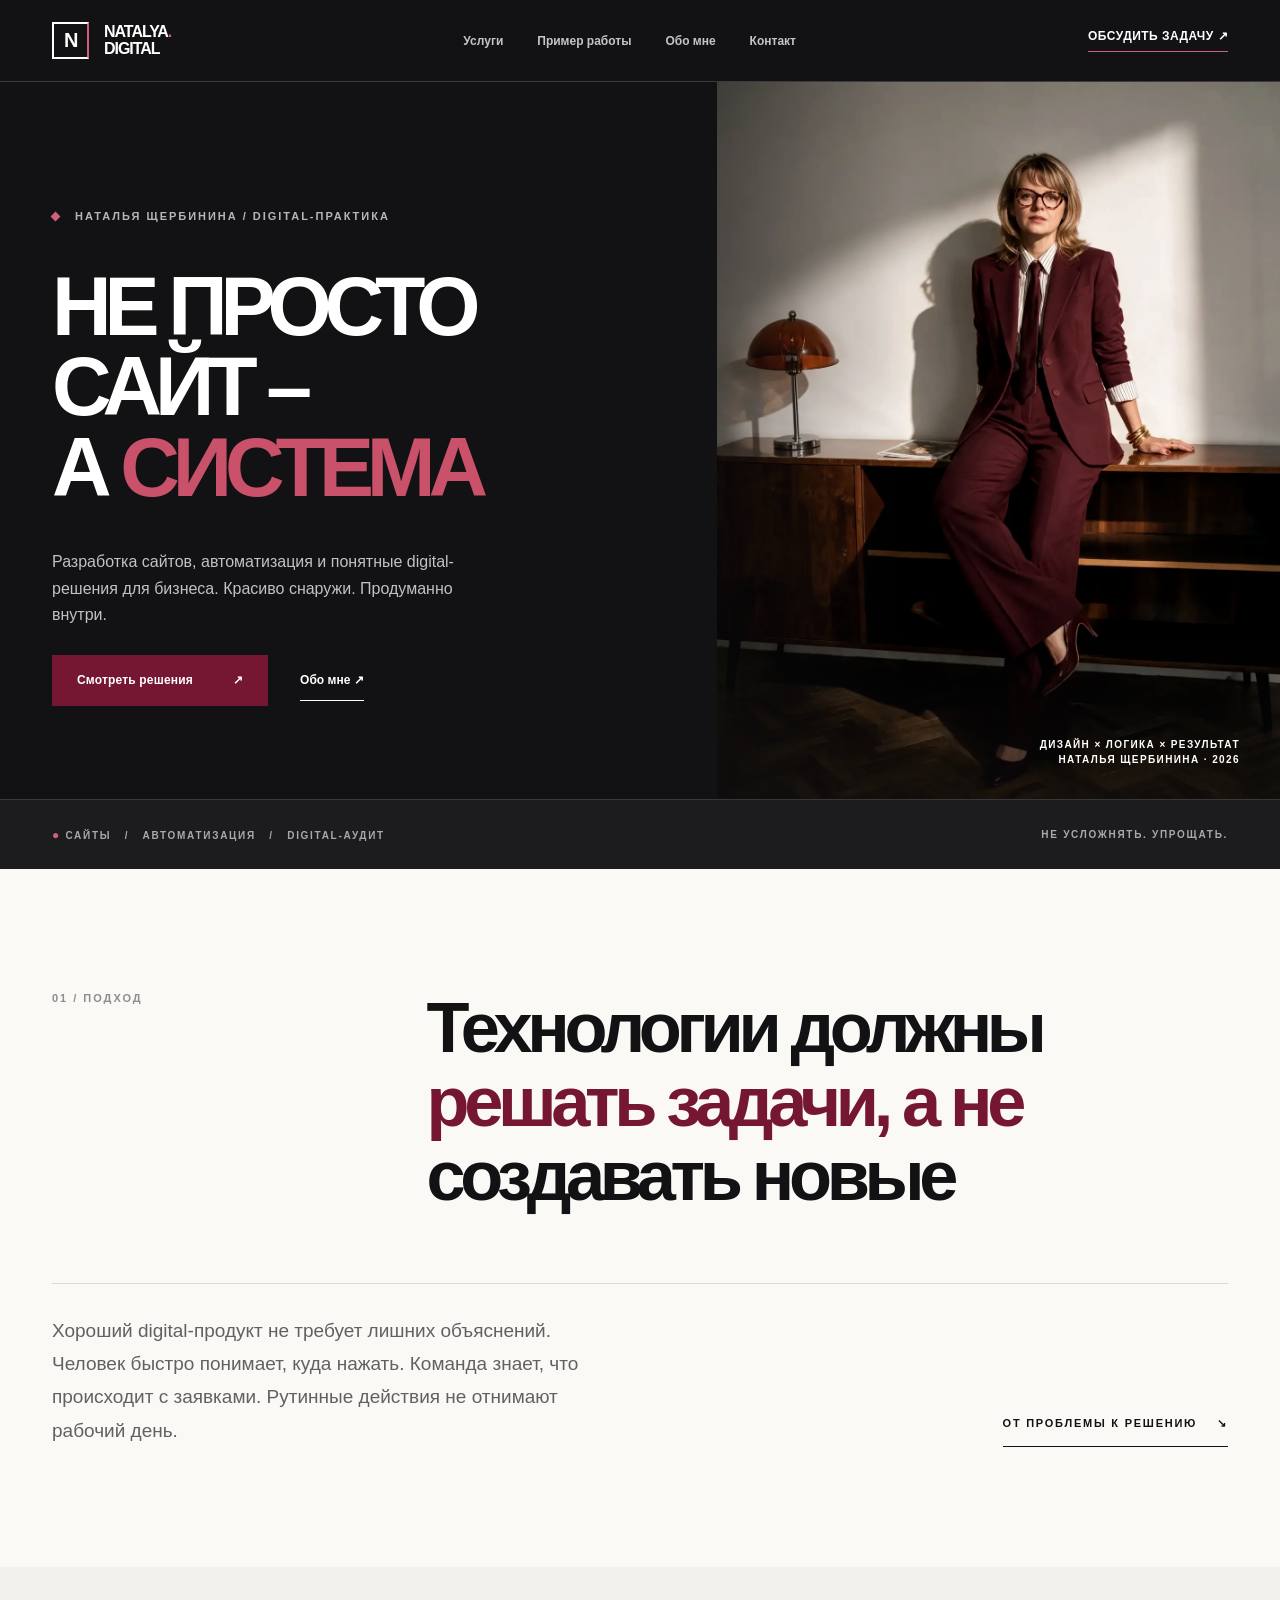
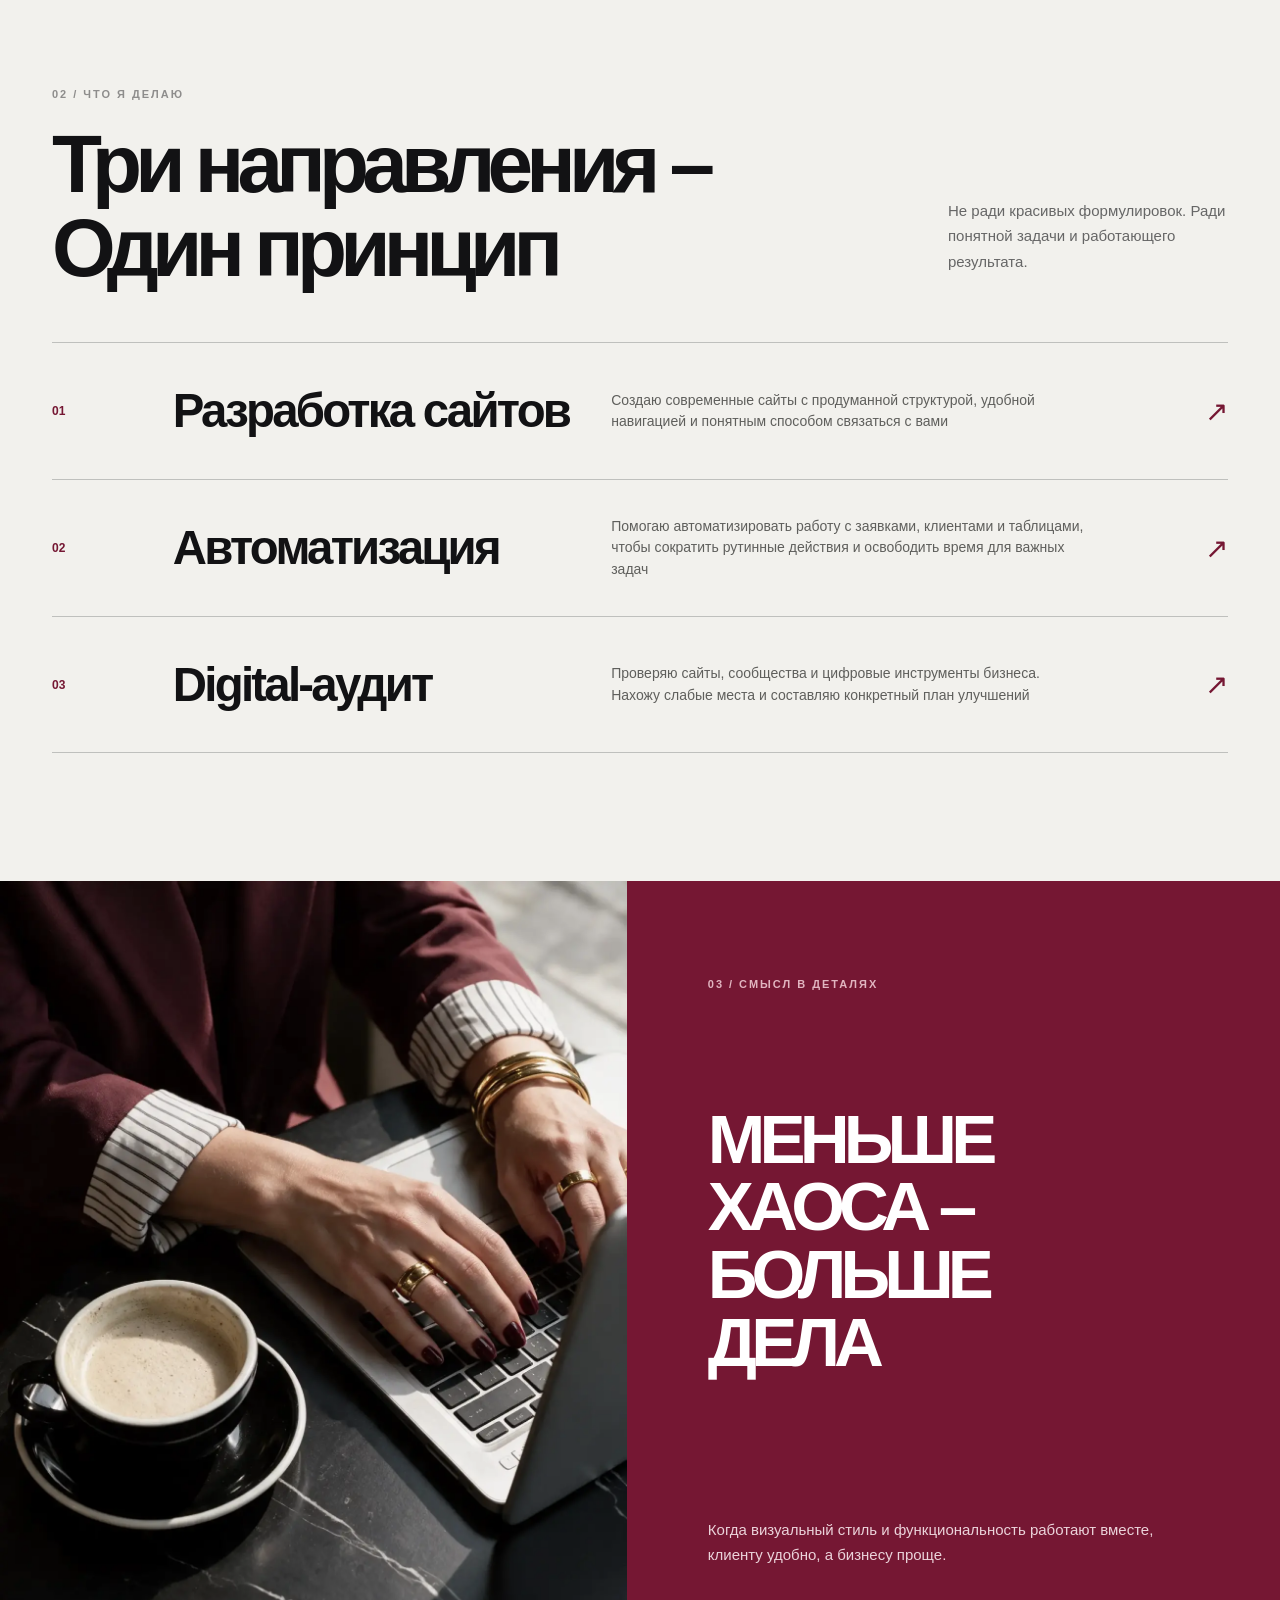
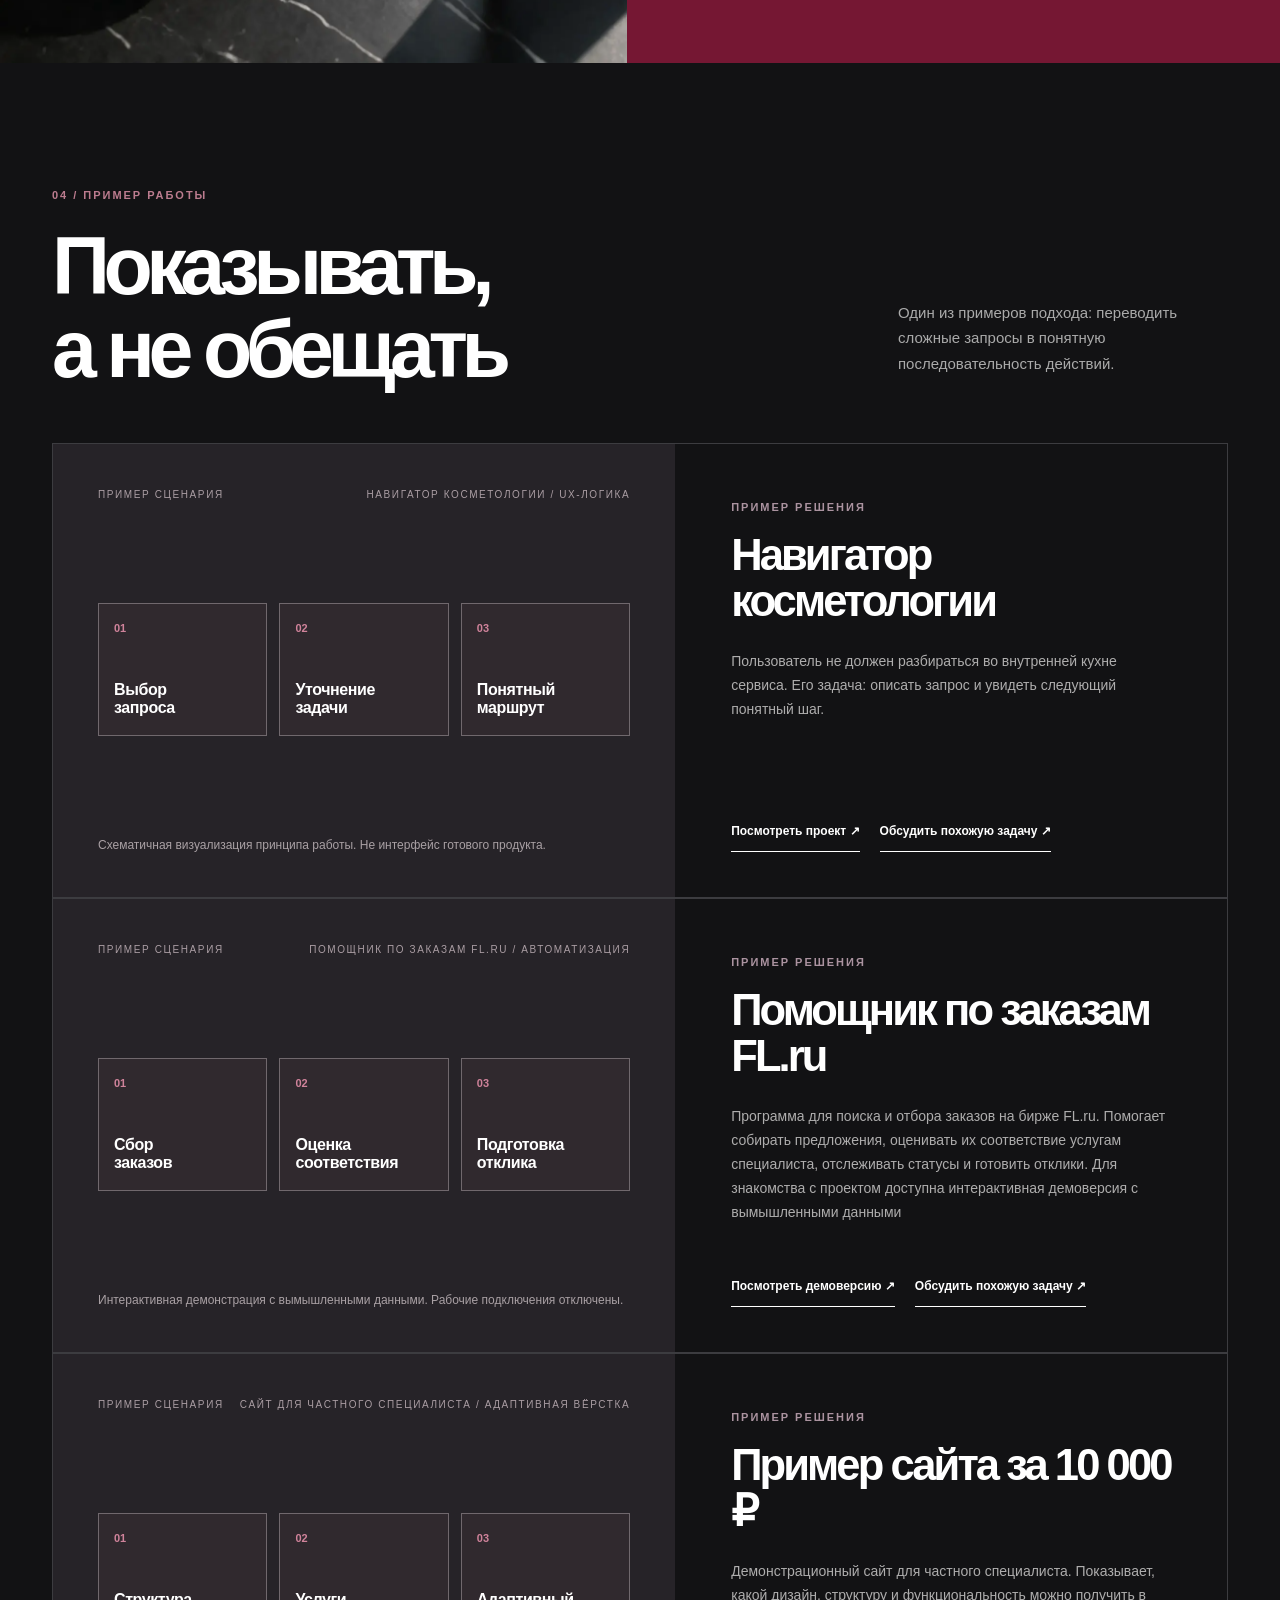
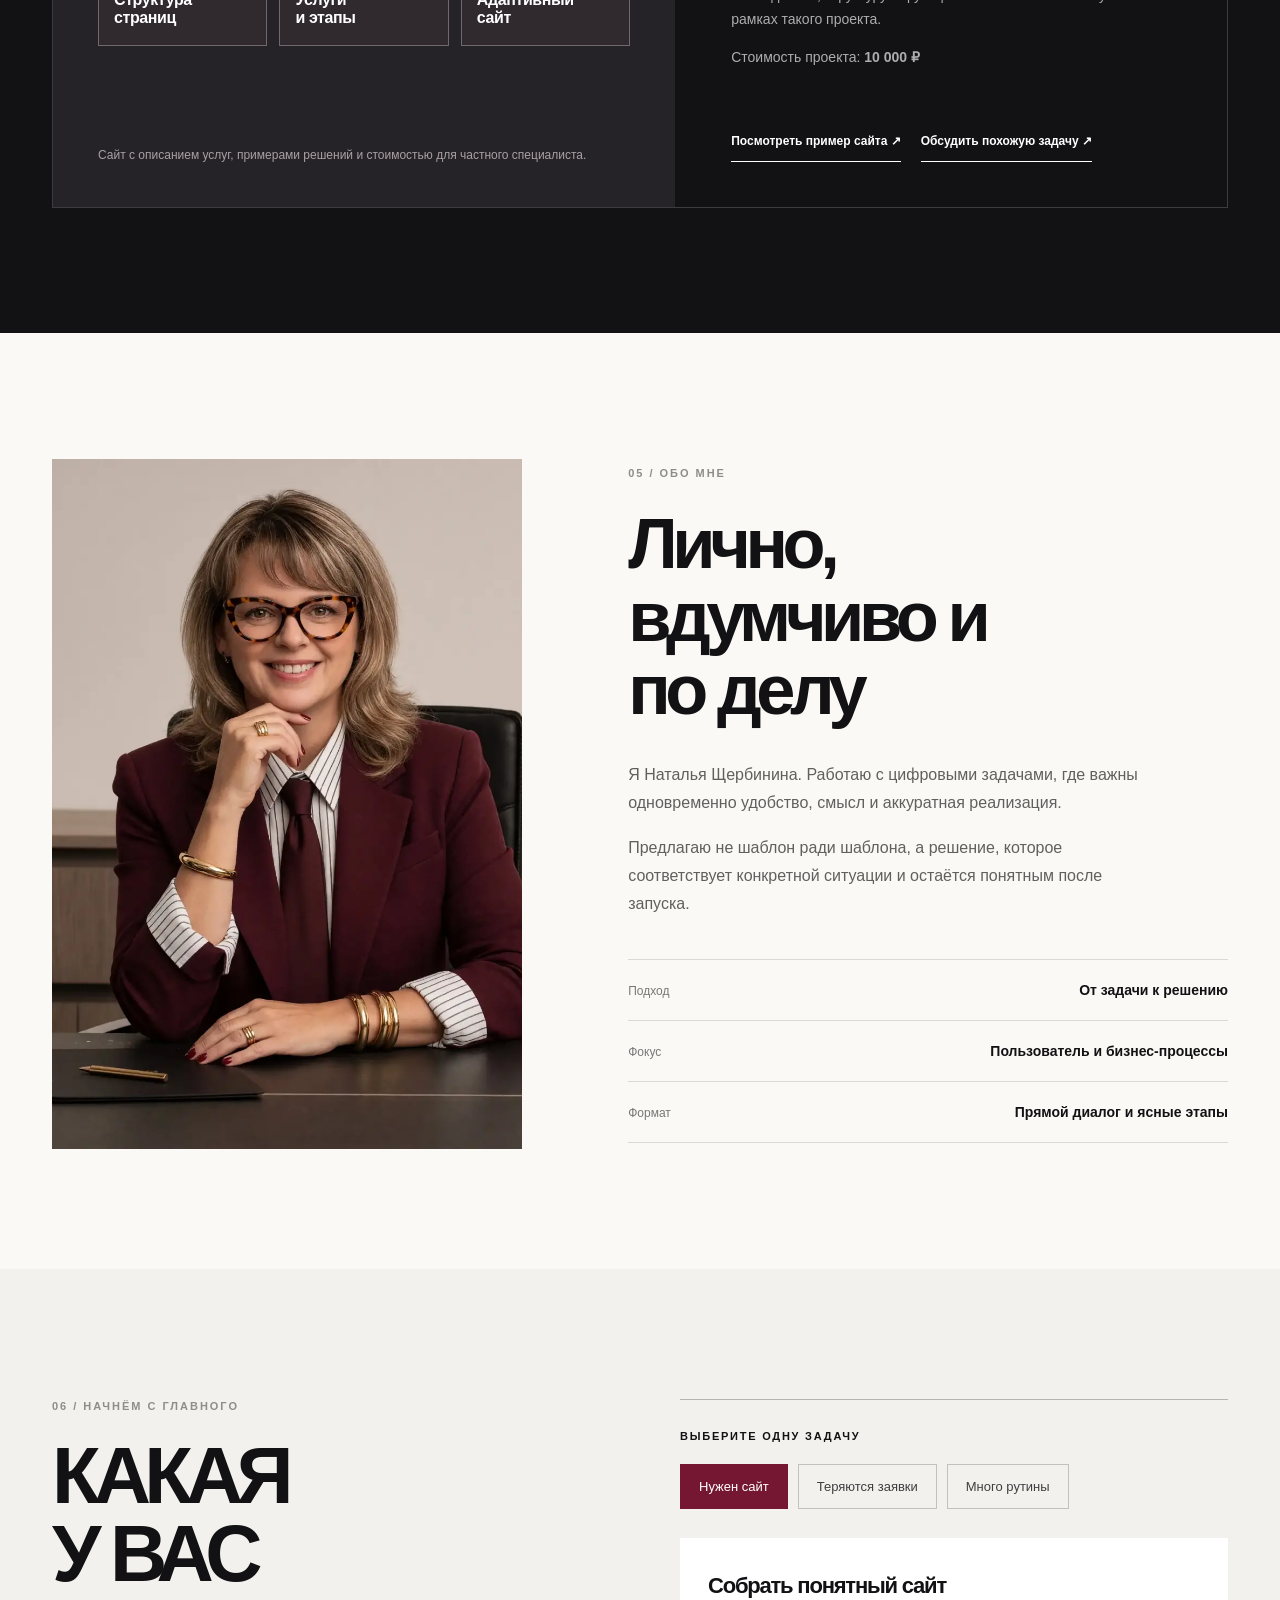
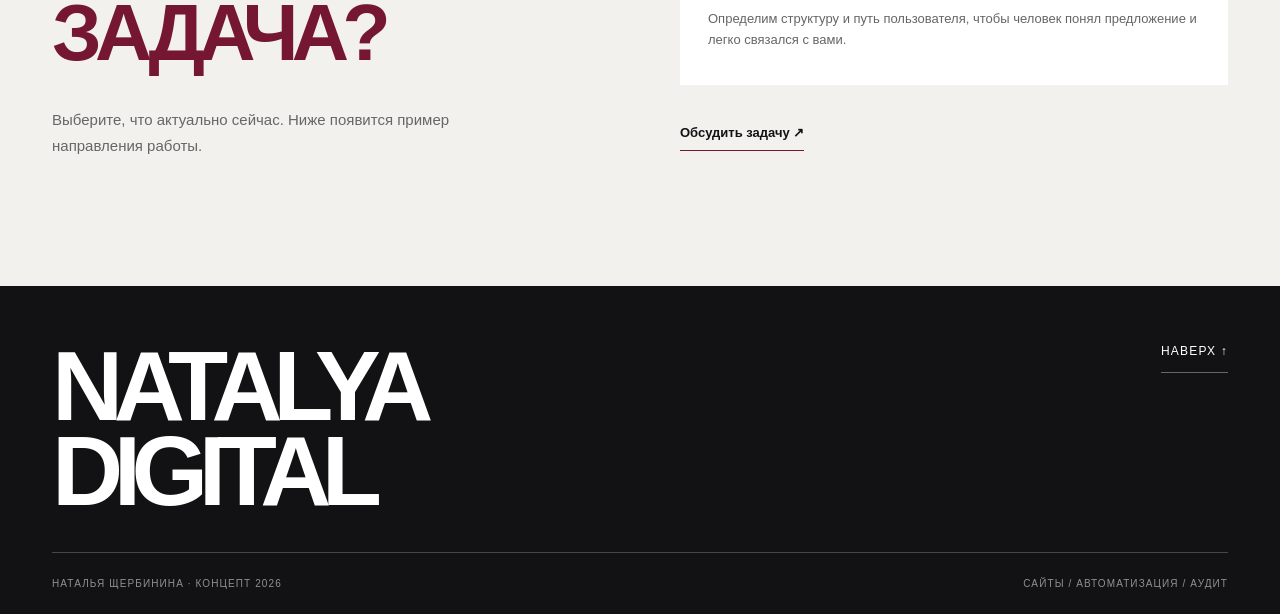
<file: index.html>
<!DOCTYPE html>
<html lang="ru">
<head>
<meta charset="UTF-8"><meta name="viewport" content="width=device-width, initial-scale=1">
<meta name="theme-color" content="#121214"><meta name="description" content="Наталья Щербинина. Современные сайты, автоматизация и digital-аудит для бизнеса.">
<title>Natalya Digital | Сайты и решения для бизнеса</title>
<style>
:root{--ink:#121214;--dark:#19191b;--white:#faf9f6;--milk:#f2f1ed;--grey:#aaa9a5;--line:#dcdad5;--burg:#751733;--accent:#ce607d;--offwhite:#f8f5f1}
*{box-sizing:border-box}html{scroll-behavior:smooth;scroll-padding-top:75px}body{margin:0;color:var(--ink);background:var(--white);font-family:'Inter Display','Inter',-apple-system,BlinkMacSystemFont,'Helvetica Neue',Arial,sans-serif;-webkit-font-smoothing:antialiased}a{text-decoration:none;color:inherit}button{font:inherit;cursor:pointer}img{display:block;width:100%;height:100%;object-fit:cover}::selection{color:white;background:var(--burg)}:focus-visible{outline:3px solid var(--accent);outline-offset:3px}
.wrap{width:min(1380px,calc(100% - 104px));margin:auto}.tag{font-size:11px;line-height:1.4;font-weight:700;letter-spacing:.18em;text-transform:uppercase}.tag--muted{color:#8e8d8c}.rule{border:0;border-top:1px solid var(--line);margin:0}.h-section{font-size:clamp(54px,6.5vw,100px);font-weight:650;letter-spacing:-.083em;line-height:1.02;margin:0}.content-section{padding:126px 0}.muted{color:#777774}.white{color:var(--white)}
.topbar{height:82px;background:var(--ink);color:white;border-bottom:1px solid #3b3b3e;position:sticky;top:0;z-index:100}.topbar>.wrap{height:100%;display:flex;align-items:center;justify-content:space-between;gap:30px}.brand{display:flex;align-items:center;gap:15px}.logo{height:37px;width:37px;border:2px solid #fff;border-right-color:var(--accent);display:grid;place-items:center;font-size:20px;font-weight:900;letter-spacing:-.06em}.brand .letter{font-size:16px;line-height:1.05;letter-spacing:-.065em;font-weight:850}.brand .letter span{color:var(--accent)}.desktop-nav{display:flex;align-items:center;gap:34px;color:#c5c5c6;font-size:12px;font-weight:600}.desktop-nav a:hover{color:#fff}.top-right{font-size:12px;letter-spacing:.04em;text-transform:uppercase;font-weight:700;border-bottom:1px solid var(--accent);padding-bottom:8px}.mobile-toggle{display:none;border:0;background:none;color:#fff;font-size:27px}
/* HERO */
.hero{background:var(--ink);color:white;overflow:hidden}.hero-body{min-height:717px;display:grid;grid-template-columns:56% 44%}.hero-copy{padding:74px 48px 40px max(52px,calc((100vw - 1380px)/2));position:relative;z-index:2;display:flex;flex-direction:column;align-items:flex-start;justify-content:center}.hero-brow{display:flex;gap:16px;align-items:center;color:#b7b6b7;margin-bottom:41px}.hero-brow .square{width:7px;height:7px;background:var(--accent);transform:rotate(45deg)}.hero-title{margin:0;max-width:920px;font-weight:750;letter-spacing:-.086em;line-height:.975;font-size:clamp(65px,6.45vw,112px);text-transform:uppercase;white-space:nowrap}.hero-title .last{color:#c9516a}.hero-small{font-size:16px;line-height:1.65;max-width:410px;color:#c3c1c1;margin:42px 0 27px}.hero-actions{display:flex;gap:32px;align-items:center;flex-wrap:wrap}.solid-action{padding:18px 25px;background:var(--burg);color:#fff;font-size:12px;line-height:1.2;font-weight:750;letter-spacing:.015em;display:inline-flex;align-items:center;gap:40px;transition:background .25s,transform .25s}.solid-action:hover{background:#a1284d;transform:translateY(-2px)}.text-action{font-size:12px;font-weight:700;border-bottom:1px solid currentColor;padding:13px 0;white-space:nowrap}.hero-photo{position:relative;min-width:0;overflow:hidden;background:#473735}.hero-photo img{object-position:47% 27%;filter:contrast(1.07) saturate(.87)}.hero-photo:after{position:absolute;inset:0;content:'';background:linear-gradient(90deg,rgba(18,18,20,.35),transparent 34%),linear-gradient(0deg,rgba(18,18,20,.42),transparent 23%);pointer-events:none}.hero-photo-text{position:absolute;z-index:1;color:#fff;bottom:32px;right:40px;text-align:right;font-size:10px;line-height:1.5;font-weight:650;letter-spacing:.14em}.hero-bottom{background:#1c1c1e;border-top:1px solid #38383a}.hero-bottom>.wrap{min-height:69px;display:flex;justify-content:space-between;align-items:center;gap:30px;color:#aaa9aa;font-size:10px;font-weight:700;letter-spacing:.17em;text-transform:uppercase}.hero-bottom b{font-size:12px;color:var(--accent);font-weight:700}
/* INTRO */
.intro{padding:122px 0 120px;background:var(--white)}.intro-heading{display:grid;grid-template-columns:31% 69%;gap:10px;align-items:start;margin-bottom:70px}.intro-heading h2{font-size:clamp(49px,5.5vw,88px);font-weight:650;letter-spacing:-.076em;line-height:1.05;margin:0}.intro-heading h2 em{font-style:normal;color:var(--burg)}.intro-split{display:grid;grid-template-columns:1fr 1fr;gap:64px;border-top:1px solid var(--line);padding-top:30px}.intro-split p{font-size:clamp(16px,1.5vw,19px);color:#616161;line-height:1.75;max-width:560px;margin:0}.intro-mini{align-self:end;display:flex;align-items:center;justify-content:space-between;gap:20px;font-size:11px;font-weight:750;letter-spacing:.16em;text-transform:uppercase;border-bottom:1px solid var(--ink);padding-bottom:16px;max-width:300px;margin-left:auto}
/* SERVICES */
.services{background:var(--milk);padding:120px 0 128px}.service-header{display:flex;justify-content:space-between;align-items:end;gap:40px;margin-bottom:53px}.service-header .h-section{font-size:clamp(60px,6.4vw,100px)}.service-header .desc{font-size:15px;line-height:1.7;color:#666;max-width:280px}.service-row{display:grid;grid-template-columns:9% 36% 1fr 6%;gap:15px;align-items:center;min-height:137px;border-top:1px solid #bfc0bd;transition:background .2s,padding .2s}.service-row:last-child{border-bottom:1px solid #bfc0bd}.service-row:hover{background:#fff;padding-left:18px}.num{font-size:12px;color:var(--burg);font-weight:750}.service-row h3{font-weight:650;letter-spacing:-.058em;font-size:clamp(30px,3.7vw,53px);margin:0;line-height:1.13}.service-row p{font-size:14px;color:#5f5f5c;line-height:1.55;max-width:475px;margin:0}.arrow{font-size:28px;text-align:right;color:var(--burg)}
/* PHOTO STRIP */
.statement{display:grid;grid-template-columns:49% 51%;background:var(--burg);min-height:600px;color:white}.statement-image{overflow:hidden}.statement-image img{object-position:48% 50%;filter:saturate(.85)}.statement-copy{padding:96px min(6.3vw,95px) 80px;display:flex;flex-direction:column;align-items:flex-start;justify-content:space-between}.statement-copy .tag{color:#e1b5c0}.statement-copy h2{font-size:clamp(60px,5.4vw,92px);line-height:.98;letter-spacing:-.085em;font-weight:680;text-transform:uppercase;margin:30px 0 42px}.statement-copy p{max-width:480px;color:#ebd3da;line-height:1.7;font-size:15px}
/* CASE */
.work{padding:125px 0;background:var(--ink);color:white}.work-head{display:flex;justify-content:space-between;align-items:end;gap:50px;margin-bottom:52px}.work-head h2{font-size:clamp(56px,6.3vw,98px);line-height:1.03;letter-spacing:-.08em;font-weight:650;margin:22px 0 0}.work-head p{font-size:15px;color:#aaa;max-width:330px;line-height:1.7}.work-grid{display:grid;grid-template-columns:1.06fr .94fr;border:1px solid #3c3c40;min-height:455px}.work-visual{background:#262328;padding:45px;display:flex;flex-direction:column;justify-content:space-between;gap:50px}.work-visual .top{display:flex;justify-content:space-between;font-size:10px;letter-spacing:.16em;color:#aa9da3}.flow{display:flex;align-items:stretch;gap:12px}.flow-step{min-height:133px;flex:1;border:1px solid #70686d;padding:18px 15px;display:flex;flex-direction:column;justify-content:space-between;background:#30292e}.flow-step span{color:#d0839b;font-size:11px;font-weight:800}.flow-step strong{font-size:16px;line-height:1.12;letter-spacing:-.025em}.work-visual .caption{font-size:12px;color:#a9a0a4}.work-copy{padding:56px 56px 45px;display:flex;flex-direction:column;align-items:start;justify-content:space-between}.work-actions{display:flex;align-items:center;gap:20px;flex-wrap:wrap}.work-copy h3{font-size:clamp(35px,3.4vw,56px);font-weight:650;line-height:1.06;letter-spacing:-.067em;margin:16px 0 25px}.work-copy p{line-height:1.72;font-size:14px;color:#aeadad;max-width:440px}.work-copy .text-action{color:#fff}
/* ABOUT */
.about{background:var(--white);padding:126px 0 120px}.about-grid{display:grid;grid-template-columns:40% 1fr;gap:9%;align-items:center}.about-image{height:690px;overflow:hidden;background:#a49c91}.about-image img{object-position:50% 29%}.about-copy h2{font-size:clamp(59px,5.5vw,90px);line-height:1.04;letter-spacing:-.077em;font-weight:650;margin:26px 0 34px}.about-copy>p{font-size:16px;color:#60605e;line-height:1.78;max-width:520px}.facts{border-top:1px solid var(--line);margin-top:40px}.fact{border-bottom:1px solid var(--line);padding:22px 0;display:flex;justify-content:space-between;align-items:baseline;gap:25px;font-size:14px;font-weight:650}.fact span:first-child{color:#777;font-size:12px;font-weight:500}
/* CTA */
.contact{background:var(--milk);padding:130px 0 0}.contact-inner{display:grid;grid-template-columns:1fr 1fr;gap:80px;padding-bottom:105px}.contact h2{font-size:clamp(65px,6.2vw,100px);font-weight:680;letter-spacing:-.085em;line-height:.99;margin:22px 0 35px}.contact h2 span{color:var(--burg)}.contact .hint{font-size:15px;line-height:1.7;color:#666;max-width:480px}.diag{padding:30px 0;border-top:1px solid #b6b5b2}.diag-label{font-size:11px;letter-spacing:.16em;text-transform:uppercase;font-weight:750;margin-bottom:22px}.diag-buttons{display:flex;gap:10px;flex-wrap:wrap}.diag-button{padding:14px 18px;border:1px solid #c4c1bd;background:transparent;color:#403f40;font-size:13px;transition:all .2s}.diag-button[aria-pressed=true]{background:var(--burg);color:white;border-color:var(--burg)}.diag-output{margin-top:29px;background:#fff;padding:25px 28px;min-height:147px;display:flex;flex-direction:column;justify-content:center}.diag-output strong{font-size:22px;letter-spacing:-.055em;font-weight:650}.diag-output p{font-size:13px;line-height:1.63;color:#666;margin:9px 0 0}.contact-links{display:flex;align-items:center;gap:28px;flex-wrap:wrap;margin-top:27px}.contact-links a{font-size:13px;font-weight:700;border-bottom:1px solid var(--burg);padding-bottom:10px}.footer{background:var(--ink);color:white}.footer-top{padding:58px 0 38px;display:flex;justify-content:space-between;align-items:start;gap:30px}.footer-title{font-size:clamp(54px,7.7vw,126px);letter-spacing:-.096em;line-height:.86;font-weight:800;margin:0}.footer-title span{color:var(--accent)}.footer-contact{font-size:12px;letter-spacing:.1em;text-transform:uppercase;border-bottom:1px solid #666;padding-bottom:14px;white-space:nowrap}.footer-bottom{padding:25px 0;display:flex;justify-content:space-between;gap:15px;border-top:1px solid #46464a;color:#8f9092;font-size:10px;letter-spacing:.11em;text-transform:uppercase}
@media(max-width:1150px){.hero-copy{padding-left:40px}.hero-title{font-size:clamp(56px,6.5vw,85px)}.wrap{width:calc(100% - 80px)}.hero-body{grid-template-columns:54% 46%}.work-visual{padding:28px}.statement-copy{padding:65px 55px}.about-image{height:600px}}
@media(max-width:760px){.topbar{height:68px}.wrap{width:calc(100% - 36px)}.topbar>.wrap{gap:10px}.desktop-nav{display:none;position:absolute;top:68px;left:0;right:0;background:#1b1b1c;flex-direction:column;align-items:stretch;padding:24px 26px;gap:21px;border-top:1px solid #343436}.desktop-nav.open{display:flex}.mobile-toggle{display:block}.top-right{margin-left:auto;font-size:10px;padding-bottom:6px}.brand{gap:8px}.logo{height:30px;width:30px;font-size:17px}.brand .letter{font-size:13px}.hero-body{display:flex;flex-direction:column}.hero-copy{padding:53px 18px 50px;order:1;min-height:490px}.hero-brow{font-size:9px;letter-spacing:.13em;margin-bottom:26px}.hero-title{font-size:clamp(43px,10.2vw,80px);letter-spacing:-.085em;white-space:normal}.hero-small{margin:24px 0 20px;font-size:14px;line-height:1.6}.hero-actions{gap:17px}.solid-action{padding:16px 18px;font-size:11px;gap:20px}.text-action{font-size:11px}.hero-photo{order:2;height:460px}.hero-photo img{object-position:50% 24%}.hero-photo-text{right:18px;bottom:18px}.hero-bottom>.wrap{min-height:62px;font-size:8px;letter-spacing:.09em}.hero-bottom .right{display:none}.intro{padding:85px 0}.intro-heading{grid-template-columns:1fr;gap:25px;margin-bottom:38px}.intro-heading h2{font-size:clamp(42px,10vw,64px)}.intro-split{grid-template-columns:1fr;gap:22px}.intro-split p{font-size:15px}.intro-mini{margin-left:0}.services{padding:85px 0}.service-header{display:block;margin-bottom:36px}.service-header .h-section{font-size:clamp(48px,12.5vw,68px)}.service-header .desc{font-size:14px;margin-top:24px}.service-row{grid-template-columns:35px 1fr 25px;gap:10px;padding:27px 0;min-height:0}.service-row h3{font-size:33px}.service-row p{grid-column:2/3;grid-row:2;max-width:400px;font-size:13px}.service-row .arrow{grid-column:3;grid-row:1}.statement{grid-template-columns:1fr}.statement-image{height:380px}.statement-copy{min-height:450px;padding:45px 20px}.statement-copy h2{font-size:clamp(61px,11vw,82px)}.work{padding:85px 0}.work-head{display:block}.work-head h2{font-size:64px}.work-head p{font-size:14px}.work-grid{grid-template-columns:1fr}.work-visual{padding:18px;min-height:300px}.flow{gap:6px}.flow-step{padding:12px 8px;min-height:105px}.flow-step strong{font-size:12px}.work-copy{padding:37px 25px;min-height:360px}.work-copy h3{font-size:43px}.about{padding:85px 0}.about-grid{grid-template-columns:1fr;gap:38px}.about-image{height:510px}.about-copy h2{font-size:64px}.about-copy>p{font-size:15px}.contact{padding:90px 0 0}.contact-inner{grid-template-columns:1fr;gap:36px;padding-bottom:70px}.contact h2{font-size:68px}.contact .hint{font-size:14px}.diag-button{font-size:12px}.footer-top{padding-top:49px;display:block}.footer-title{font-size:clamp(53px,13vw,84px)}.footer-contact{display:inline-block;margin-top:34px}.footer-bottom{flex-direction:column;gap:12px}}

@media(max-width:360px){.work-head h2{font-size:50px}.service-row>*{min-width:0}.work-grid>*{min-width:0}.work-visual .top{min-width:0}.work-visual .top span{min-width:0;overflow-wrap:anywhere}}
@media(prefers-reduced-motion:reduce){html{scroll-behavior:auto}*{transition:none!important;animation:none!important}}
</style>
</head>
<body>
<header class="topbar"><div class="wrap"><a class="brand" href="#top" aria-label="Главная"><span class="logo">N</span><span class="letter">NATALYA<span>.</span><br>DIGITAL</span></a><nav class="desktop-nav" id="menu"><a href="#services">Услуги</a><a href="#work">Пример работы</a><a href="#about">Обо мне</a><a href="#contact">Контакт</a></nav><a href="#contact" class="top-right">Обсудить задачу ↗</a><button class="mobile-toggle" aria-label="Открыть меню" aria-expanded="false" aria-controls="menu">☰</button></div></header>
<main id="top">
<section class="hero"><div class="hero-body"><div class="hero-copy"><div class="hero-brow tag"><span class="square"></span>НАТАЛЬЯ ЩЕРБИНИНА / DIGITAL-ПРАКТИКА</div><h1 class="hero-title">НЕ ПРОСТО<br>САЙТ –<br>А <span class="last">СИСТЕМА</span></h1><p class="hero-small">Разработка сайтов, автоматизация и понятные digital-решения для бизнеса. Красиво снаружи. Продуманно внутри.</p><div class="hero-actions"><a class="solid-action" href="#services">Смотреть решения <span>↗</span></a><a class="text-action" href="#about">Обо мне ↗</a></div></div><div class="hero-photo"><img src="images/image-12-10-26-12-49-2.webp" alt="Наталья Щербинина в бордовом костюме на фоне минималистичного интерьера" fetchpriority="high"><div class="hero-photo-text">ДИЗАЙН × ЛОГИКА × РЕЗУЛЬТАТ<br>НАТАЛЬЯ ЩЕРБИНИНА · 2026</div></div></div><div class="hero-bottom"><div class="wrap"><span><b>●</b> САЙТЫ &nbsp; / &nbsp; АВТОМАТИЗАЦИЯ &nbsp; / &nbsp; DIGITAL-АУДИТ</span><span class="right">НЕ УСЛОЖНЯТЬ. УПРОЩАТЬ.</span></div></div></section>
<section class="intro" id="intro"><div class="wrap"><div class="intro-heading"><span class="tag tag--muted">01 / ПОДХОД</span><h2>Технологии должны <em>решать задачи, а не</em><br>создавать новые</h2></div><div class="intro-split"><p>Хороший digital-продукт не требует лишних объяснений. Человек быстро понимает, куда нажать. Команда знает, что происходит с заявками. Рутинные действия не отнимают рабочий день.</p><a class="intro-mini" href="#services">От проблемы к решению <span>↘</span></a></div></div></section>
<section class="services" id="services"><div class="wrap"><div class="service-header"><div><div class="tag tag--muted">02 / ЧТО Я ДЕЛАЮ</div><h2 class="h-section" style="margin-top:20px">Три направления –<br>Один принцип</h2></div><p class="desc">Не ради красивых формулировок. Ради понятной задачи и работающего результата.</p></div><div class="service-list"><a class="service-row" href="website-development.html"><span class="num">01</span><h3>Разработка сайтов</h3><p>Создаю современные сайты с продуманной структурой, удобной навигацией и понятным способом связаться с вами</p><span class="arrow">↗</span></a><a class="service-row" href="automation.html"><span class="num">02</span><h3>Автоматизация</h3><p>Помогаю автоматизировать работу с заявками, клиентами и таблицами, чтобы сократить рутинные действия и освободить время для важных задач</p><span class="arrow">↗</span></a><a class="service-row" href="digital-audit.html"><span class="num">03</span><h3>Digital-аудит</h3><p>Проверяю сайты, сообщества и цифровые инструменты бизнеса. Нахожу слабые места и составляю конкретный план улучшений</p><span class="arrow">↗</span></a></div></div></section>
<section class="statement"><div class="statement-image"><img src="images/image-12-10-26-12-49.webp" alt="Рабочий процесс: руки за ноутбуком и чашка кофе" loading="eager"></div><div class="statement-copy"><div class="tag">03 / СМЫСЛ В ДЕТАЛЯХ</div><h2>МЕНЬШЕ<br>ХАОСА –<br>БОЛЬШЕ<br>ДЕЛА</h2><p>Когда визуальный стиль и функциональность работают вместе, клиенту удобно, а бизнесу проще.</p></div></section>
<section class="work" id="work"><div class="wrap"><div class="work-head"><div><div class="tag" style="color:#bc7c8f">04 / ПРИМЕР РАБОТЫ</div><h2>Показывать,<br>а не обещать</h2></div><p>Один из примеров подхода: переводить сложные запросы в понятную последовательность действий.</p></div><div class="work-grid"><div class="work-visual"><div class="top"><span>ПРИМЕР СЦЕНАРИЯ</span><span>НАВИГАТОР КОСМЕТОЛОГИИ / UX-ЛОГИКА</span></div><div class="flow"><div class="flow-step"><span>01</span><strong>Выбор<br>запроса</strong></div><div class="flow-step"><span>02</span><strong>Уточнение<br>задачи</strong></div><div class="flow-step"><span>03</span><strong>Понятный<br>маршрут</strong></div></div><div class="caption">Схематичная визуализация принципа работы. Не интерфейс готового продукта.</div></div><div class="work-copy"><div><div class="tag" style="color:#ab93a0">ПРИМЕР РЕШЕНИЯ</div><h3>Навигатор косметологии</h3><p>Пользователь не должен разбираться во внутренней кухне сервиса. Его задача: описать запрос и увидеть следующий понятный шаг.</p></div><div class="work-actions"><a href="https://cosmetology-navigator.vercel.app/" class="text-action" target="_blank" rel="noopener noreferrer">Посмотреть проект ↗</a><a href="#contact" class="text-action">Обсудить похожую задачу ↗</a></div></div></div><div class="work-grid"><div class="work-visual"><div class="top"><span>ПРИМЕР СЦЕНАРИЯ</span><span>ПОМОЩНИК ПО ЗАКАЗАМ FL.RU / АВТОМАТИЗАЦИЯ</span></div><div class="flow"><div class="flow-step"><span>01</span><strong>Сбор<br>заказов</strong></div><div class="flow-step"><span>02</span><strong>Оценка<br>соответствия</strong></div><div class="flow-step"><span>03</span><strong>Подготовка<br>отклика</strong></div></div><div class="caption">Интерактивная демонстрация с вымышленными данными. Рабочие подключения отключены.</div></div><div class="work-copy"><div><div class="tag" style="color:#ab93a0">ПРИМЕР РЕШЕНИЯ</div><h3>Помощник по заказам FL.ru</h3><p>Программа для поиска и отбора заказов на бирже FL.ru. Помогает собирать предложения, оценивать их соответствие услугам специалиста, отслеживать статусы и готовить отклики. Для знакомства с проектом доступна интерактивная демоверсия с вымышленными данными</p></div><div class="work-actions"><a href="https://job-search-assistant-demo.vercel.app/" class="text-action" target="_blank" rel="noopener noreferrer">Посмотреть демоверсию ↗</a><a href="#contact" class="text-action">Обсудить похожую задачу ↗</a></div></div></div></div></section>
<section class="about" id="about"><div class="wrap"><div class="about-grid"><div class="about-image"><img src="images/image-12-10-26-12-49-9.webp" alt="Наталья Щербинина, деловой портрет" loading="eager"></div><div class="about-copy"><div class="tag tag--muted">05 / ОБО МНЕ</div><h2>Лично,<br>вдумчиво и<br>по делу</h2><p>Я Наталья Щербинина. Работаю с цифровыми задачами, где важны одновременно удобство, смысл и аккуратная реализация.</p><p>Предлагаю не шаблон ради шаблона, а решение, которое соответствует конкретной ситуации и остаётся понятным после запуска.</p><div class="facts"><div class="fact"><span>Подход</span><strong>От задачи к решению</strong></div><div class="fact"><span>Фокус</span><strong>Пользователь и бизнес-процессы</strong></div><div class="fact"><span>Формат</span><strong>Прямой диалог и ясные этапы</strong></div></div></div></div></div></section>
<section class="contact" id="contact"><div class="wrap"><div class="contact-inner"><div><div class="tag tag--muted">06 / НАЧНЁМ С ГЛАВНОГО</div><h2>КАКАЯ<br>У ВАС<br><span>ЗАДАЧА?</span></h2><p class="hint">Выберите, что актуально сейчас. Ниже появится пример направления работы.</p></div><div class="diag"><div class="diag-label">ВЫБЕРИТЕ ОДНУ ЗАДАЧУ</div><div class="diag-buttons"><button type="button" class="diag-button" data-problem="site" aria-pressed="true">Нужен сайт</button><button type="button" class="diag-button" data-problem="lead" aria-pressed="false">Теряются заявки</button><button type="button" class="diag-button" data-problem="routine" aria-pressed="false">Много рутины</button></div><div class="diag-output" aria-live="polite"><strong id="rec-title">Собрать понятный сайт</strong><p id="rec-body">Определим структуру и путь пользователя, чтобы человек понял предложение и легко связался с вами.</p></div><div class="contact-links"><a href="https://natalya-digital.ru/" target="_blank" rel="noopener noreferrer">Перейти на действующий сайт ↗</a></div></div></div></div></section>
</main>
<footer class="footer"><div class="wrap"><div class="footer-top"><h2 class="footer-title">NATALYA<span></span><br>DIGITAL</h2><a class="footer-contact" href="#top">Наверх ↑</a></div><div class="footer-bottom"><span>НАТАЛЬЯ ЩЕРБИНИНА · КОНЦЕПТ 2026</span><span>САЙТЫ / АВТОМАТИЗАЦИЯ / АУДИТ</span></div></div></footer>
<script>
const m=document.querySelector('.mobile-toggle'), n=document.getElementById('menu');m.addEventListener('click',()=>{let isOpen=n.classList.toggle('open');m.setAttribute('aria-expanded',String(isOpen));m.textContent=isOpen?'×':'☰'});n.querySelectorAll('a').forEach(a=>a.addEventListener('click',()=>{n.classList.remove('open');m.setAttribute('aria-expanded','false');m.textContent='☰'}));
const data={site:['Собрать понятный сайт','Определим структуру и путь пользователя, чтобы человек понял предложение и легко связался с вами.'],lead:['Найти, где теряются обращения','Разберём точки входа и обработку заявок, затем предложим более прозрачный маршрут.'],routine:['Упростить повторяющиеся операции','Посмотрим, какие процессы отнимают больше всего времени, и где будет уместна автоматизация.']};
document.querySelectorAll('[data-problem]').forEach(b=>b.addEventListener('click',()=>{document.querySelectorAll('[data-problem]').forEach(x=>x.setAttribute('aria-pressed','false'));b.setAttribute('aria-pressed','true');document.getElementById('rec-title').textContent=data[b.dataset.problem][0];document.getElementById('rec-body').textContent=data[b.dataset.problem][1]}));
</script>
<script>
(function(){
  var wrap=document.querySelector('.work .wrap');
  if(!wrap||wrap.querySelector('[data-third-project]'))return;
  var card=document.createElement('div');
  card.className='work-grid';
  card.setAttribute('data-third-project','true');
  card.innerHTML='<div class="work-visual"><div class="top"><span>ПРИМЕР СЦЕНАРИЯ</span><span>САЙТ ДЛЯ ЧАСТНОГО СПЕЦИАЛИСТА / АДАПТИВНАЯ ВЁРСТКА</span></div><div class="flow"><div class="flow-step"><span>01</span><strong>Структура<br>страниц</strong></div><div class="flow-step"><span>02</span><strong>Услуги<br>и этапы</strong></div><div class="flow-step"><span>03</span><strong>Адаптивный<br>сайт</strong></div></div><div class="caption">Сайт с описанием услуг, примерами решений и стоимостью для частного специалиста.</div></div><div class="work-copy"><div><div class="tag" style="color:#ab93a0">ПРИМЕР РЕШЕНИЯ</div><h3>Сайт для частного специалиста</h3><p>Разработка адаптивного сайта с описанием услуг, этапов работы, примерами решений и стоимостью. Продумана структура страниц, удобная навигация и отображение на компьютере и телефоне.</p><p class="project-price">Стоимость проекта: <strong>10 000 ₽</strong></p></div><div class="work-actions"><a href="/primer-sayta/" class="text-action">Посмотреть сайт ↗</a><a href="#contact" class="text-action">Обсудить похожую задачу ↗</a></div></div>';
  wrap.appendChild(card);
}());
</script>
<script>
(function(){
  var card=document.querySelector('[data-third-project]');
  if(card){
    var title=card.querySelector('h3');
    var copy=card.querySelector('.work-copy p');
    var action=card.querySelector('.work-actions .text-action');
    if(title) title.textContent='Пример сайта за 10 000 ₽';
    if(copy) copy.textContent='Демонстрационный сайт для частного специалиста. Показывает, какой дизайн, структуру и функциональность можно получить в рамках такого проекта.';
    if(action){ action.textContent='Посмотреть пример сайта ↗'; }
  }
  var old=document.querySelector('.contact-links a[href="https://natalya-digital.ru/"]');
  if(old){
    var pending=document.createElement('a');
    pending.className='text-action';
    pending.setAttribute('href','https://t.me/natalya_shcherba');
    pending.setAttribute('target','_blank');
    pending.setAttribute('rel','noopener noreferrer');
    pending.textContent='Обсудить задачу ↗';
    old.replaceWith(pending);
  }
}());
</script>
</body>
</html>
</file>
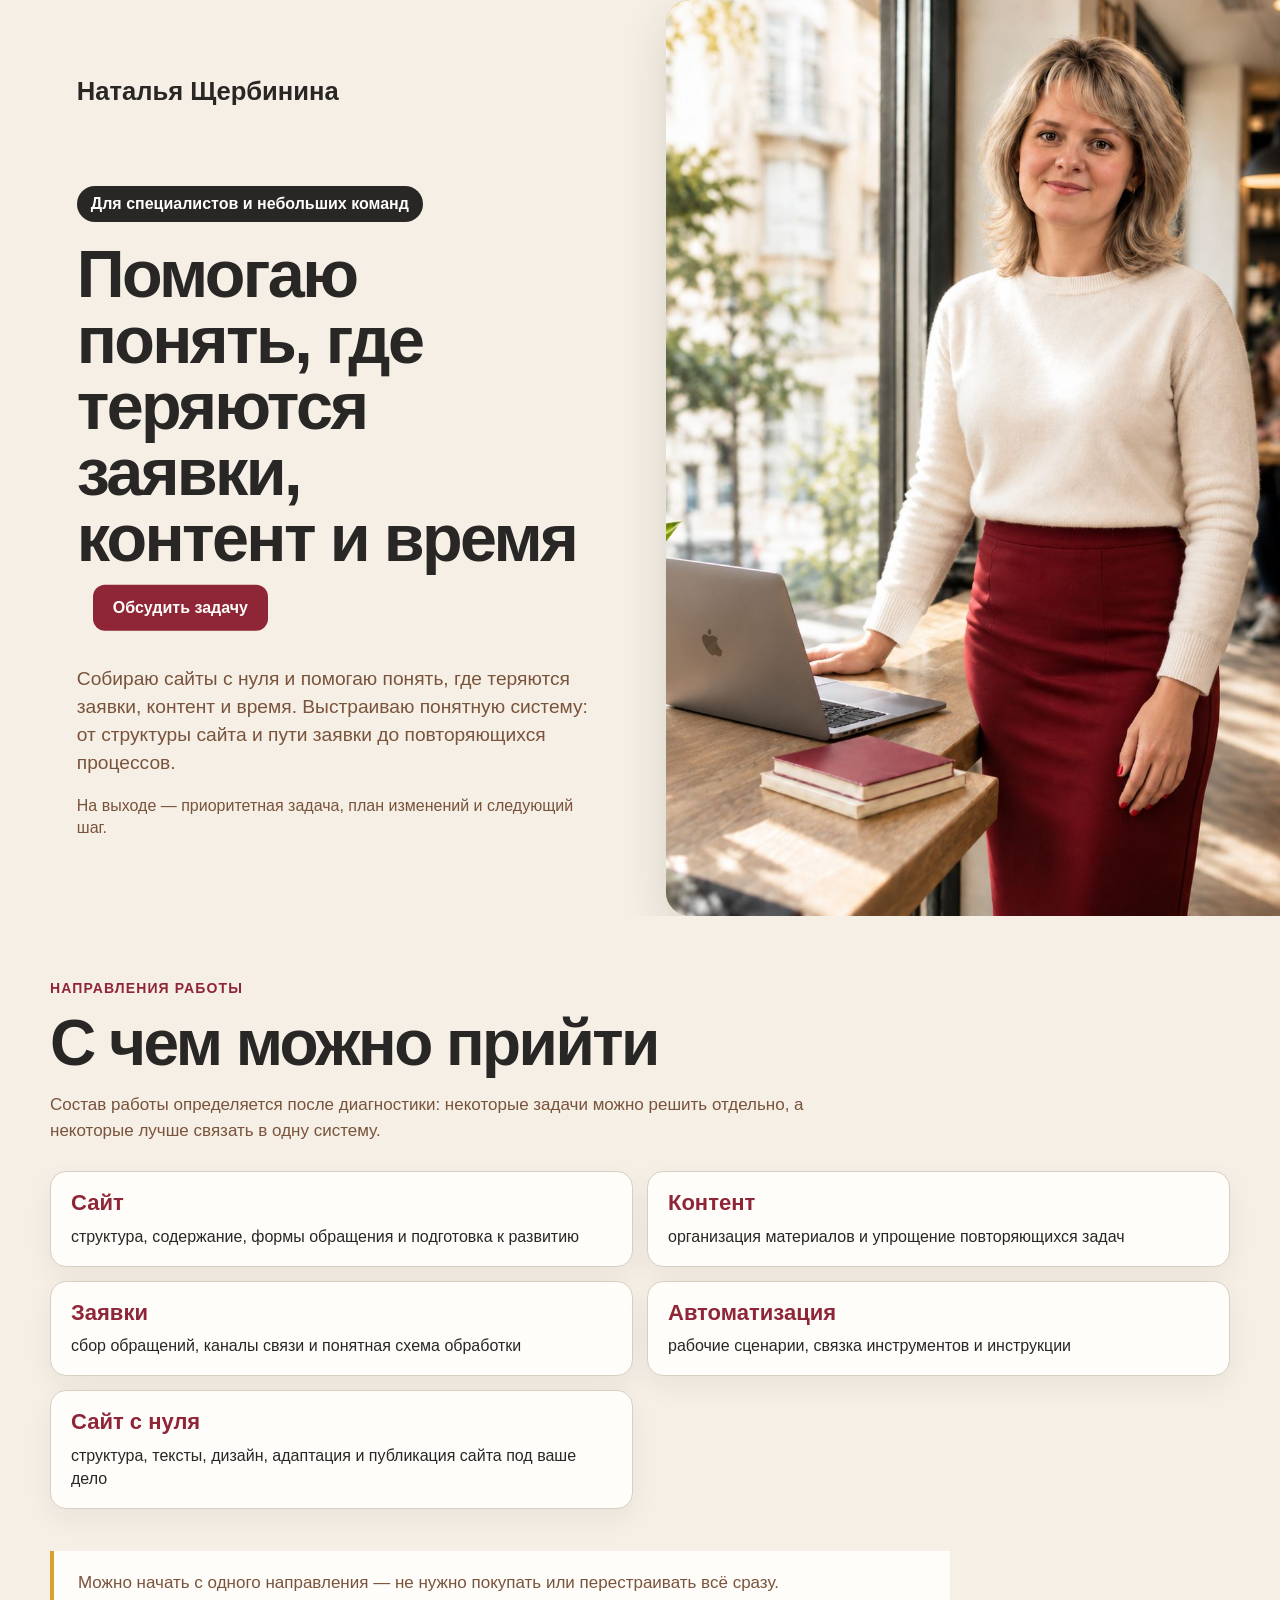
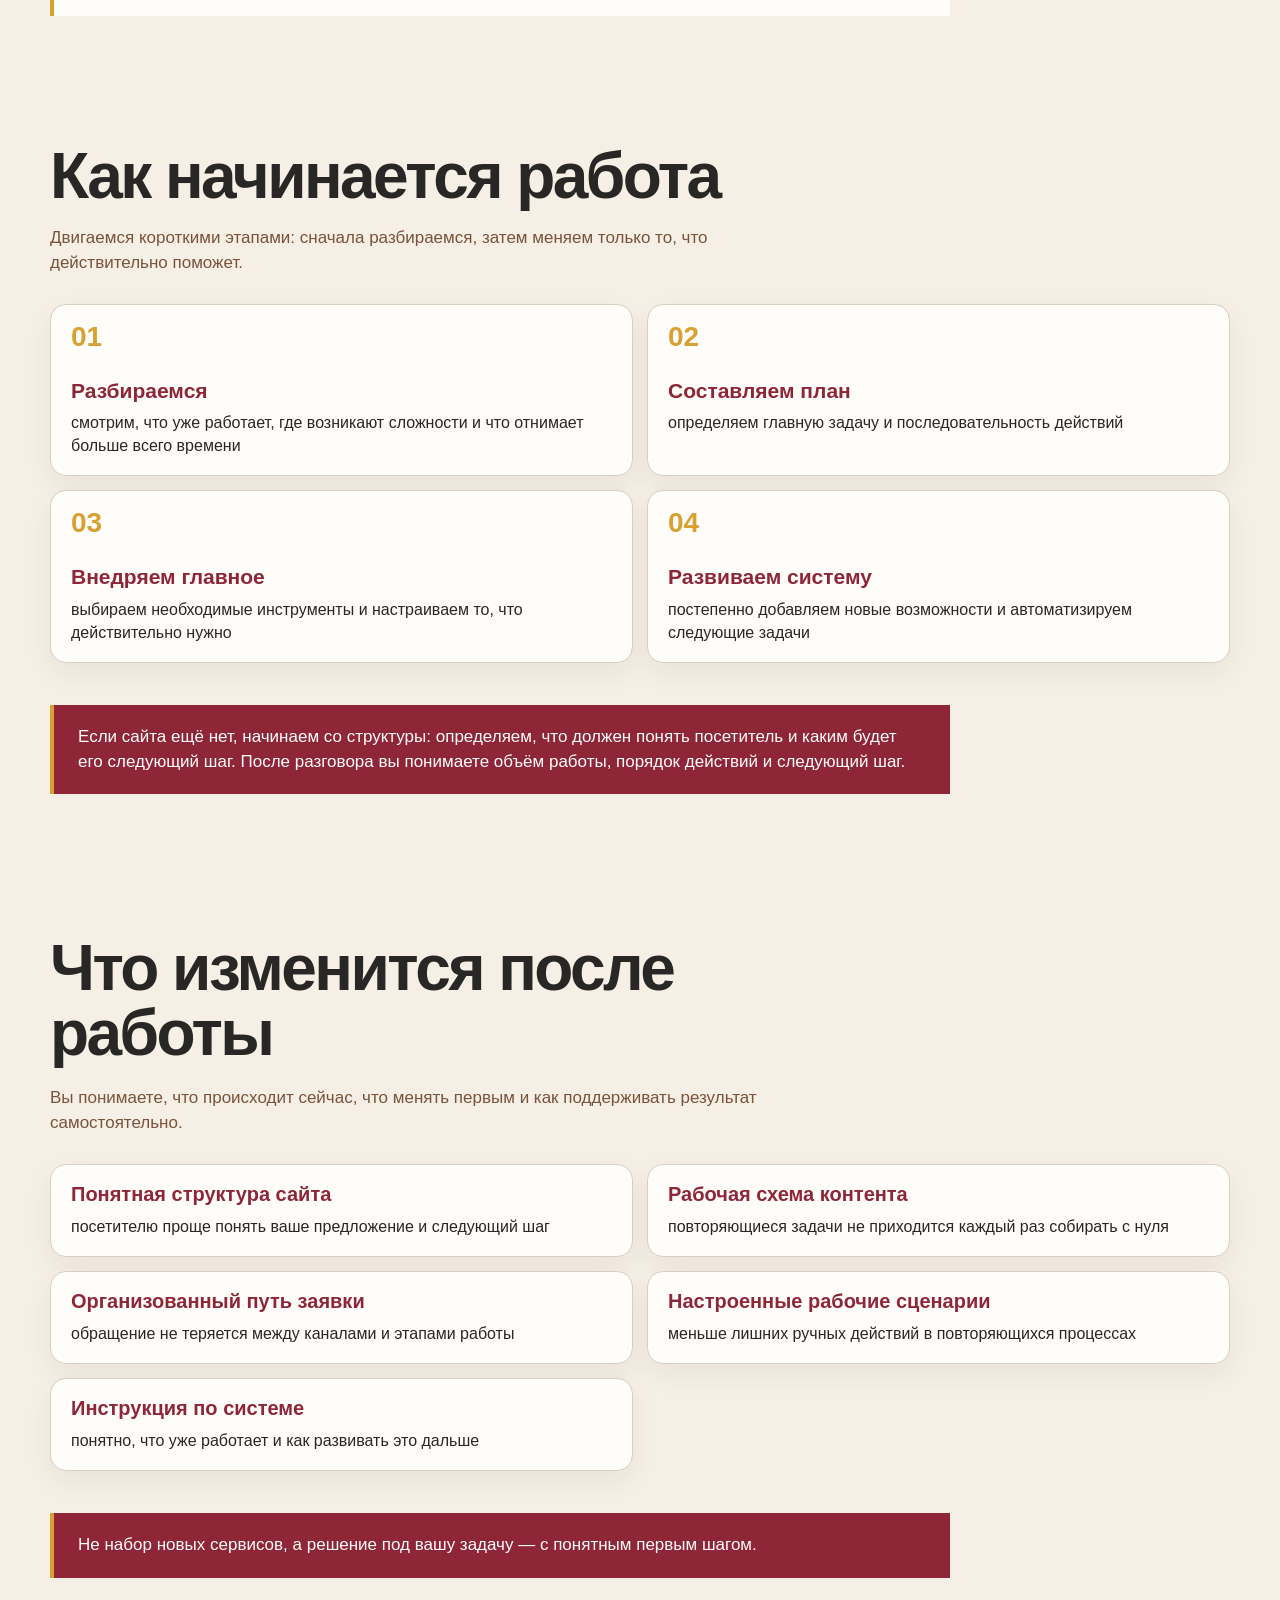
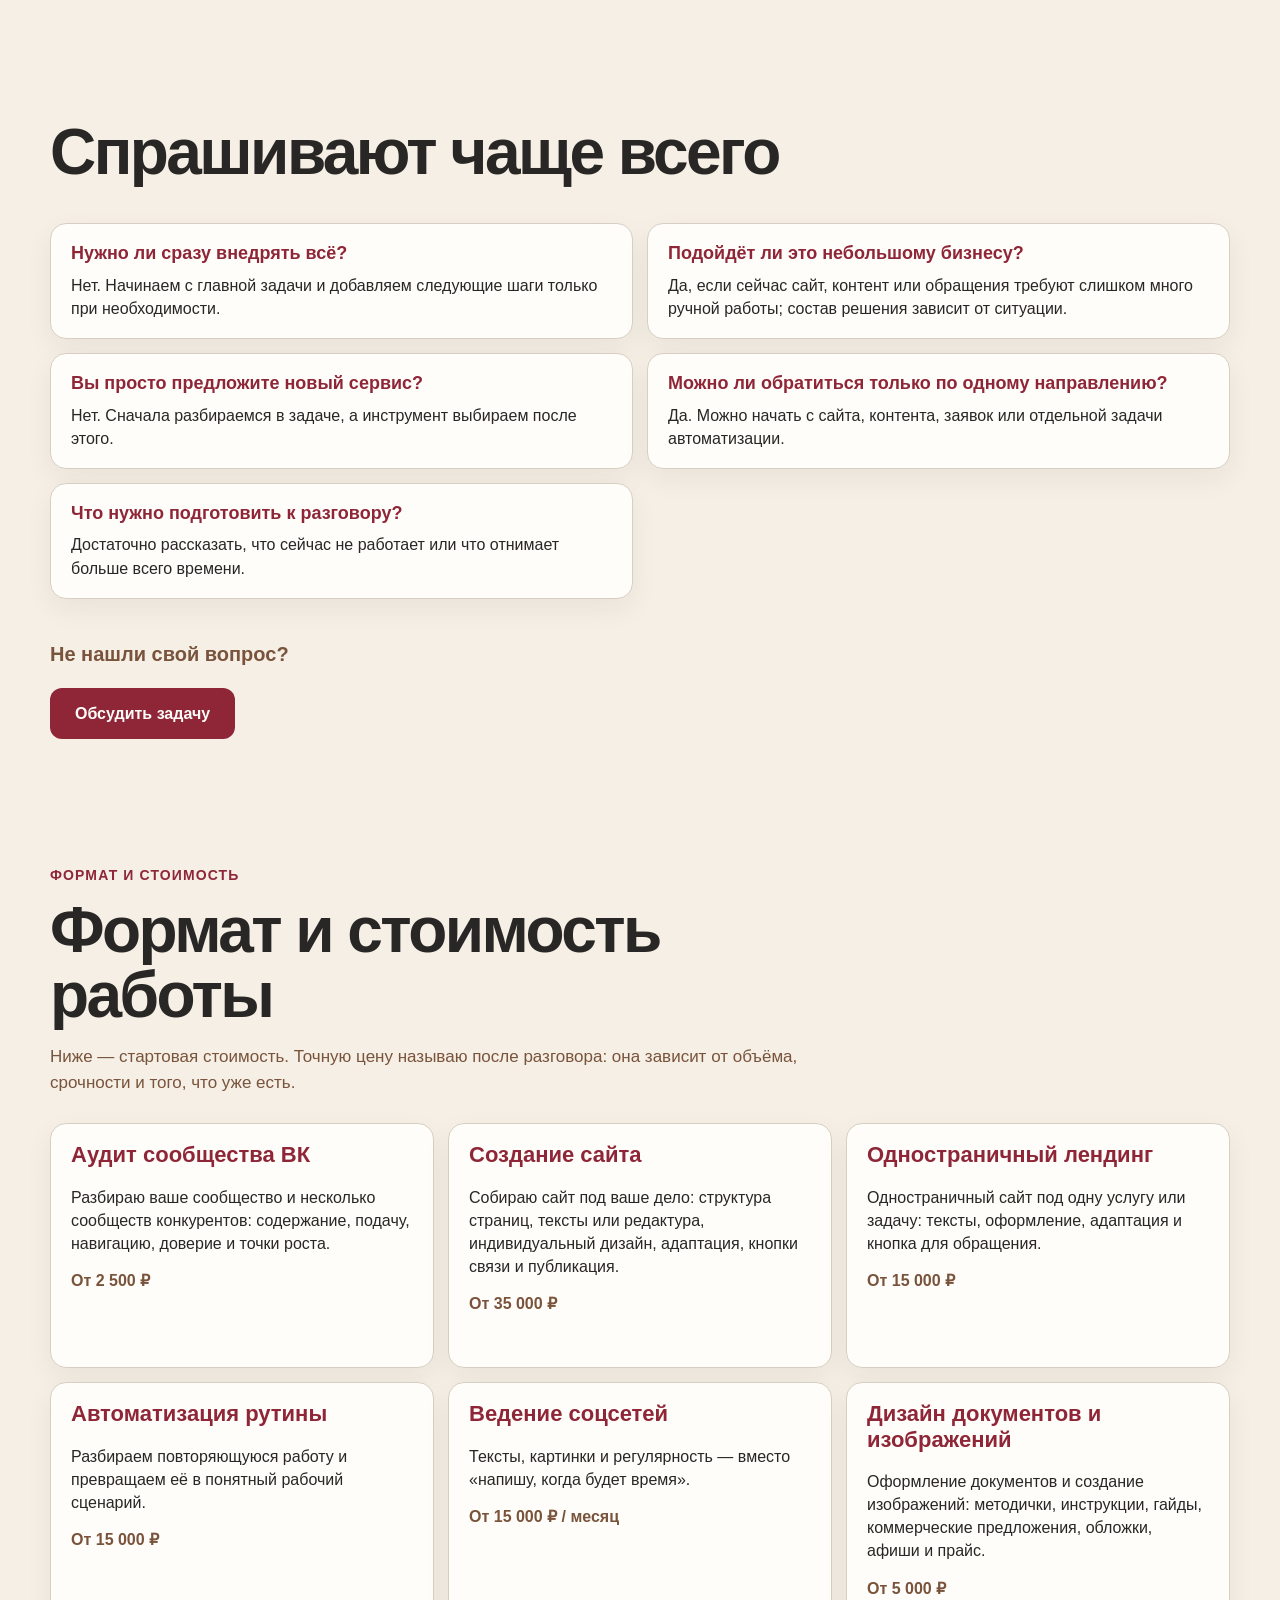
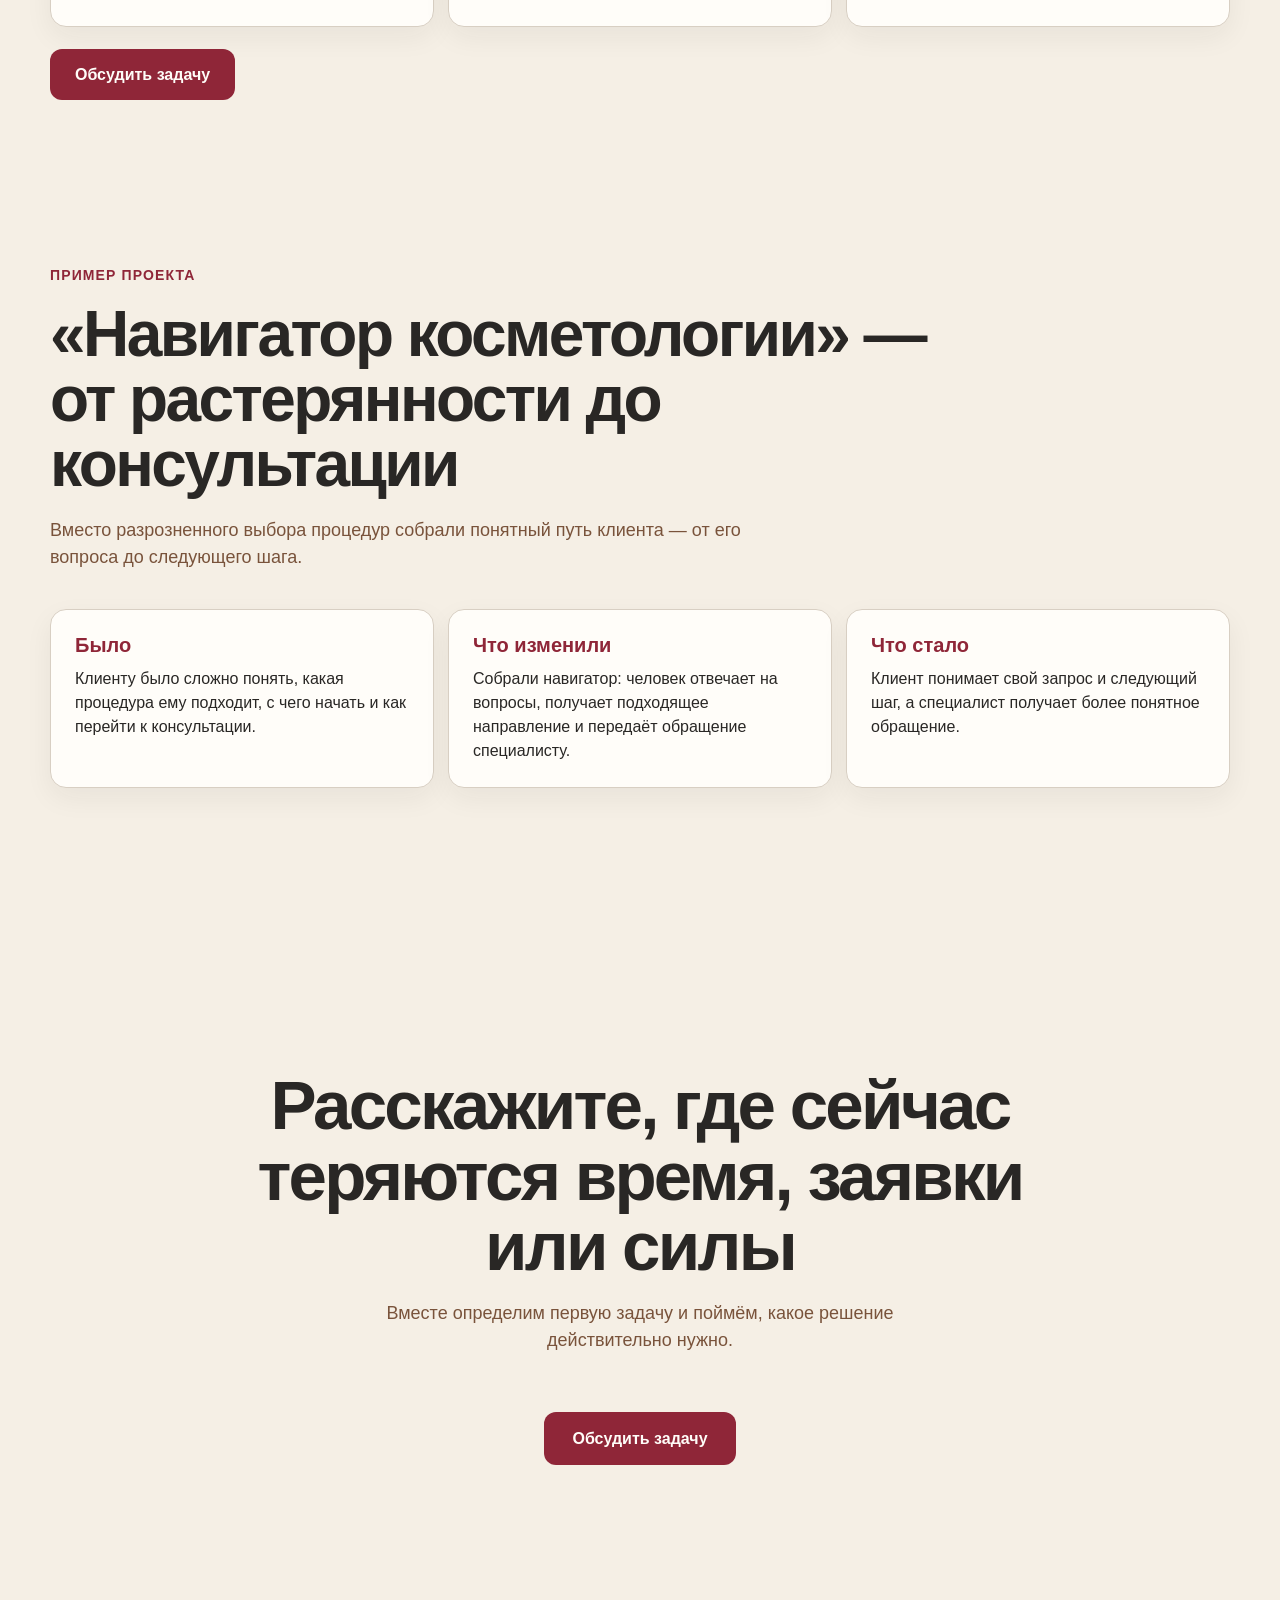
<file: primer-sayta/index.html>
<!DOCTYPE html>
<html lang="ru">
<head>
<meta charset="utf-8">
<meta name="viewport" content="width=device-width, initial-scale=1">
<title>Наталья Щербинина — сайты, контент и автоматизация</title>
<meta name="description" content="Наталья Щербинина помогает специалистам и небольшим командам понять, где теряются заявки и время, и собрать понятную рабочую систему.">
<meta name="robots" content="noindex, nofollow">
<meta property="og:title" content="Сайт собирается">
<meta property="og:description" content="">
<meta property="og:type" content="website">
<link rel="stylesheet" href="style.css">
<style>

:root, .светлый { --цвет-кнопки: #762F44; --цвет-на-кнопке: #F8F4EC; --цвет-кнопки-навёл: var(--цвет-акцент-тёмный); }
.тёмный { --цвет-кнопки: #B79779; --цвет-на-кнопке: #472730; --цвет-кнопки-навёл: #C5AC94; }

</style>
<script>
(function () {
  var ЭТАЛОН = 0.535;                  // очко Open Sans — текстовой гарнитуры утверждённых макетов
  var ПОТОЛОК = 1.2, МЁРТВАЯ = 0.02;   // выше потолка расползается раскладка; ближе к единице не трогаем вовсе
  var КОМПЬЮТЕР = "(min-width: 900px)";
  var ТОКЕНЫ = ["--кегль-текст", "--кегль-лид", "--кегль-мелкий", "--кегль-кикер"];
  var корень = document.documentElement;
  var холст = document.createElement("canvas").getContext("2d");
  var ждём = 0;

  function мера(буква) { var м = холст.measureText(буква); return (м && м.actualBoundingBoxAscent) || 0; }

  function применить() {
    ждём = 0;
    if (!холст) { return; }

    for (var i = 0; i < ТОКЕНЫ.length; i++) { корень.style.removeProperty(ТОКЕНЫ[i]); }
    var стиль = getComputedStyle(корень), стек = стиль.getPropertyValue("--шрифт-текста").trim();
    if (!стек) { return; }
    холст.font = "400 100px " + стек;

    var очко = Math.max(мера("х"), мера("x")) / 100;
    if (!(очко > 0)) { return; }
    var k = Math.round(Math.min(ПОТОЛОК, Math.max(1, ЭТАЛОН / очко)) * 1000) / 1000;
    if (k - 1 < МЁРТВАЯ || !matchMedia(КОМПЬЮТЕР).matches) { k = 1; }
    корень.setAttribute("data-очко", очко.toFixed(3));      // чтобы проверка могла сказать числа вслух
    корень.setAttribute("data-поправка", k.toFixed(3));
    if (k === 1) { return; }
    for (i = 0; i < ТОКЕНЫ.length; i++) {
      var было = стиль.getPropertyValue(ТОКЕНЫ[i]).trim();
      if (было) { корень.style.setProperty(ТОКЕНЫ[i], "calc((" + было + ") * " + k + ")"); }
    }
  }

  применить();

  if (document.fonts && document.fonts.ready) { document.fonts.ready.then(применить); }

  addEventListener("resize", function () { ждём = ждём || requestAnimationFrame(применить); });
})();
</script>
<style>
  *{box-sizing:border-box} body{margin:0;background:#F5EFE5;color:#292725;font-family:Inter,Arial,sans-serif}
  .hero{min-height:100vh;display:grid;grid-template-columns:minmax(0,1fr) minmax(420px,48%);background:#F5EFE5;overflow:hidden}
  .hero__copy{padding:clamp(32px,6vw,88px) clamp(24px,6vw,88px);display:flex;flex-direction:column;justify-content:center;align-items:flex-start}
  .hero__name{font:700 clamp(22px,2vw,30px)/1.1 Manrope,Arial,sans-serif;margin:0 0 clamp(48px,9vh,110px)}
  .hero__eyebrow{display:inline-block;margin:0 0 20px;padding:9px 14px;border-radius:999px;background:#292725;color:#FFFDF9;font-size:16px;font-weight:700}
  .hero h1{max-width:720px;margin:0;color:#292725;font:750 clamp(42px,5.2vw,76px)/.99 Manrope,Arial,sans-serif;letter-spacing:-.04em}
  .hero h1 em{font-style:normal;color:inherit}
  .hero__lead{max-width:650px;margin:28px 0 0;color:#79533B;font-size:clamp(17px,1.5vw,22px);line-height:1.45}
  .hero__action{margin-top:0;display:inline-flex;align-items:center;justify-content:center;padding:14px 20px;border-radius:12px;background:#8F2638;color:#FFFDF9;text-decoration:none;font:700 16px/1.1 Inter,Arial,sans-serif;letter-spacing:normal;white-space:nowrap;vertical-align:middle;transform:translateY(-.08em);transition:background .2s}
  @media(min-width:900px){.hero__action{margin-left:16px}}
  .hero__action:hover{background:#70202E}.hero__action:active{background:#5B1A26}
  .hero__trust{margin:18px 0 0;color:#79533B;font-size:16px;line-height:1.4}
  .hero__photo{min-height:100vh;position:relative;background:#D8A132;overflow:hidden}
  .hero__photo img{width:100%;height:100%;display:block;object-fit:cover;object-position:center top}
  @media(max-width:899px){.hero{grid-template-columns:minmax(0,1fr) minmax(110px,34vw);min-height:100svh}.hero__copy{padding:24px 12px 32px 16px;justify-content:flex-start}.hero__name{font-size:18px;margin-bottom:38px}.hero__eyebrow{font-size:11px;padding:7px 9px;margin-bottom:14px}.hero h1{font-size:clamp(28px,9vw,38px);line-height:1.02;letter-spacing:-.035em;overflow-wrap:anywhere}.hero h1 .hero__action{display:flex;width:100%;padding:14px 8px;margin:22px 0 0;transform:none;text-align:center}.hero__lead{font-size:16px;line-height:1.35;margin-top:20px;overflow-wrap:anywhere}.hero__trust{font-size:12px;margin-top:14px}.hero__photo{min-height:100svh}.hero__photo img{object-position:52% top}}
  @media(max-width:899px){body.mobile-option-2 .hero{grid-template-columns:minmax(0,1fr) minmax(170px,46vw)}body.mobile-option-2 .hero__copy{padding-right:10px}body.mobile-option-2 .hero h1{font-size:clamp(27px,8vw,34px)}body.mobile-option-2 .hero__photo img{object-position:62% top}body.mobile-option-3 .hero{grid-template-columns:minmax(0,1fr) minmax(155px,43vw)}body.mobile-option-3 .hero__copy{padding-right:8px}body.mobile-option-3 .hero h1{font-size:clamp(27px,8vw,34px)}body.mobile-option-3 .hero__photo img{object-position:72% top}}
  @media(max-width:899px){body.mobile-option-4,body.mobile-option-5{overflow-x:hidden}body.mobile-option-4 .hero,body.mobile-option-5 .hero{display:flex;flex-direction:column;width:100%;min-height:100svh;overflow:visible}body.mobile-option-4 .hero__copy,body.mobile-option-5 .hero__copy{order:1;width:100%;min-width:0;padding:24px 16px 28px}body.mobile-option-4 .hero__lead,body.mobile-option-5 .hero__lead{width:auto;max-width:calc(100vw - 32px)!important;min-width:0;overflow-wrap:anywhere;word-break:break-word}body.mobile-option-4 .hero__trust,body.mobile-option-5 .hero__trust{max-width:calc(100vw - 32px)!important}body.mobile-option-4 .hero__photo,body.mobile-option-5 .hero__photo{order:2;width:100%;min-width:0;min-height:0;height:clamp(360px,78vw,520px)}body.mobile-option-4 .hero__photo img,body.mobile-option-5 .hero__photo img{object-position:center 12%}body.mobile-option-4 .hero h1,body.mobile-option-5 .hero h1{font-size:clamp(30px,9vw,40px)}body.mobile-option-5 .hero__photo{height:clamp(300px,68vw,460px)}body.mobile-option-5 .hero__photo img{object-position:center 18%}}
  @media(max-width:899px){body.mobile-option-4 .hero__copy{padding-right:20px}body.mobile-option-4 .hero__eyebrow{font-size:16px!important}body.mobile-option-4 .hero__lead{display:block!important;width:calc(100vw - 40px)!important;max-width:calc(100vw - 40px)!important;min-width:0!important;font-size:16px;line-height:1.32;white-space:normal!important;overflow-wrap:anywhere!important;word-break:break-word!important}body.mobile-option-4 .hero__action{position:static;margin-top:22px}body.mobile-option-4 .hero__trust{display:block!important;width:calc(100vw - 40px)!important;font-size:16px!important;max-width:calc(100vw - 40px)!important;white-space:normal!important;overflow-wrap:anywhere!important}}
  #screen-03{background:#F5EFE5;color:#292725;padding:clamp(64px,9vw,116px) 20px}#screen-03 .result__inner{max-width:1180px;margin:0 auto}#screen-03 .result__kicker{color:#8F2638;font:700 14px/1.2 Inter,Arial,sans-serif;text-transform:uppercase;letter-spacing:.08em}#screen-03 h2{max-width:820px;margin:18px 0 20px;color:#292725;font:750 clamp(36px,5vw,68px)/1.02 Manrope,Arial,sans-serif;letter-spacing:-.04em}#screen-03 .result__lead{max-width:760px;margin:0 0 42px;color:#79533B;font-size:18px;line-height:1.5}#screen-03 .result__list{display:grid;grid-template-columns:repeat(2,minmax(0,1fr));gap:14px;margin:0;padding:0;list-style:none}#screen-03 .result__item{min-height:142px;padding:24px;border:1px solid #D8CFC3;border-radius:16px;background:#FFFDF9;color:#292725;font-size:16px;line-height:1.45}#screen-03 .result__item strong{display:block;margin-bottom:9px;color:#8F2638;font:700 20px/1.15 Manrope,Arial,sans-serif}#screen-03 .result__after{max-width:900px;margin:42px 0 0;padding:20px 24px;border-left:4px solid #D8A132;background:#8F2638;color:#FFFDF9;font-size:17px;line-height:1.45}@media(max-width:899px){#screen-03{padding:58px 16px}#screen-03 h2{font-size:38px}#screen-03 .result__lead{font-size:16px;margin-bottom:32px}#screen-03 .result__list{grid-template-columns:1fr;gap:12px}#screen-03 .result__item{min-height:0;padding:19px 17px}#screen-03 .result__item strong{font-size:18px}#screen-03 .result__after{margin-top:32px;padding:17px 16px;font-size:16px}}
  #screen-04{background:#F5EFE5;color:#292725;padding:clamp(64px,9vw,116px) 20px}#screen-04 .process__inner{max-width:1180px;margin:0 auto}#screen-04 .process__kicker{color:#8F2638;font:700 14px/1.2 Inter,Arial,sans-serif;text-transform:uppercase;letter-spacing:.08em}#screen-04 h2{max-width:820px;margin:18px 0 20px;font:750 clamp(36px,5vw,68px)/1.02 Manrope,Arial,sans-serif;letter-spacing:-.04em}#screen-04 .process__lead{max-width:760px;margin:0 0 42px;color:#79533B;font-size:18px;line-height:1.5}#screen-04 .process__list{display:grid;grid-template-columns:repeat(2,minmax(0,1fr));gap:14px;margin:0;padding:0;list-style:none;counter-reset:process}#screen-04 .process__item{position:relative;min-height:180px;padding:28px 28px 24px;border:1px solid #D8CFC3;border-radius:16px;background:#FFFDF9;counter-increment:process}#screen-04 .process__item::before{content:counter(process,decimal-leading-zero);display:block;margin-bottom:28px;color:#D8A132;font:700 28px/1 Manrope,Arial,sans-serif}#screen-04 .process__item strong{display:block;margin-bottom:8px;color:#8F2638;font:700 21px/1.15 Manrope,Arial,sans-serif}#screen-04 .process__item span{font-size:16px;line-height:1.45}#screen-04 .process__after{max-width:900px;margin:42px 0 0;padding:20px 24px;border-left:4px solid #D8A132;background:#8F2638;color:#FFFDF9;font-size:17px;line-height:1.45}@media(max-width:899px){#screen-04{padding:58px 16px}#screen-04 h2{font-size:38px}#screen-04 .process__lead{font-size:16px;margin-bottom:32px}#screen-04 .process__list{grid-template-columns:1fr;gap:12px}#screen-04 .process__item{min-height:0;padding:20px 17px}#screen-04 .process__item::before{margin-bottom:20px;font-size:24px}#screen-04 .process__item strong{font-size:19px}#screen-04 .process__after{margin-top:32px;padding:17px 16px;font-size:16px}}
  #screen-05{background:#F5EFE5;color:#292725;padding:clamp(64px,9vw,116px) 20px}#screen-05 .directions__inner{max-width:1180px;margin:0 auto}#screen-05 .directions__kicker{color:#8F2638;font:700 14px/1.2 Inter,Arial,sans-serif;text-transform:uppercase;letter-spacing:.08em}#screen-05 h2{max-width:820px;margin:18px 0 20px;font:750 clamp(36px,5vw,68px)/1.02 Manrope,Arial,sans-serif;letter-spacing:-.04em}#screen-05 .directions__lead{max-width:760px;margin:0 0 42px;color:#79533B;font-size:18px;line-height:1.5}#screen-05 .directions__list{display:grid;grid-template-columns:repeat(2,minmax(0,1fr));gap:14px;margin:0;padding:0;list-style:none}#screen-05 .directions__item{min-height:160px;padding:26px 28px;border:1px solid #D8CFC3;border-radius:16px;background:#FFFDF9}#screen-05 .directions__item strong{display:block;margin-bottom:9px;color:#8F2638;font:700 22px/1.15 Manrope,Arial,sans-serif}#screen-05 .directions__item span{font-size:16px;line-height:1.45}#screen-05 .directions__after{max-width:900px;margin:42px 0 0;padding:20px 24px;border-left:4px solid #D8A132;background:#FFFDF9;color:#79533B;font-size:17px;line-height:1.45}@media(max-width:899px){#screen-05{padding:58px 16px}#screen-05 h2{font-size:38px}#screen-05 .directions__lead{font-size:16px;margin-bottom:32px}#screen-05 .directions__list{grid-template-columns:1fr;gap:12px}#screen-05 .directions__item{min-height:0;padding:20px 17px}#screen-05 .directions__item strong{font-size:19px}#screen-05 .directions__after{margin-top:32px;padding:17px 16px;font-size:16px}}
  #screen-06{background:#F5EFE5;color:#292725;padding:clamp(64px,9vw,116px) 20px}#screen-06 .project__inner{max-width:1180px;margin:0 auto}#screen-06 .project__kicker{color:#8F2638;font:700 14px/1.2 Inter,Arial,sans-serif;text-transform:uppercase;letter-spacing:.08em}#screen-06 h2{max-width:900px;margin:18px 0 20px;font:750 clamp(34px,4.7vw,64px)/1.03 Manrope,Arial,sans-serif;letter-spacing:-.04em}#screen-06 .project__lead{max-width:760px;margin:0 0 42px;color:#79533B;font-size:18px;line-height:1.5}#screen-06 .project__list{display:grid;grid-template-columns:repeat(3,minmax(0,1fr));gap:14px;margin:0;padding:0;list-style:none}#screen-06 .project__item{min-height:220px;padding:26px 24px;border:1px solid #D8CFC3;border-radius:16px;background:#FFFDF9}#screen-06 .project__item strong{display:block;margin-bottom:24px;color:#D8A132;font:700 18px/1.15 Manrope,Arial,sans-serif}#screen-06 .project__item span{display:block;color:#292725;font-size:17px;line-height:1.45}#screen-06 .project__after{max-width:900px;margin:42px 0 0;padding:20px 24px;border-left:4px solid #8F2638;background:#FFFDF9;color:#79533B;font-size:17px;line-height:1.45}@media(max-width:899px){#screen-06{padding:58px 16px}#screen-06 h2{font-size:36px}#screen-06 .project__lead{font-size:16px;margin-bottom:32px}#screen-06 .project__list{grid-template-columns:1fr;gap:12px}#screen-06 .project__item{min-height:0;padding:20px 17px}#screen-06 .project__item strong{margin-bottom:15px;font-size:18px}#screen-06 .project__item span{font-size:16px}#screen-06 .project__after{margin-top:32px;padding:17px 16px;font-size:16px}}
  #screen-07{background:#F5EFE5;color:#292725;padding:clamp(64px,9vw,116px) 20px}#screen-07 .about__inner{max-width:1180px;margin:0 auto}#screen-07 .about__kicker{color:#8F2638;font:700 14px/1.2 Inter,Arial,sans-serif;text-transform:uppercase;letter-spacing:.08em}#screen-07 h2{max-width:900px;margin:18px 0 20px;font:750 clamp(34px,4.7vw,64px)/1.03 Manrope,Arial,sans-serif;letter-spacing:-.04em}#screen-07 .about__lead{max-width:760px;margin:0 0 34px;color:#8F2638;font:700 20px/1.4 Manrope,Arial,sans-serif}#screen-07 .about__copy{display:grid;grid-template-columns:repeat(2,minmax(0,1fr));gap:14px;max-width:1000px}#screen-07 .about__copy p{margin:0;padding:26px 28px;border:1px solid #D8CFC3;border-radius:16px;background:#FFFDF9;font-size:17px;line-height:1.55}#screen-07 .about__after{max-width:900px;margin:42px 0 0;padding:20px 24px;border-left:4px solid #D8A132;background:#FFFDF9;color:#79533B;font-size:17px;line-height:1.45}@media(max-width:899px){#screen-07{padding:58px 16px}#screen-07 h2{font-size:36px}#screen-07 .about__lead{font-size:18px;margin-bottom:28px}#screen-07 .about__copy{grid-template-columns:1fr;gap:12px}#screen-07 .about__copy p{padding:20px 17px;font-size:16px}#screen-07 .about__after{margin-top:32px;padding:17px 16px;font-size:16px}}
  #screen-08{background:#F5EFE5;color:#292725;padding:clamp(64px,9vw,116px) 20px}#screen-08 .faq__inner{max-width:1180px;margin:0 auto}#screen-08 .faq__kicker{color:#8F2638;font:700 14px/1.2 Inter,Arial,sans-serif;text-transform:uppercase;letter-spacing:.08em}#screen-08 h2{max-width:820px;margin:18px 0 38px;font:750 clamp(36px,5vw,68px)/1.02 Manrope,Arial,sans-serif;letter-spacing:-.04em}#screen-08 .faq__list{display:grid;grid-template-columns:repeat(2,minmax(0,1fr));gap:14px;margin:0;padding:0;list-style:none}#screen-08 .faq__item{padding:24px;border:1px solid #D8CFC3;border-radius:16px;background:#FFFDF9;font-size:16px;line-height:1.45}#screen-08 .faq__item strong{display:block;margin-bottom:9px;color:#8F2638;font:700 18px/1.25 Manrope,Arial,sans-serif}#screen-08 .faq__invite{margin:42px 0 0;color:#79533B;font:700 20px/1.35 Manrope,Arial,sans-serif}#screen-08 .faq__action{display:inline-flex;margin-top:20px;padding:16px 25px;border-radius:12px;background:#8F2638;color:#FFFDF9;text-decoration:none;font:700 16px/1.2 Inter,Arial,sans-serif}#screen-08 .faq__action:hover{background:#70202E}#screen-08 .faq__action:active{background:#5B1A26}@media(max-width:899px){#screen-08{padding:58px 16px}#screen-08 h2{font-size:38px;margin-bottom:32px}#screen-08 .faq__list{grid-template-columns:1fr;gap:12px}#screen-08 .faq__item{padding:19px 17px;font-size:16px}#screen-08 .faq__invite{margin-top:32px;font-size:18px}#screen-08 .faq__action{width:100%;justify-content:center;margin-top:16px}}
  #screen-09{background:#F5EFE5;color:#292725;padding:clamp(64px,9vw,116px) 20px}#screen-09 .terms__inner{max-width:1180px;margin:0 auto}#screen-09 .terms__kicker{color:#8F2638;font:700 14px/1.2 Inter,Arial,sans-serif;text-transform:uppercase;letter-spacing:.08em}#screen-09 h2{max-width:900px;margin:18px 0 20px;font:750 clamp(34px,4.7vw,64px)/1.03 Manrope,Arial,sans-serif;letter-spacing:-.04em}#screen-09 .terms__lead{max-width:800px;margin:0 0 42px;color:#79533B;font-size:18px;line-height:1.5}#screen-09 .terms__list{display:grid;grid-template-columns:repeat(2,minmax(0,1fr));gap:14px;margin:0;padding:0;list-style:none}#screen-09 .terms__item{padding:22px 24px;border:1px solid #D8CFC3;border-radius:16px;background:#FFFDF9;font-size:16px;line-height:1.45}#screen-09 .terms__item strong{display:block;margin-bottom:7px;color:#8F2638;font:700 18px/1.2 Manrope,Arial,sans-serif}@media(max-width:899px){#screen-09{padding:58px 16px}#screen-09 h2{font-size:36px}#screen-09 .terms__lead{font-size:16px;margin-bottom:32px}#screen-09 .terms__list{grid-template-columns:1fr;gap:12px}#screen-09 .terms__item{padding:19px 17px;font-size:16px}}
  #screen-10{background:#F5EFE5;color:#292725;padding:clamp(64px,9vw,116px) 20px}#screen-10 .price__inner{max-width:1180px;margin:0 auto}#screen-10 .price__kicker{color:#8F2638;font:700 14px/1.2 Inter,Arial,sans-serif;text-transform:uppercase;letter-spacing:.08em}#screen-10 h2{max-width:820px;margin:18px 0 20px;font:750 clamp(36px,5vw,68px)/1.02 Manrope,Arial,sans-serif;letter-spacing:-.04em}#screen-10 .price__lead{max-width:760px;margin:0 0 42px;color:#79533B;font-size:18px;line-height:1.5}#screen-10 .price__list{display:grid;grid-template-columns:repeat(3,minmax(0,1fr));gap:14px;margin:0;padding:0;list-style:none}#screen-10 .price__item{min-height:300px;padding:26px 24px;border:1px solid #D8CFC3;border-radius:16px;background:#FFFDF9}#screen-10 .price__item--main{grid-column:1 / -1;background:#8F2638;color:#FFFDF9;border-color:#8F2638}#screen-10 .price__item--main strong,#screen-10 .price__item--main b{color:#FFFDF9!important}#screen-10 .price__item--main p{max-width:920px;color:#FFFDF9}#screen-10 .price__item strong{display:block;margin-bottom:18px;color:#8F2638;font:700 22px/1.15 Manrope,Arial,sans-serif}#screen-10 .price__item p{margin:0 0 14px;font-size:16px;line-height:1.45}#screen-10 .price__item p:last-child{margin-bottom:0}#screen-10 .price__item b{color:#79533B;font-weight:700}#screen-10 .price__note{max-width:900px;margin:42px 0 0;color:#79533B;font-size:16px;line-height:1.45}#screen-10 .price__action{display:inline-flex;margin-top:22px;padding:16px 25px;border-radius:12px;background:#8F2638;color:#FFFDF9;text-decoration:none;font:700 16px/1.2 Inter,Arial,sans-serif}#screen-10 .price__action:hover{background:#70202E}#screen-10 .price__action:active{background:#5B1A26}@media(max-width:899px){#screen-10{padding:58px 16px}#screen-10 h2{font-size:38px}#screen-10 .price__lead{font-size:16px;margin-bottom:32px}#screen-10 .price__list{grid-template-columns:1fr;gap:12px}#screen-10 .price__item{min-height:0;padding:20px 17px}#screen-10 .price__item strong{font-size:19px;margin-bottom:13px}#screen-10 .price__item p{font-size:16px}#screen-10 .price__note{margin-top:32px;font-size:16px}#screen-10 .price__action{width:100%;justify-content:center;margin-top:16px}}
  #screen-11{background:#F5EFE5;color:#292725;padding:clamp(96px,14vw,190px) 20px;text-align:center}#screen-11 .final__inner{max-width:980px;margin:0 auto}#screen-11 h2{max-width:900px;margin:0 auto;font:750 clamp(38px,5.4vw,74px)/1.02 Manrope,Arial,sans-serif;letter-spacing:-.04em}#screen-11 .final__action{display:inline-flex;margin-top:34px;padding:17px 28px;border-radius:12px;background:#8F2638;color:#FFFDF9;text-decoration:none;font:700 16px/1.2 Inter,Arial,sans-serif}#screen-11 .final__action:hover{background:#70202E}#screen-11 .final__action:active{background:#5B1A26}@media(max-width:899px){#screen-11{padding:88px 16px}#screen-11 h2{font-size:38px}#screen-11 .final__action{width:100%;justify-content:center;margin-top:28px}}
  .hero__photo{border-radius:24px 0 0 24px;box-shadow:0 18px 48px rgba(41,39,37,.14)}#screen-03 .result__item,#screen-04 .process__item,#screen-05 .directions__item,#screen-06 .project__item,#screen-07 .about__copy p,#screen-08 .faq__item,#screen-09 .terms__item,#screen-10 .price__item{box-shadow:0 10px 28px rgba(41,39,37,.06)}#screen-06 .project__item strong{color:#8F2638}@media(max-width:899px){.hero__photo{border-radius:24px;box-shadow:0 12px 30px rgba(41,39,37,.12)}body.mobile-option-4 .hero__eyebrow{font-size:13px}body.mobile-option-4 .hero__lead{font-size:16px}body.mobile-option-4 .hero__trust{font-size:13px}}
</style>
<style>
@media(min-width:900px){#screen-03,#screen-04,#screen-05,#screen-06,#screen-07,#screen-08,#screen-09,#screen-10{padding-top:clamp(44px,5vw,72px);padding-bottom:clamp(44px,5vw,72px)}#screen-03 h2,#screen-04 h2,#screen-05 h2,#screen-06 h2,#screen-07 h2,#screen-08 h2,#screen-09 h2,#screen-10 h2{font-size:clamp(32px,4vw,56px);margin-top:14px;margin-bottom:16px}#screen-03 .result__lead,#screen-04 .process__lead,#screen-05 .directions__lead,#screen-06 .project__lead,#screen-09 .terms__lead,#screen-10 .price__lead{margin-bottom:28px;font-size:17px}#screen-03 .result__item,#screen-04 .process__item,#screen-05 .directions__item,#screen-06 .project__item,#screen-07 .about__copy p,#screen-08 .faq__item,#screen-09 .terms__item,#screen-10 .price__item{min-height:0;padding:18px 20px}#screen-04 .process__item{min-height:145px}#screen-06 .project__item{min-height:175px}#screen-10 .price__item{min-height:245px}}
@media(max-width:899px){#screen-03,#screen-04,#screen-05,#screen-06,#screen-07,#screen-08,#screen-09,#screen-10{padding-top:42px;padding-bottom:42px}#screen-03 h2,#screen-04 h2,#screen-05 h2,#screen-06 h2,#screen-07 h2,#screen-08 h2,#screen-09 h2,#screen-10 h2{font-size:32px;margin-top:14px;margin-bottom:18px}#screen-03 .result__lead,#screen-04 .process__lead,#screen-05 .directions__lead,#screen-06 .project__lead,#screen-09 .terms__lead,#screen-10 .price__lead{margin-bottom:24px;font-size:16px}#screen-03 .result__item,#screen-04 .process__item,#screen-05 .directions__item,#screen-06 .project__item,#screen-07 .about__copy p,#screen-08 .faq__item,#screen-09 .terms__item,#screen-10 .price__item{padding:16px 15px}#screen-04 .process__item,#screen-06 .project__item,#screen-10 .price__item{min-height:0}}
</style>
</head>
<body class="mobile-option-4">
<script>var mobileOption=new URLSearchParams(location.search).get('mobile');if(['2','3','4','5'].includes(mobileOption))document.body.className='mobile-option-'+mobileOption;</script>
<main class="hero" id="screen-01">
  <div class="hero__copy">
    <p class="hero__name">Наталья Щербинина</p>
    <p class="hero__eyebrow">Для специалистов&nbsp;и небольших команд</p>
    <h1>Помогаю понять, где теряются заявки, контент и <em>время</em> <a class="hero__action" href="https://t.me/natalya_shcherba">Обсудить задачу</a></h1>
    <p class="hero__lead">Собираю сайты с нуля и помогаю понять, где теряются заявки, контент&nbsp;и время. Выстраиваю понятную систему: от структуры сайта&nbsp;и пути заявки до повторяющихся процессов.</p>
    <p class="hero__trust">На выходе — приоритетная задача, план изменений&nbsp;и следующий шаг.</p>
  </div>
  <div class="hero__photo"><img src="img/портрет-оптимизированный.jpg" alt="Наталья Щербинина за ноутбуком"></div>
</main>
<section id="screen-03">
  <div class="result__inner">
    <h2>Что изменится после работы</h2>
    <p class="result__lead">Вы понимаете, что происходит сейчас, что менять первым&nbsp;и как поддерживать результат самостоятельно.</p>
    <ul class="result__list">
      <li class="result__item"><strong>Понятная структура сайта</strong>посетителю проще понять ваше предложение и следующий шаг</li>
      <li class="result__item"><strong>Рабочая схема контента</strong>повторяющиеся задачи не приходится каждый раз собирать с нуля</li>
      <li class="result__item"><strong>Организованный путь заявки</strong>обращение не теряется между каналами и этапами работы</li>
      <li class="result__item"><strong>Настроенные рабочие сценарии</strong>меньше лишних ручных действий в повторяющихся процессах</li>
      <li class="result__item"><strong>Инструкция по системе</strong>понятно, что уже работает и как развивать это дальше</li>
    </ul>
    <p class="result__after">Не набор новых сервисов, а решение под вашу задачу — с понятным первым шагом.</p>
  </div>
</section>
<section id="screen-04">
  <div class="process__inner">
    <h2>Как начинается работа</h2>
    <p class="process__lead">Двигаемся короткими этапами: сначала разбираемся, затем меняем только то, что действительно поможет.</p>
    <ol class="process__list">
      <li class="process__item"><strong>Разбираемся</strong><span>смотрим, что уже работает, где возникают сложности и что отнимает больше всего времени</span></li>
      <li class="process__item"><strong>Составляем план</strong><span>определяем главную задачу и последовательность действий</span></li>
      <li class="process__item"><strong>Внедряем главное</strong><span>выбираем необходимые инструменты и настраиваем то, что действительно нужно</span></li>
      <li class="process__item"><strong>Развиваем систему</strong><span>постепенно добавляем новые возможности и автоматизируем следующие задачи</span></li>
    </ol>
    <p class="process__after">Если сайта ещё нет, начинаем со структуры: определяем, что должен понять посетитель и каким будет его следующий шаг. После разговора вы понимаете объём работы, порядок действий и следующий шаг.</p>
  </div>
</section>
<section id="screen-05">
  <div class="directions__inner">
    <div class="directions__kicker">Направления работы</div>
    <h2>С чем можно прийти</h2>
    <p class="directions__lead">Состав работы определяется после диагностики: некоторые задачи можно решить отдельно, а некоторые лучше связать в одну систему.</p>
    <ul class="directions__list">
      <li class="directions__item"><strong>Сайт</strong><span>структура, содержание, формы обращения и подготовка к развитию</span></li>
      <li class="directions__item"><strong>Контент</strong><span>организация материалов и упрощение повторяющихся задач</span></li>
      <li class="directions__item"><strong>Заявки</strong><span>сбор обращений, каналы связи и понятная схема обработки</span></li>
      <li class="directions__item"><strong>Автоматизация</strong><span>рабочие сценарии, связка инструментов и инструкции</span></li>
      <li class="directions__item"><strong>Сайт с нуля</strong><span>структура, тексты, дизайн, адаптация и публикация сайта под ваше дело</span></li>
    </ul>
    <p class="directions__after">Можно начать с одного направления — не нужно покупать или перестраивать всё сразу.</p>
  </div>
</section>
<section id="screen-06">
  <div class="project__inner">
    <div class="project__kicker">Пример проекта</div>
    <h2>«Навигатор косметология» — путь клиента в одной системе</h2>
    <p class="project__lead">Пример: как из разрозненного выбора процедур собрали понятный путь клиента до консультации.</p>
    <ul class="project__list">
      <li class="project__item"><strong>Проблема</strong><span>клиенту было сложно самостоятельно понять, какая процедура ему подходит</span></li>
      <li class="project__item"><strong>Решение</strong><span>собрали вопросы, подборку процедур и понятный маршрут от выбора до консультации</span></li>
      <li class="project__item"><strong>Результат</strong><span>клиент получает следующий шаг, а специалист — заявку в административной панели</span></li>
    </ul>
  </div>
</section>
<section id="screen-07">
  <div class="about__inner">
    <div class="about__kicker">Кто будет рядом</div>
    <h2>Работа должна становиться проще, а не сложнее</h2>
    <p class="about__lead">Наталья Щербинина · помогает частным специалистам, экспертам и небольшим компаниям</p>
    <div class="about__copy">
      <p>Я помогаю увидеть всю цепочку работы: что видит клиент, где оставляет заявку и что происходит после неё. Затем выбираем одно изменение, которое даст наибольший эффект.</p>
      <p>Инструменты появляются только там, где они экономят время. Я объясняю решение простыми словами и оставляю вам понятную схему, которой можно пользоваться дальше.</p>
    </div>
  </div>
</section>
<section id="case-study">
  <div class="case-study__inner">
    <div class="case-study__kicker">Пример проекта</div>
    <h2>«Навигатор косметологии» — от растерянности до консультации</h2>
    <p class="case-study__lead">Вместо разрозненного выбора процедур собрали понятный путь клиента — от его вопроса до следующего шага.</p>
    <div class="case-study__grid">
      <article class="case-study__item"><strong>Было</strong><p>Клиенту было сложно понять, какая процедура ему подходит, с чего начать и как перейти к консультации.</p></article>
      <article class="case-study__item"><strong>Что изменили</strong><p>Собрали навигатор: человек отвечает на вопросы, получает подходящее направление и передаёт обращение специалисту.</p></article>
      <article class="case-study__item"><strong>Что стало</strong><p>Клиент понимает свой запрос и следующий шаг, а специалист получает более понятное обращение.</p></article>
    </div>
  </div>
</section>
<section id="screen-08">
  <div class="faq__inner">
    <h2>Спрашивают чаще всего</h2>
    <ul class="faq__list">
      <li class="faq__item"><strong>Нужно ли сразу внедрять всё?</strong>Нет. Начинаем с главной задачи и добавляем следующие шаги только при необходимости.</li>
      <li class="faq__item"><strong>Подойдёт ли это небольшому бизнесу?</strong>Да, если сейчас сайт, контент или обращения требуют слишком много ручной работы; состав решения зависит от ситуации.</li>
      <li class="faq__item"><strong>Вы просто предложите новый сервис?</strong>Нет. Сначала разбираемся в задаче, а инструмент выбираем после этого.</li>
      <li class="faq__item"><strong>Можно ли обратиться только по одному направлению?</strong>Да. Можно начать с сайта, контента, заявок или отдельной задачи автоматизации.</li>
      <li class="faq__item"><strong>Что нужно подготовить к разговору?</strong>Достаточно рассказать, что сейчас не работает или что отнимает больше всего времени.</li>
    </ul>
    <p class="faq__invite">Не нашли свой вопрос?</p>
    <a class="faq__action" href="https://t.me/natalya_shcherba">Обсудить задачу</a>
  </div>
</section>
<section id="screen-09">
  <div class="terms__inner">
    <div class="terms__kicker">Важно знать заранее</div>
    <h2>Что будет после обращения</h2>
    <p class="terms__lead">Вы не попадёте сразу в длинный проект: сначала коротко описываете ситуацию, а мы определяем, нужен ли следующий шаг.</p>
    <ul class="terms__list">
      <li class="terms__item"><strong>1. Вы описываете ситуацию</strong>Что сейчас не работает, отнимает время или вызывает вопросы у клиентов.</li>
      <li class="terms__item"><strong>2. Мы находим узкое место</strong>Определяем, где начать и какое изменение даст пользу первым.</li>
      <li class="terms__item"><strong>3. Вы получаете предложение</strong>Фиксируем формат, состав работы, сроки и стоимость до начала проекта.</li>
      <li class="terms__item"><strong>4. Вы принимаете решение</strong>Можно начать с одной задачи и не продолжать, если следующий этап пока не нужен.</li>
    </ul>
  </div>
</section>
<section id="screen-10">
  <div class="price__inner">
    <div class="price__kicker">Формат и стоимость</div>
    <h2>Формат и стоимость работы</h2>
    <p class="price__lead">Ниже — стартовая стоимость. Точную цену называю после разговора: она зависит от объёма, срочности и того, что уже есть.</p>
    <ul class="price__list">
      <li class="price__item"><strong>Аудит сообщества ВК</strong><p>Разбираю ваше сообщество и несколько сообществ конкурентов: содержание, подачу, навигацию, доверие и точки роста.</p><p><b>От 2 500 ₽</b></p></li>
      <li class="price__item"><strong>Создание сайта</strong><p>Собираю сайт под ваше дело: структура страниц, тексты или редактура, индивидуальный дизайн, адаптация, кнопки связи и публикация.</p><p><b>От 35 000 ₽</b></p></li>
      <li class="price__item"><strong>Одностраничный лендинг</strong><p>Одностраничный сайт под одну услугу или задачу: тексты, оформление, адаптация и кнопка для обращения.</p><p><b>От 15 000 ₽</b></p></li>
      <li class="price__item"><strong>Автоматизация рутины</strong><p>Разбираем повторяющуюся работу и превращаем её в понятный рабочий сценарий.</p><p><b>От 15 000 ₽</b></p></li>
      <li class="price__item"><strong>Ведение соцсетей</strong><p>Тексты, картинки и регулярность — вместо «напишу, когда будет время».</p><p><b>От 15 000 ₽ / месяц</b></p></li>
      <li class="price__item"><strong>Дизайн документов и изображений</strong><p>Оформление документов и создание изображений: методички, инструкции, гайды, коммерческие предложения, обложки, афиши и прайс.</p><p><b>От 5 000 ₽</b></p></li>
    </ul>
    <a class="price__action" href="https://t.me/natalya_shcherba">Обсудить задачу</a>
  </div>
</section>
<section id="screen-11">
  <div class="final__inner">
    <h2>Опишите задачу — вместе найдём первый шаг</h2>
    <a class="final__action" href="https://t.me/natalya_shcherba">Обсудить задачу</a>
  </div>
</section>
<script>
  (function () {
    var hero = document.getElementById('screen-01');
    var order = ['screen-05', 'screen-04', 'screen-03', 'screen-06', 'screen-08', 'screen-10'];
    var anchor = hero;
    order.forEach(function (id) {
      var section = document.getElementById(id);
      if (section) { anchor.after(section); anchor = section; }
    });
  }());
</script>
<style>
  #screen-05 h2,#screen-04 h2,#screen-03 h2,#screen-06 h2,#screen-08 h2,#screen-10 h2 { color:#292725; font-size:clamp(36px,5vw,68px); font-weight:750; }
  #screen-04 h2 { margin-top: 0; }
  @media(max-width:899px){#screen-05 h2,#screen-04 h2,#screen-03 h2,#screen-06 h2,#screen-08 h2,#screen-10 h2{font-size:clamp(32px,9vw,42px);line-height:1.05}}
  #screen-03 .result__lead { margin-top: 18px; }
  #screen-08 .faq__list { margin-top: 38px; }
  @media (max-width: 899px) {
    #screen-03 .result__lead { margin-top: 14px; }
    #screen-08 .faq__list { margin-top: 32px; }
  }
  #case-study { background: #F5EFE5; color: #292725; padding: clamp(56px, 8vw, 104px) 20px; }
  .case-study__inner { max-width: 1180px; margin: 0 auto; }
  .case-study__kicker { color: #8F2638; font: 700 14px/1.2 Inter, Arial, sans-serif; text-transform: uppercase; letter-spacing: .08em; }
  #case-study h2 { max-width: 900px; margin: 18px 0 20px; font: 750 clamp(36px, 5vw, 68px)/1.02 Manrope, Arial, sans-serif; letter-spacing: -.04em; }
  .case-study__lead { max-width: 760px; margin: 0 0 38px; color: #79533B; font-size: 18px; line-height: 1.5; }
  .case-study__grid { display: grid; grid-template-columns: repeat(3, minmax(0, 1fr)); gap: 14px; }
  .case-study__item { padding: 24px; border: 1px solid #D8CFC3; border-radius: 16px; background: #FFFDF9; box-shadow: 0 10px 28px rgba(41,39,37,.06); }
  .case-study__item strong { display: block; margin-bottom: 10px; color: #8F2638; font: 700 20px/1.15 Manrope, Arial, sans-serif; }
  .case-study__item p { margin: 0; font-size: 16px; line-height: 1.5; }
  @media (max-width: 899px) { #case-study { padding: 58px 16px; } #case-study h2 { font-size: 38px; } .case-study__lead { font-size: 16px; } .case-study__grid { grid-template-columns: 1fr; gap: 12px; } .case-study__item { padding: 19px 17px; } .case-study__item strong { font-size: 18px; } }

  /* Убираем старые повторяющиеся блоки, оставляя короткий пример проекта выше. */
  #screen-06, #screen-07, #screen-09 { display: none; }
</style>
<script>
  (function () {
    var finalTitle = document.querySelector('#screen-11 h2');
    if (finalTitle) {
      finalTitle.textContent = 'Расскажите, где сейчас теряются время, заявки или силы';
    }
    var finalAction = document.querySelector('#screen-11 .final__action');
    if (finalAction) {
      var finalLead = document.createElement('p');
      finalLead.textContent = 'Вместе определим первую задачу и поймём, какое решение действительно нужно.';
      finalLead.style.cssText = 'max-width: 620px; margin: 18px auto 24px; color: #79533B; font-size: 18px; line-height: 1.5;';
      finalAction.parentNode.insertBefore(finalLead, finalAction);
    }
  }());
</script>
<script>
  (function () {
    var walker = document.createTreeWalker(document.body, NodeFilter.SHOW_TEXT);
    var node;
    while ((node = walker.nextNode())) {
      if (node.parentElement && /^(SCRIPT|STYLE)$/.test(node.parentElement.tagName)) continue;
      node.nodeValue = node.nodeValue.replace(/\s([вьикусоя])\s/gi, '\u00A0$1 ');
    }
  }());
</script>
</body>
</html>
</file>
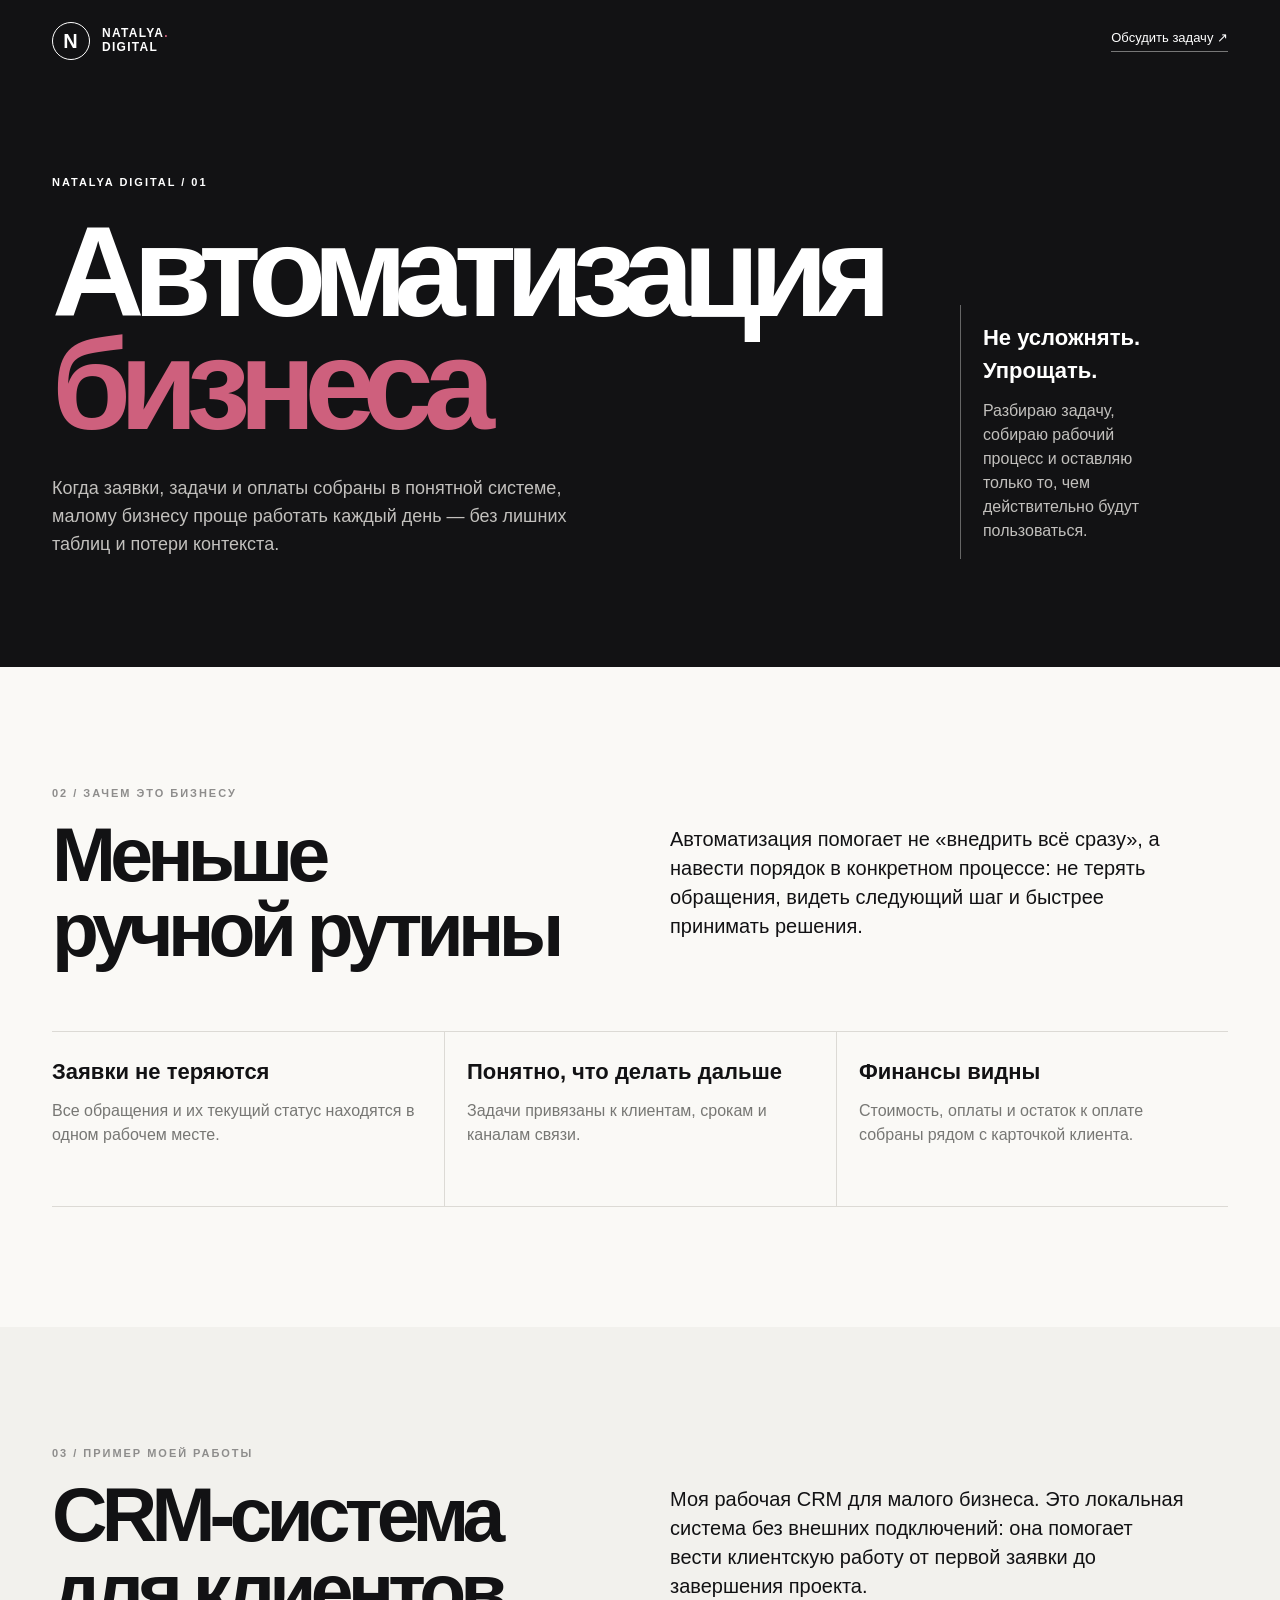
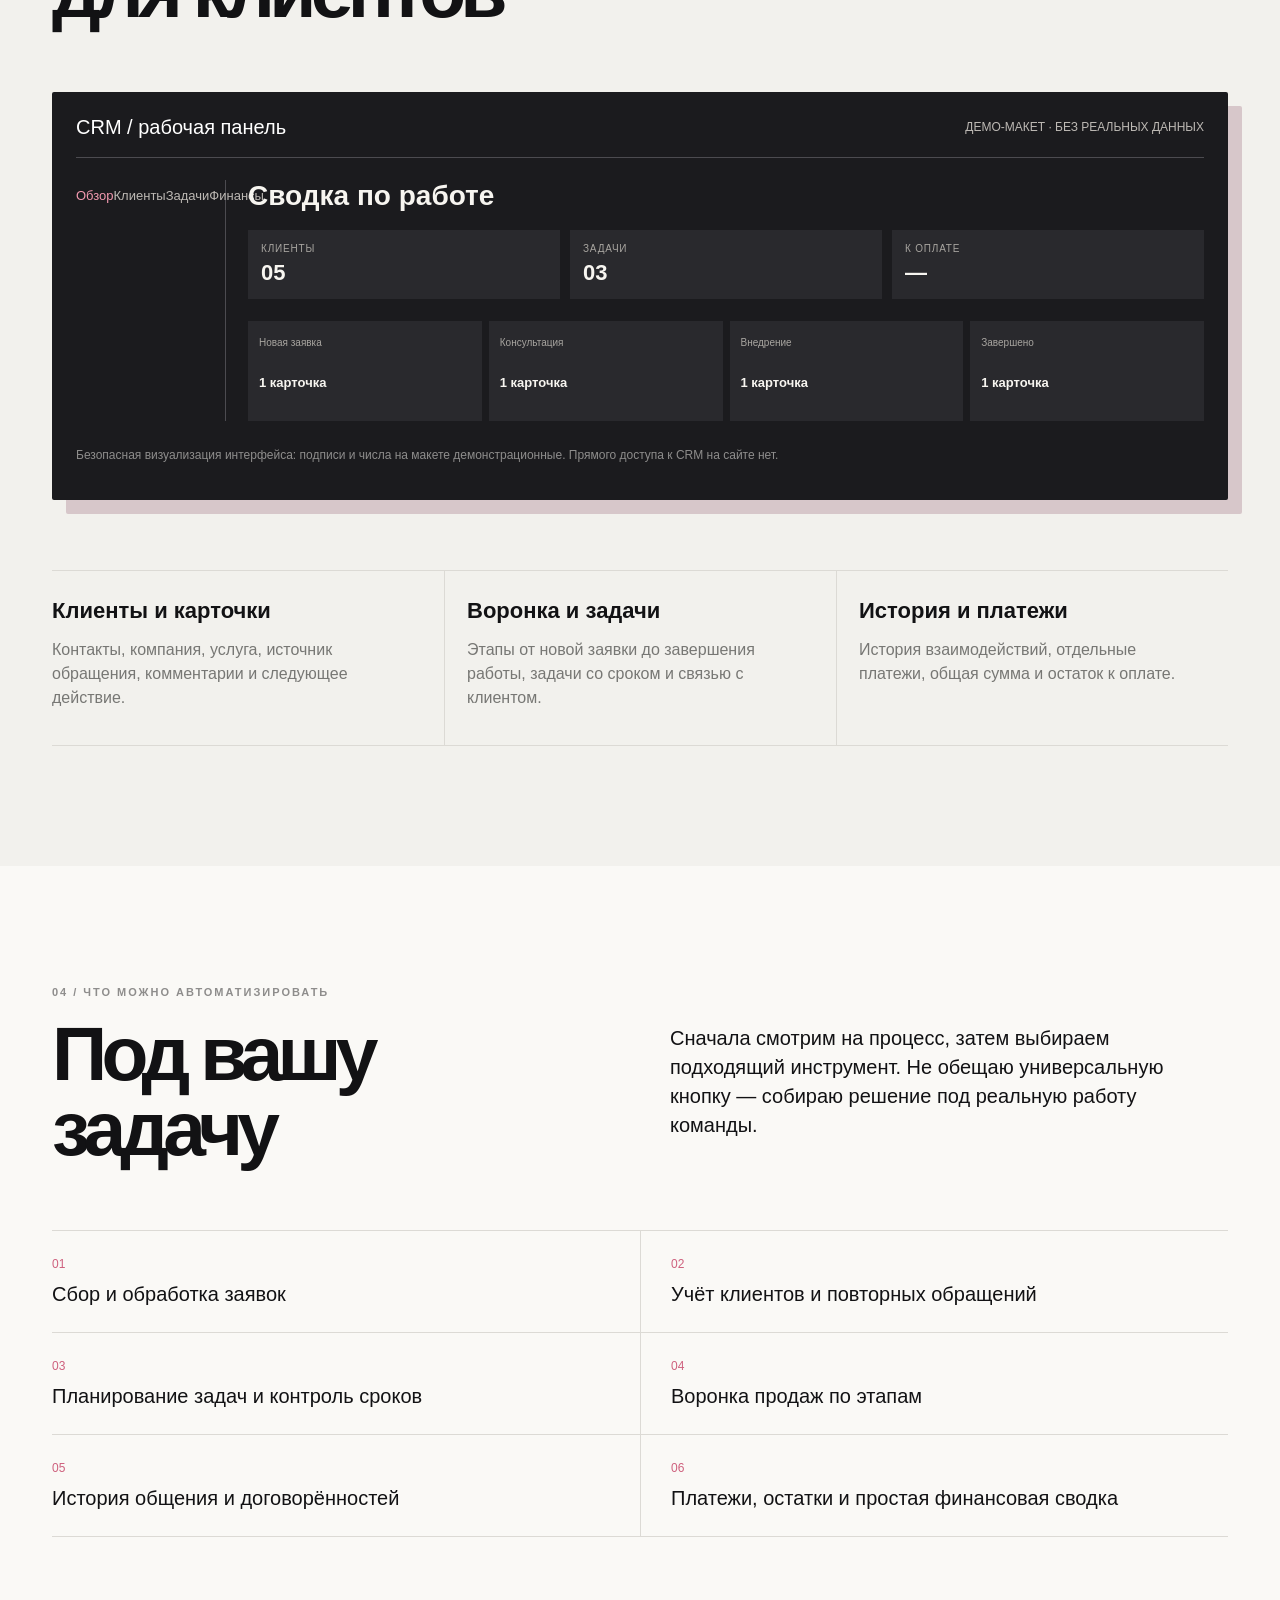
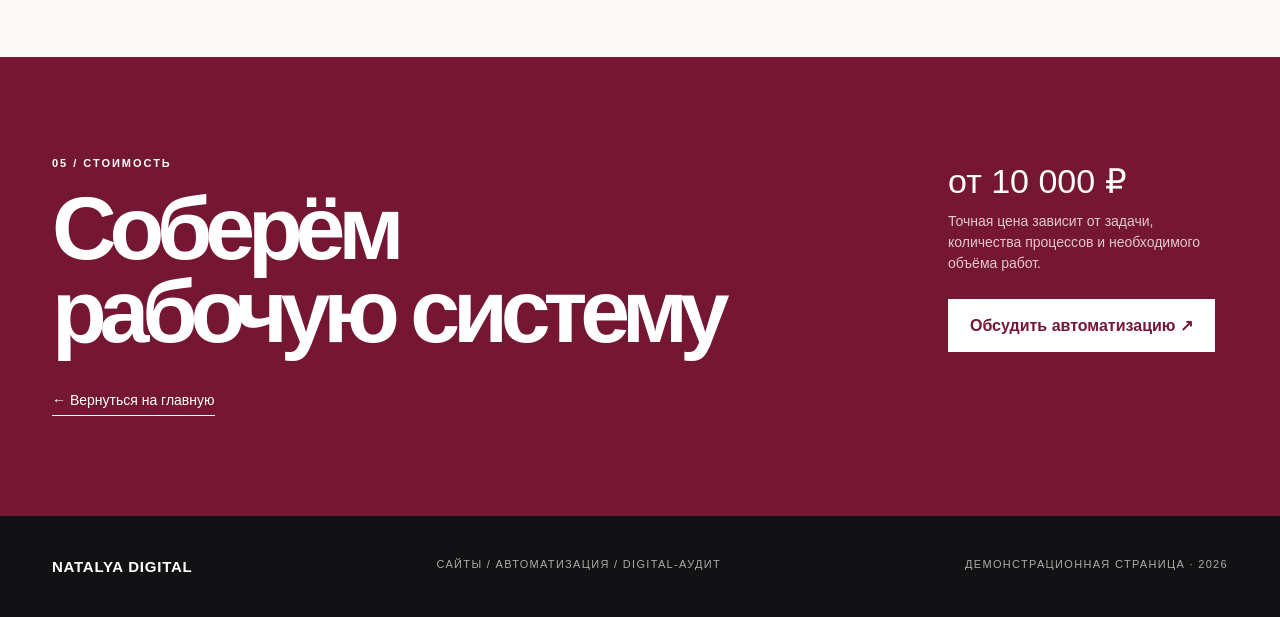
<file: automation.html>
<!doctype html>
<html lang="ru">
<head>
<meta charset="utf-8"><meta name="viewport" content="width=device-width, initial-scale=1">
<meta name="theme-color" content="#121214"><meta name="description" content="Автоматизация бизнеса от NATALYA DIGITAL: понятные системы для клиентов, задач и финансов.">
<title>NATALYA DIGITAL | Автоматизация бизнеса</title>
<style>
:root{--ink:#121214;--dark:#19191b;--white:#faf9f6;--milk:#f2f1ed;--grey:#777774;--line:#dcdad5;--burg:#751733;--pink:#ce607d}*{box-sizing:border-box}html{scroll-behavior:smooth}body{margin:0;background:var(--white);color:var(--ink);font-family:Inter,-apple-system,BlinkMacSystemFont,"Helvetica Neue",Arial,sans-serif}a{text-decoration:none;color:inherit}.wrap{width:min(1380px,calc(100% - 104px));margin:auto}.tag{font-size:11px;font-weight:700;letter-spacing:.18em;text-transform:uppercase}.muted{color:#8e8d8c}.topbar{height:82px;background:var(--ink);color:#fff}.topbar .wrap{height:100%;display:flex;align-items:center;justify-content:space-between}.brand{display:flex;align-items:center;gap:12px;font-weight:700;letter-spacing:.08em}.logo{display:grid;place-items:center;width:38px;height:38px;border:1px solid #fff;border-radius:50%;font-size:20px}.letter{font-size:12px;line-height:1.15}.letter span{color:var(--pink)}.top-link{font-size:13px;border-bottom:1px solid #777;padding-bottom:6px}.hero{background:var(--ink);color:#fff;padding:94px 0 108px}.hero-grid{display:grid;grid-template-columns:1.2fr .8fr;gap:80px;align-items:end}.hero h1{font-size:clamp(62px,10vw,152px);line-height:.88;letter-spacing:-.09em;margin:28px 0 34px;font-weight:650}.hero h1 span{color:var(--pink)}.hero p{max-width:560px;color:#c2c0bd;font-size:18px;line-height:1.55;margin:0}.hero-note{border-left:1px solid #666;padding:16px 0 16px 22px;color:#c2c0bd;line-height:1.5}.hero-note strong{display:block;color:#fff;font-size:22px;margin-bottom:12px}.section{padding:120px 0}.section-head{display:grid;grid-template-columns:1fr 1fr;gap:60px;align-items:start;margin-bottom:64px}.section h2{font-size:clamp(44px,6vw,88px);line-height:.98;letter-spacing:-.075em;margin:18px 0 0}.section-intro{font-size:20px;line-height:1.45;max-width:520px;margin:38px 0 0}.cream{background:var(--milk)}.feature-grid{display:grid;grid-template-columns:repeat(3,1fr);border-top:1px solid var(--line)}.feature{padding:27px 22px 28px 0;border-bottom:1px solid var(--line);min-height:175px}.feature:not(:nth-child(3n+1)){padding-left:22px;border-left:1px solid var(--line)}.feature b{font-size:22px}.feature p{color:var(--grey);line-height:1.5;margin:14px 0 0}.crm-shell{background:#1b1b1e;color:#f7f5f0;padding:24px;border-radius:2px;box-shadow:14px 14px 0 #d7c7ca}.crm-bar{display:flex;justify-content:space-between;align-items:center;border-bottom:1px solid #4c4b50;padding-bottom:18px;margin-bottom:22px;font-size:12px;color:#bdb9b4}.crm-title{font-size:20px;color:#fff}.crm-body{display:grid;grid-template-columns:150px 1fr;gap:22px}.crm-nav{border-right:1px solid #4c4b50;color:#bdb9b4;line-height:2.4;font-size:13px}.crm-nav .active{color:#f39ab0}.crm-main h3{font-size:28px;margin:0 0 18px}.crm-cards{display:grid;grid-template-columns:repeat(3,1fr);gap:10px;margin-bottom:22px}.crm-card{background:#29292d;padding:13px}.crm-card small{display:block;color:#a8a5a0;font-size:10px;text-transform:uppercase;letter-spacing:.08em}.crm-card strong{display:block;font-size:22px;margin-top:6px}.pipeline{display:grid;grid-template-columns:repeat(4,1fr);gap:7px}.stage{background:#29292d;padding:11px;min-height:100px}.stage span{font-size:10px;color:#a8a5a0}.stage b{display:block;margin-top:25px;font-size:13px}.caption{font-size:12px;color:#8e8d8c;margin-top:25px;line-height:1.5}.automation-list{display:grid;grid-template-columns:1fr 1fr;border-top:1px solid var(--line)}.automation-item{padding:26px 30px 26px 0;border-bottom:1px solid var(--line);font-size:20px}.automation-item:nth-child(even){padding-left:30px;border-left:1px solid var(--line)}.automation-item span{display:block;font-size:12px;color:var(--pink);margin-bottom:12px}.cta{background:var(--burg);color:#fff;padding:100px 0}.cta-grid{display:flex;justify-content:space-between;gap:50px;align-items:end}.cta h2{font-size:clamp(50px,7vw,100px);line-height:.92;letter-spacing:-.08em;margin:18px 0 0}.price{font-size:34px;margin-bottom:25px}.price small{display:block;color:#e1c8cf;font-size:14px;line-height:1.5;max-width:280px;margin-top:10px}.button{display:inline-block;background:#fff;color:var(--burg);padding:17px 22px;font-weight:700}.back{display:inline-block;margin-top:40px;font-size:14px;border-bottom:1px solid currentColor;padding-bottom:7px}.footer{background:var(--ink);color:#fff;padding:42px 0}.footer .wrap{display:flex;justify-content:space-between;color:#aaa;font-size:11px;letter-spacing:.12em}.footer strong{color:#fff;font-size:15px;letter-spacing:.05em}@media(max-width:760px){.wrap{width:min(100% - 40px,1380px)}.topbar{height:70px}.top-link{font-size:12px}.hero{padding:72px 0 78px}.hero-grid,.section-head,.cta-grid{display:block}.hero h1{font-size:clamp(55px,17vw,100px);margin-top:22px}.hero-note{margin-top:55px}.section{padding:76px 0}.section h2{font-size:clamp(46px,14vw,76px)}.section-intro{font-size:18px;margin-top:28px}.feature-grid,.automation-list{display:block}.feature,.feature:not(:nth-child(3n+1)),.automation-item,.automation-item:nth-child(even){padding:22px 0;border-left:0}.crm-shell{padding:15px;box-shadow:8px 8px 0 #d7c7ca;overflow:hidden}.crm-body{grid-template-columns:1fr}.crm-nav{display:flex;gap:14px;border-right:0;border-bottom:1px solid #4c4b50;overflow:hidden;white-space:nowrap;line-height:1;padding-bottom:14px}.crm-cards{grid-template-columns:1fr 1fr}.crm-cards .crm-card:last-child{grid-column:1/-1}.pipeline{grid-template-columns:1fr 1fr}.cta{padding:76px 0}.price{margin-top:50px}.footer .wrap{display:block;line-height:2}.footer strong{display:block;margin-bottom:14px}}
</style>
<style>
@media (min-width:761px) and (max-width:900px){.hero-grid{grid-template-columns:minmax(0,1.2fr) minmax(0,.8fr)}.hero-grid>*{min-width:0}.hero h1{font-size:clamp(48px,8vw,72px);overflow-wrap:anywhere}}
@media (max-width:760px){.hero h1{font-size:clamp(44px,12vw,60px);overflow-wrap:anywhere}}
</style>
</head>
<body>
<header class="topbar"><div class="wrap"><a class="brand" href="index.html"><span class="logo">N</span><span class="letter">NATALYA<span>.</span><br>DIGITAL</span></a><a class="top-link" href="https://t.me/natalya_shcherba">Обсудить задачу ↗</a></div></header>
<main>
<section class="hero"><div class="wrap hero-grid"><div><div class="tag">NATALYA DIGITAL / 01</div><h1>Автоматизация<br><span>бизнеса</span></h1><p>Когда заявки, задачи и оплаты собраны в понятной системе, малому бизнесу проще работать каждый день — без лишних таблиц и потери контекста.</p></div><div class="hero-note"><strong>Не усложнять.<br>Упрощать.</strong>Разбираю задачу, собираю рабочий процесс и оставляю только то, чем действительно будут пользоваться.</div></div></section>
<section class="section"><div class="wrap"><div class="section-head"><div><div class="tag muted">02 / ЗАЧЕМ ЭТО БИЗНЕСУ</div><h2>Меньше<br>ручной рутины</h2></div><p class="section-intro">Автоматизация помогает не «внедрить всё сразу», а навести порядок в конкретном процессе: не терять обращения, видеть следующий шаг и быстрее принимать решения.</p></div><div class="feature-grid"><div class="feature"><b>Заявки не теряются</b><p>Все обращения и их текущий статус находятся в одном рабочем месте.</p></div><div class="feature"><b>Понятно, что делать дальше</b><p>Задачи привязаны к клиентам, срокам и каналам связи.</p></div><div class="feature"><b>Финансы видны</b><p>Стоимость, оплаты и остаток к оплате собраны рядом с карточкой клиента.</p></div></div></div></section>
<section class="section cream"><div class="wrap"><div class="section-head"><div><div class="tag muted">03 / ПРИМЕР МОЕЙ РАБОТЫ</div><h2>CRM-система<br>для клиентов</h2></div><p class="section-intro">Моя рабочая CRM для малого бизнеса. Это локальная система без внешних подключений: она помогает вести клиентскую работу от первой заявки до завершения проекта.</p></div><div class="crm-shell"><div class="crm-bar"><span class="crm-title">CRM / рабочая панель</span><span>ДЕМО-МАКЕТ · БЕЗ РЕАЛЬНЫХ ДАННЫХ</span></div><div class="crm-body"><div class="crm-nav"><span class="active">Обзор</span><span>Клиенты</span><span>Задачи</span><span>Финансы</span></div><div class="crm-main"><h3>Сводка по работе</h3><div class="crm-cards"><div class="crm-card"><small>Клиенты</small><strong>05</strong></div><div class="crm-card"><small>Задачи</small><strong>03</strong></div><div class="crm-card"><small>К оплате</small><strong>—</strong></div></div><div class="pipeline"><div class="stage"><span>Новая заявка</span><b>1 карточка</b></div><div class="stage"><span>Консультация</span><b>1 карточка</b></div><div class="stage"><span>Внедрение</span><b>1 карточка</b></div><div class="stage"><span>Завершено</span><b>1 карточка</b></div></div></div></div><p class="caption">Безопасная визуализация интерфейса: подписи и числа на макете демонстрационные. Прямого доступа к CRM на сайте нет.</p></div><div class="feature-grid" style="margin-top:70px"><div class="feature"><b>Клиенты и карточки</b><p>Контакты, компания, услуга, источник обращения, комментарии и следующее действие.</p></div><div class="feature"><b>Воронка и задачи</b><p>Этапы от новой заявки до завершения работы, задачи со сроком и связью с клиентом.</p></div><div class="feature"><b>История и платежи</b><p>История взаимодействий, отдельные платежи, общая сумма и остаток к оплате.</p></div></div></div></section>
<section class="section"><div class="wrap"><div class="section-head"><div><div class="tag muted">04 / ЧТО МОЖНО АВТОМАТИЗИРОВАТЬ</div><h2>Под вашу<br>задачу</h2></div><p class="section-intro">Сначала смотрим на процесс, затем выбираем подходящий инструмент. Не обещаю универсальную кнопку — собираю решение под реальную работу команды.</p></div><div class="automation-list"><div class="automation-item"><span>01</span>Сбор и обработка заявок</div><div class="automation-item"><span>02</span>Учёт клиентов и повторных обращений</div><div class="automation-item"><span>03</span>Планирование задач и контроль сроков</div><div class="automation-item"><span>04</span>Воронка продаж по этапам</div><div class="automation-item"><span>05</span>История общения и договорённостей</div><div class="automation-item"><span>06</span>Платежи, остатки и простая финансовая сводка</div></div></div></section>
<section class="cta"><div class="wrap cta-grid"><div><div class="tag">05 / СТОИМОСТЬ</div><h2>Соберём<br>рабочую систему</h2></div><div><div class="price">от 10 000 ₽<small>Точная цена зависит от задачи, количества процессов и необходимого объёма работ.</small></div><a class="button" href="https://t.me/natalya_shcherba">Обсудить автоматизацию ↗</a></div></div><div class="wrap"><a class="back" href="index.html">← Вернуться на главную</a></div></section>
</main>
<footer class="footer"><div class="wrap"><strong>NATALYA DIGITAL</strong><span>САЙТЫ / АВТОМАТИЗАЦИЯ / DIGITAL-АУДИТ</span><span>ДЕМОНСТРАЦИОННАЯ СТРАНИЦА · 2026</span></div></footer>
</body></html>
</file>
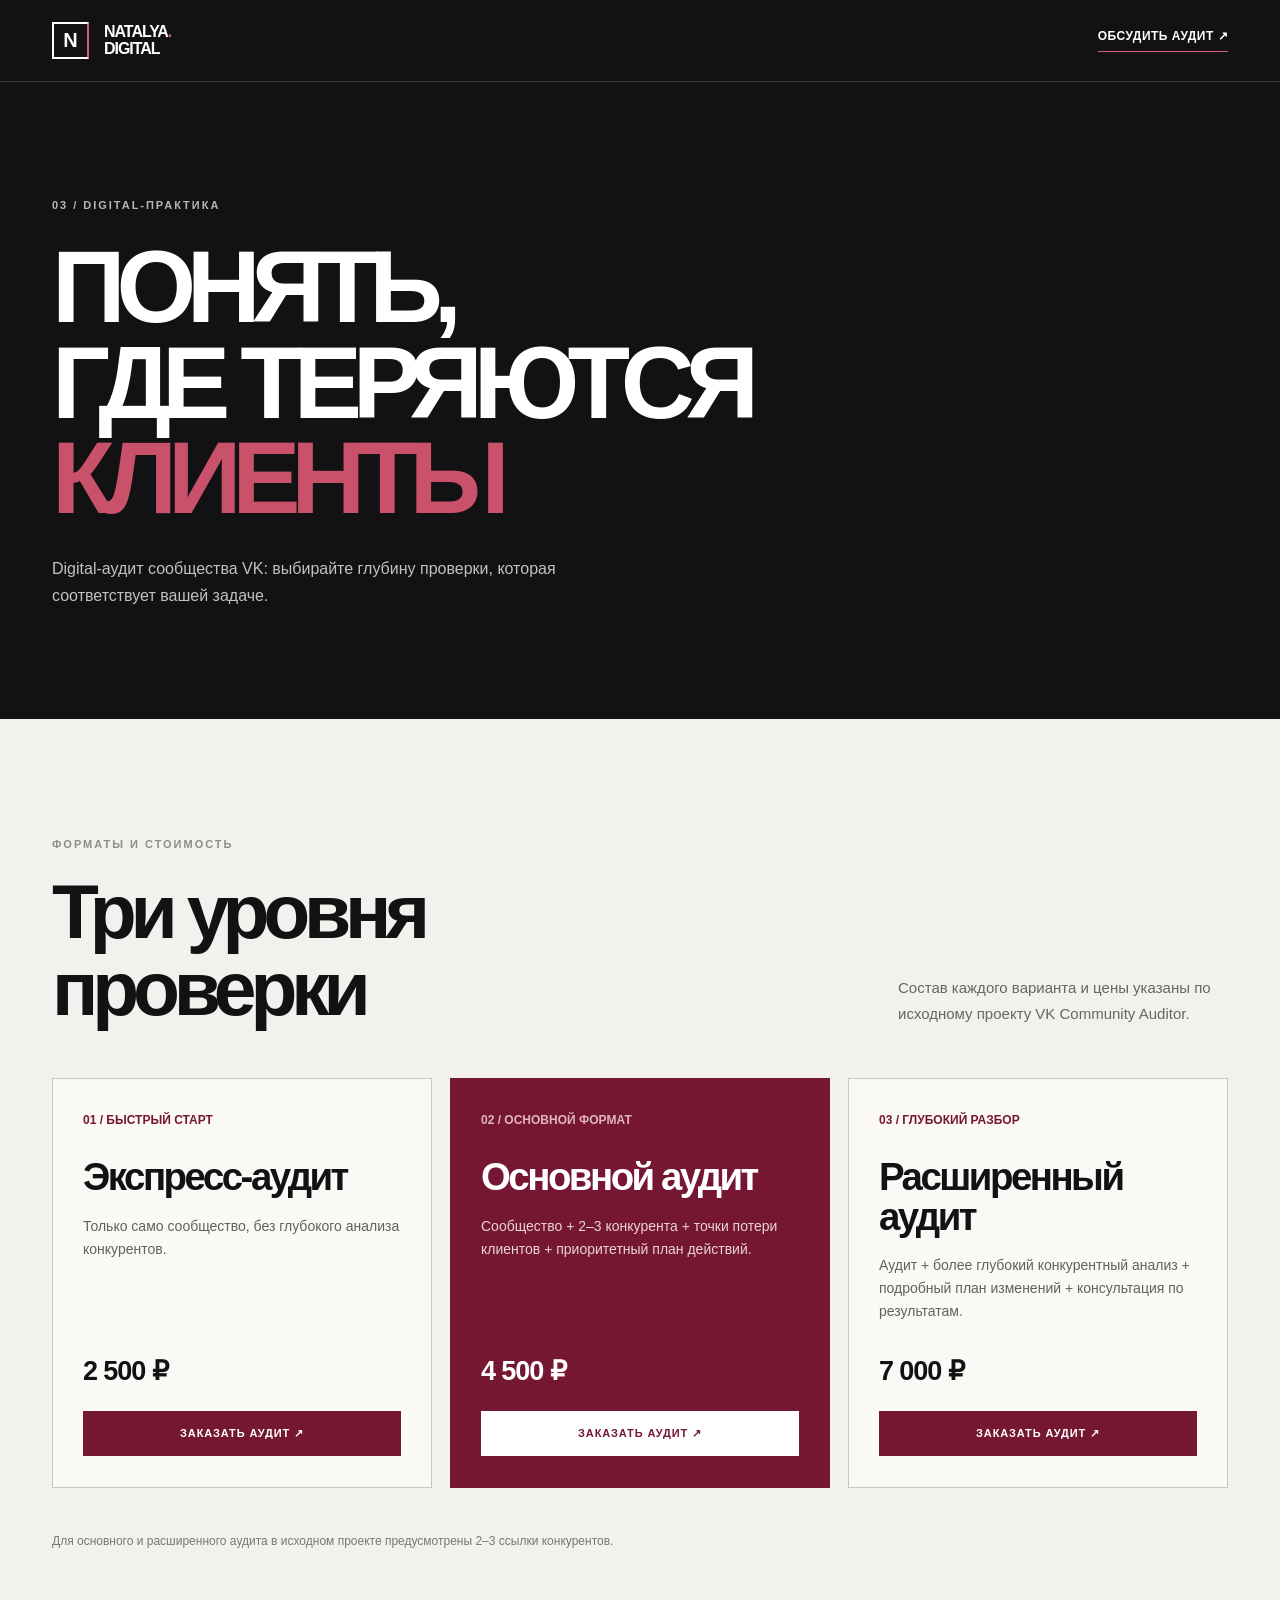
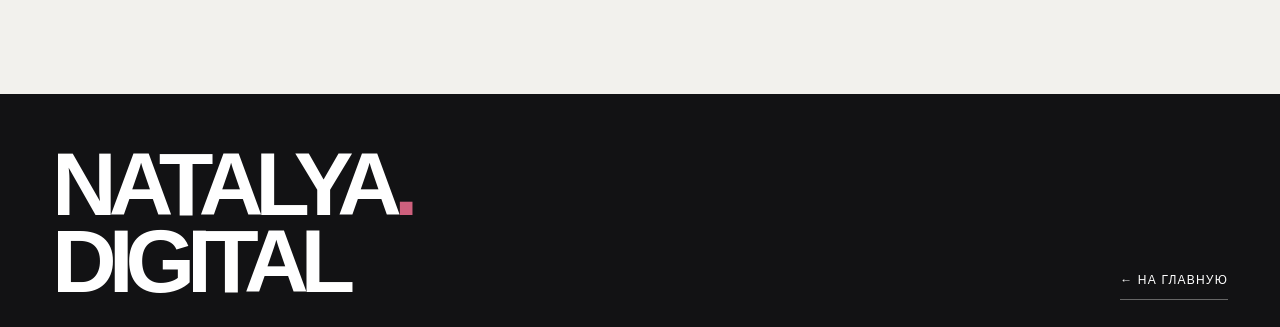
<file: digital-audit.html>
<!DOCTYPE html>
<html lang="ru">
<head>
<meta charset="UTF-8"><meta name="viewport" content="width=device-width, initial-scale=1">
<meta name="theme-color" content="#121214"><meta name="description" content="Digital-аудит сообщества VK: три формата проверки и стоимость.">
<title>Digital-аудит | Natalya Digital</title>
<style>
:root{--ink:#121214;--dark:#19191b;--white:#faf9f6;--milk:#f2f1ed;--grey:#aaa9a5;--line:#dcdad5;--burg:#751733;--accent:#ce607d}
*{box-sizing:border-box}html{scroll-behavior:smooth}body{margin:0;color:var(--ink);background:var(--white);font-family:'Inter Display','Inter',-apple-system,BlinkMacSystemFont,'Helvetica Neue',Arial,sans-serif;-webkit-font-smoothing:antialiased}a{text-decoration:none;color:inherit}.wrap{width:min(1380px,calc(100% - 104px));margin:auto}.tag{font-size:11px;line-height:1.4;font-weight:700;letter-spacing:.18em;text-transform:uppercase}.topbar{height:82px;background:var(--ink);color:#fff;border-bottom:1px solid #3b3b3e;display:flex;align-items:center}.topbar .wrap{display:flex;align-items:center;justify-content:space-between;gap:30px}.brand{display:flex;align-items:center;gap:15px}.logo{height:37px;width:37px;border:2px solid #fff;border-right-color:var(--accent);display:grid;place-items:center;font-size:20px;font-weight:900}.letter{font-size:16px;line-height:1.05;letter-spacing:-.065em;font-weight:850}.letter span{color:var(--accent)}.top-right{font-size:12px;letter-spacing:.04em;text-transform:uppercase;font-weight:700;border-bottom:1px solid var(--accent);padding-bottom:8px}.hero{background:var(--ink);color:#fff;padding:116px 0 110px}.hero h1{font-size:clamp(58px,8vw,122px);font-weight:750;letter-spacing:-.09em;line-height:.93;max-width:950px;margin:26px 0 30px}.hero h1 span{color:#c9516a}.hero p{font-size:16px;line-height:1.7;color:#c3c1c1;max-width:520px;margin:0}.audit{padding:118px 0 130px;background:var(--milk)}.audit-intro{display:flex;justify-content:space-between;align-items:end;gap:50px;margin-bottom:52px}.audit-intro h2{font-size:clamp(48px,6vw,86px);font-weight:650;letter-spacing:-.08em;line-height:1;margin:20px 0 0}.audit-intro p{font-size:15px;line-height:1.7;color:#666;max-width:330px;margin:0}.cards{display:grid;grid-template-columns:repeat(3,1fr);gap:18px}.card{background:var(--white);border:1px solid #c9c7c2;padding:34px 30px 31px;display:flex;flex-direction:column;min-height:410px}.card.featured{background:var(--burg);color:#fff;border-color:var(--burg)}.card .number{font-size:12px;color:var(--burg);font-weight:750}.featured .number{color:#e1b5c0}.card h3{font-size:clamp(29px,3vw,44px);letter-spacing:-.065em;line-height:1.02;margin:30px 0 18px}.card p{font-size:14px;line-height:1.65;color:#62615f;margin:0}.featured p{color:#ebd3da}.price{font-size:27px;font-weight:700;letter-spacing:-.04em;margin-top:auto;padding-top:30px}.order{display:inline-flex;justify-content:center;align-items:center;gap:18px;margin-top:24px;padding:16px 18px;background:var(--burg);color:#fff;font-size:11px;font-weight:750;letter-spacing:.08em;text-transform:uppercase}.featured .order{background:#fff;color:var(--burg)}.note{padding:32px 0 0;color:#777;font-size:12px;line-height:1.65}.footer{background:var(--ink);color:#fff}.footer .wrap{padding:52px 0 27px;display:flex;justify-content:space-between;gap:30px;align-items:end}.footer-title{font-size:clamp(50px,7vw,112px);letter-spacing:-.09em;line-height:.86;font-weight:800;margin:0}.footer-title span{color:var(--accent)}.back{font-size:12px;letter-spacing:.1em;text-transform:uppercase;border-bottom:1px solid #666;padding-bottom:12px}@media(max-width:760px){.wrap{width:calc(100% - 36px)}.topbar{height:68px}.top-right{font-size:10px}.hero{padding:78px 0 76px}.hero h1{font-size:clamp(50px,13vw,78px);margin:20px 0 25px}.hero p{font-size:14px}.audit{padding:78px 0 85px}.audit-intro{display:block;margin-bottom:35px}.audit-intro h2{font-size:clamp(48px,13vw,70px)}.audit-intro p{margin-top:24px;font-size:14px}.cards{grid-template-columns:1fr;gap:14px}.card{min-height:0;padding:28px 24px 25px}.card h3{margin:22px 0 15px}.price{padding-top:28px}.footer .wrap{display:block;padding-top:45px}.back{display:inline-block;margin-top:32px}}
</style>
</head>
<body>
<header class="topbar"><div class="wrap"><a class="brand" href="index.html" aria-label="Главная"><span class="logo">N</span><span class="letter">NATALYA<span>.</span><br>DIGITAL</span></a><a href="https://t.me/natalya_shcherba" class="top-right" target="_blank" rel="noopener noreferrer">Обсудить аудит ↗</a></div></header>
<main>
<section class="hero"><div class="wrap"><div class="tag" style="color:#b7b6b7">03 / DIGITAL-ПРАКТИКА</div><h1>ПОНЯТЬ,<br>ГДЕ ТЕРЯЮТСЯ<br><span>КЛИЕНТЫ</span></h1><p>Digital-аудит сообщества VK: выбирайте глубину проверки, которая соответствует вашей задаче.</p></div></section>
<section class="audit"><div class="wrap"><div class="audit-intro"><div><div class="tag" style="color:#8e8d8c">ФОРМАТЫ И СТОИМОСТЬ</div><h2>Три уровня<br>проверки</h2></div><p>Состав каждого варианта и цены указаны по исходному проекту VK Community Auditor.</p></div><div class="cards">
<article class="card"><div class="number">01 / БЫСТРЫЙ СТАРТ</div><h3>Экспресс-аудит</h3><p>Только само сообщество, без глубокого анализа конкурентов.</p><div class="price">2 500 ₽</div><a class="order" href="https://t.me/natalya_shcherba" target="_blank" rel="noopener noreferrer">Заказать аудит ↗</a></article>
<article class="card featured"><div class="number">02 / ОСНОВНОЙ ФОРМАТ</div><h3>Основной аудит</h3><p>Сообщество + 2–3 конкурента + точки потери клиентов + приоритетный план действий.</p><div class="price">4 500 ₽</div><a class="order" href="https://t.me/natalya_shcherba" target="_blank" rel="noopener noreferrer">Заказать аудит ↗</a></article>
<article class="card"><div class="number">03 / ГЛУБОКИЙ РАЗБОР</div><h3>Расширенный аудит</h3><p>Аудит + более глубокий конкурентный анализ + подробный план изменений + консультация по результатам.</p><div class="price">7 000 ₽</div><a class="order" href="https://t.me/natalya_shcherba" target="_blank" rel="noopener noreferrer">Заказать аудит ↗</a></article>
</div><p class="note">Для основного и расширенного аудита в исходном проекте предусмотрены 2–3 ссылки конкурентов.</p></div></section>
</main>
<footer class="footer"><div class="wrap"><h2 class="footer-title">NATALYA<span>.</span><br>DIGITAL</h2><a class="back" href="index.html">← На главную</a></div></footer>
</body>
</html>
</file>
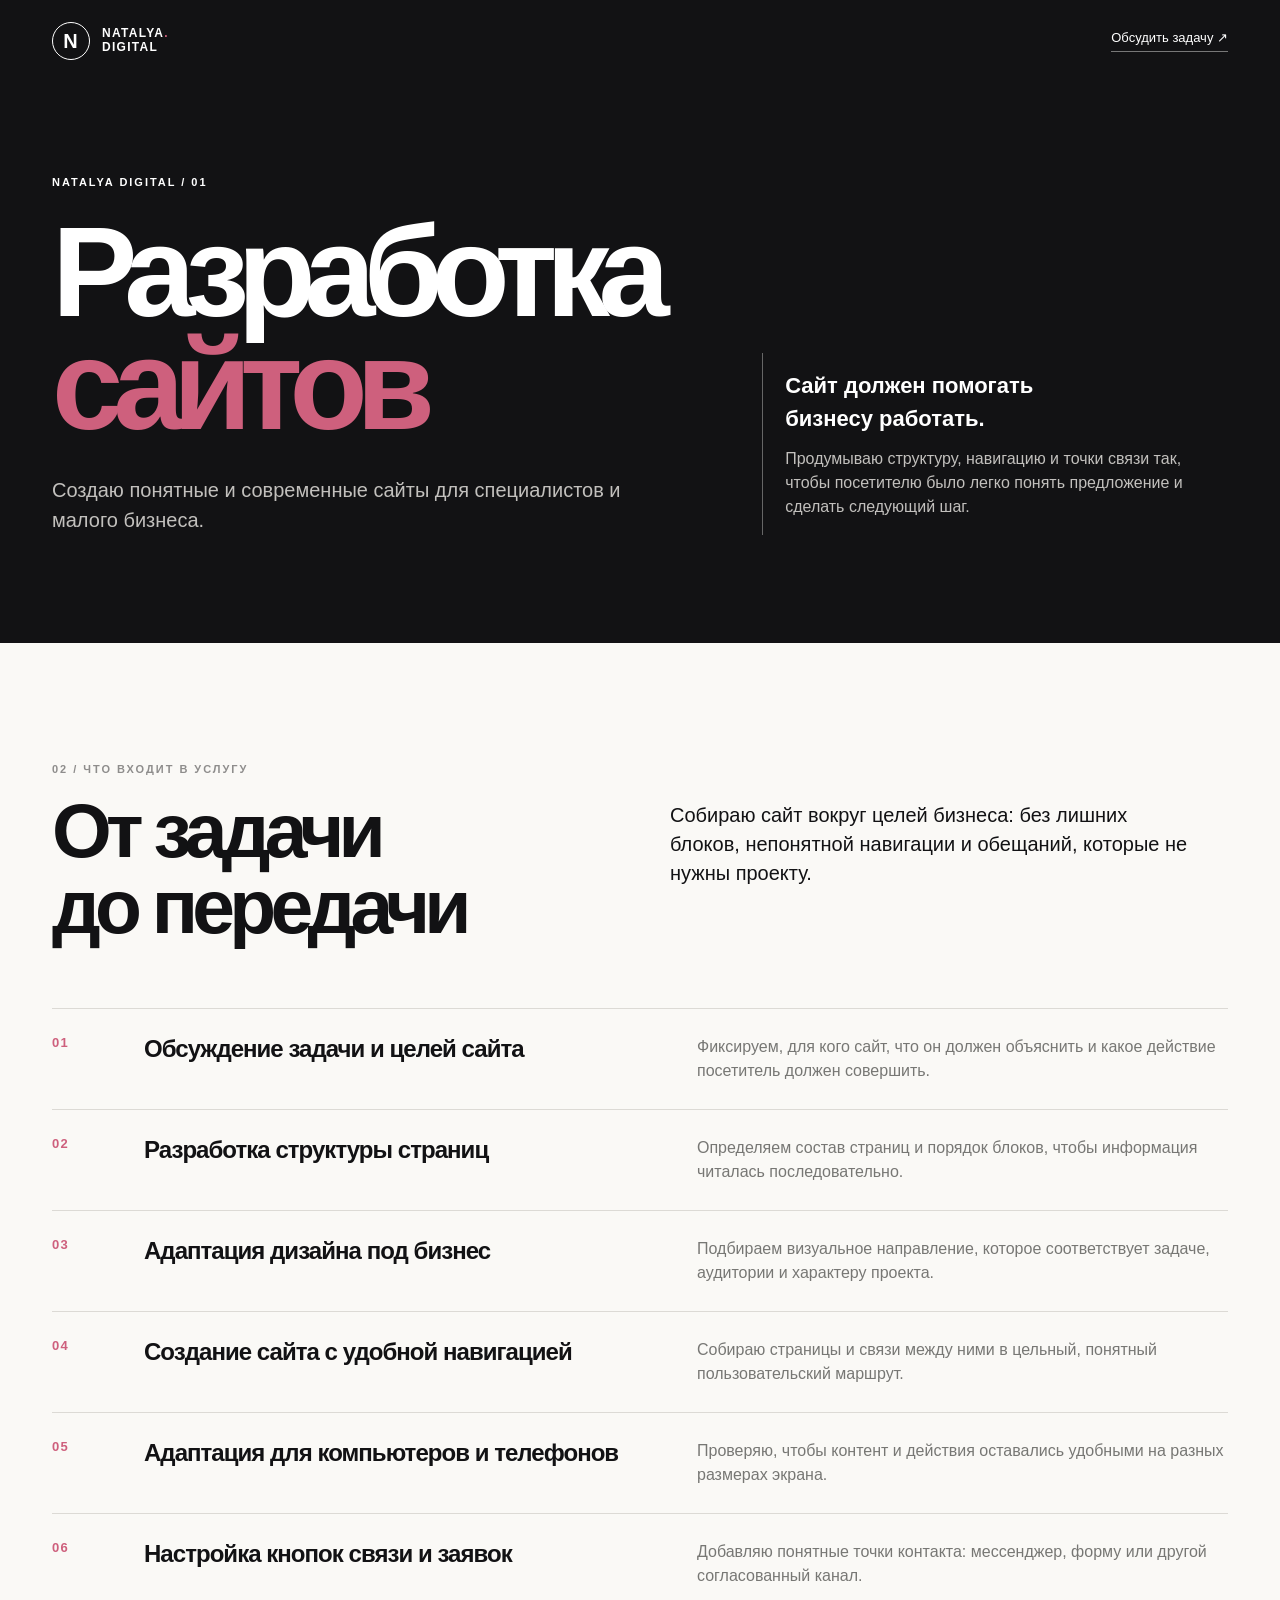
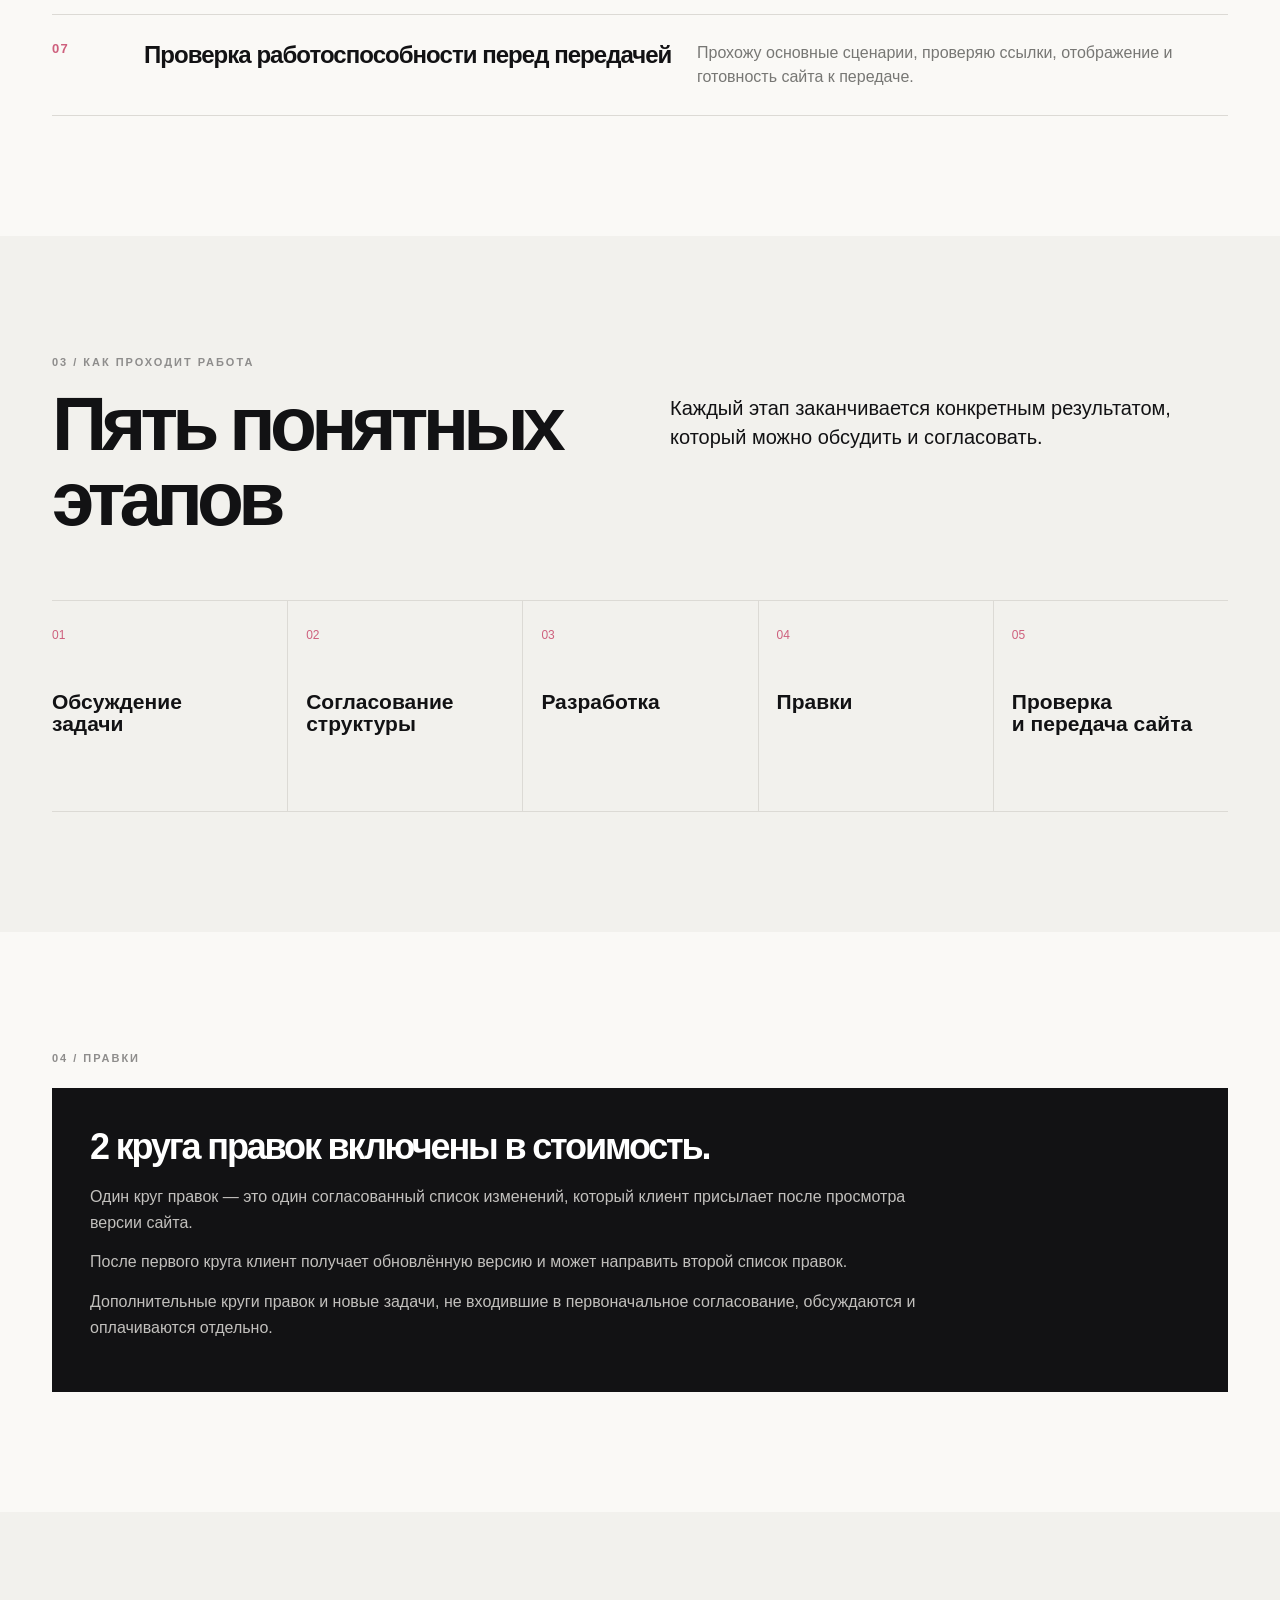
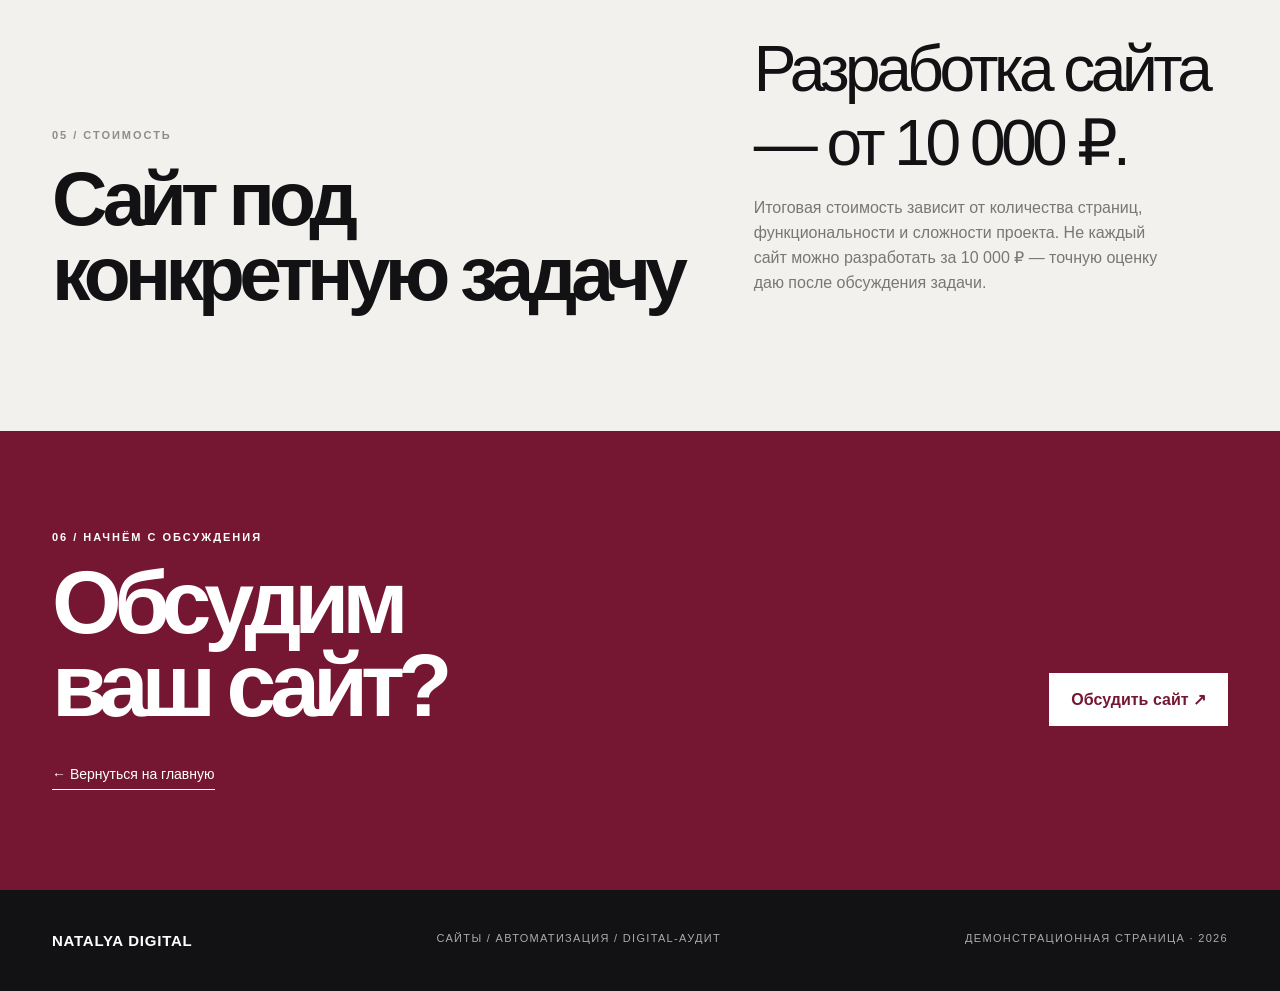
<file: website-development.html>
<!doctype html>
<html lang="ru">
<head>
<meta charset="utf-8"><meta name="viewport" content="width=device-width, initial-scale=1">
<meta name="theme-color" content="#121214"><meta name="description" content="Разработка понятных и современных сайтов для специалистов и малого бизнеса.">
<title>NATALYA DIGITAL | Разработка сайтов</title>
<style>
:root{--ink:#121214;--dark:#19191b;--white:#faf9f6;--milk:#f2f1ed;--grey:#777774;--line:#dcdad5;--burg:#751733;--pink:#ce607d}*{box-sizing:border-box}html{scroll-behavior:smooth}body{margin:0;background:var(--white);color:var(--ink);font-family:Inter,-apple-system,BlinkMacSystemFont,"Helvetica Neue",Arial,sans-serif}a{text-decoration:none;color:inherit}.wrap{width:min(1380px,calc(100% - 104px));margin:auto}.tag{font-size:11px;font-weight:700;letter-spacing:.18em;text-transform:uppercase}.muted{color:#8e8d8c}.topbar{height:82px;background:var(--ink);color:#fff}.topbar .wrap{height:100%;display:flex;align-items:center;justify-content:space-between}.brand{display:flex;align-items:center;gap:12px;font-weight:700;letter-spacing:.08em}.logo{display:grid;place-items:center;width:38px;height:38px;border:1px solid #fff;border-radius:50%;font-size:20px}.letter{font-size:12px;line-height:1.15}.letter span{color:var(--pink)}.top-link{font-size:13px;border-bottom:1px solid #777;padding-bottom:6px}.hero{background:var(--ink);color:#fff;padding:94px 0 108px}.hero-grid{display:grid;grid-template-columns:1.15fr .85fr;gap:80px;align-items:end}.hero h1{font-size:clamp(62px,10vw,152px);line-height:.88;letter-spacing:-.09em;margin:28px 0 34px;font-weight:650}.hero h1 span{color:var(--pink)}.hero p{max-width:590px;color:#c2c0bd;font-size:20px;line-height:1.5;margin:0}.hero-note{border-left:1px solid #666;padding:16px 0 16px 22px;color:#c2c0bd;line-height:1.5}.hero-note strong{display:block;color:#fff;font-size:22px;margin-bottom:12px}.section{padding:120px 0}.section-head{display:grid;grid-template-columns:1fr 1fr;gap:60px;align-items:start;margin-bottom:64px}.section h2{font-size:clamp(44px,6vw,88px);line-height:.98;letter-spacing:-.075em;margin:18px 0 0}.section-intro{font-size:20px;line-height:1.45;max-width:520px;margin:38px 0 0}.cream{background:var(--milk)}.service-list{border-top:1px solid var(--line)}.service-item{display:grid;grid-template-columns:70px 1fr 1fr;gap:22px;padding:26px 0;border-bottom:1px solid var(--line);align-items:start}.service-item .number{color:var(--pink);font-size:13px;font-weight:700;letter-spacing:.1em}.service-item h3{font-size:24px;letter-spacing:-.04em;margin:0}.service-item p{color:var(--grey);line-height:1.5;margin:0}.steps{display:grid;grid-template-columns:repeat(5,1fr);border-top:1px solid var(--line);border-bottom:1px solid var(--line)}.step{min-height:210px;padding:24px 18px 24px 0}.step:not(:first-child){padding-left:18px;border-left:1px solid var(--line)}.step span{color:var(--pink);font-size:12px}.step strong{display:block;font-size:21px;line-height:1.05;margin-top:48px}.edits{background:var(--ink);color:#fff;padding:38px}.edits h3{font-size:36px;letter-spacing:-.06em;margin:0 0 16px}.edits p{color:#c2c0bd;line-height:1.6;max-width:850px;margin:0 0 14px}.edits b{color:#fff}.price-grid{display:grid;grid-template-columns:1.15fr .85fr;gap:60px;align-items:end}.price{font-size:clamp(42px,5vw,72px);letter-spacing:-.07em;margin:0}.price-note{color:var(--grey);line-height:1.55;max-width:410px}.cta{background:var(--burg);color:#fff;padding:100px 0}.cta-grid{display:flex;justify-content:space-between;gap:50px;align-items:end}.cta h2{font-size:clamp(50px,7vw,100px);line-height:.92;letter-spacing:-.08em;margin:18px 0 0}.button{display:inline-block;background:#fff;color:var(--burg);padding:17px 22px;font-weight:700}.back{display:inline-block;margin-top:40px;font-size:14px;border-bottom:1px solid currentColor;padding-bottom:7px}.footer{background:var(--ink);color:#fff;padding:42px 0}.footer .wrap{display:flex;justify-content:space-between;color:#aaa;font-size:11px;letter-spacing:.12em}.footer strong{color:#fff;font-size:15px;letter-spacing:.05em}@media(max-width:760px){.wrap{width:min(100% - 40px,1380px)}.topbar{height:70px}.top-link{font-size:12px}.hero{padding:72px 0 78px}.hero-grid,.section-head,.price-grid,.cta-grid{display:block}.hero h1{font-size:clamp(55px,17vw,100px);margin-top:22px}.hero p{font-size:18px}.hero-note{margin-top:55px}.section{padding:76px 0}.section h2{font-size:clamp(46px,14vw,76px)}.section-intro{font-size:18px;margin-top:28px}.service-item{display:block;padding:23px 0}.service-item .number{display:block;margin-bottom:12px}.service-item h3{font-size:23px;margin-bottom:10px}.steps{display:block}.step,.step:not(:first-child){min-height:0;padding:22px 0;border-left:0;border-bottom:1px solid var(--line)}.step:last-child{border-bottom:0}.step strong{margin-top:12px}.edits{padding:28px 22px}.edits h3{font-size:30px}.price-note{margin-top:24px}.cta{padding:76px 0}.cta .button{margin-top:42px}.footer .wrap{display:block;line-height:2}.footer strong{display:block;margin-bottom:14px}}
</style>
<style>@media (min-width:761px) and (max-width:900px){.steps{grid-template-columns:repeat(5,minmax(0,1fr))}.step{min-width:0}.step strong{font-size:15px;letter-spacing:-.03em;overflow-wrap:anywhere}}</style>
</head>
<body>
<header class="topbar"><div class="wrap"><a class="brand" href="index.html"><span class="logo">N</span><span class="letter">NATALYA<span>.</span><br>DIGITAL</span></a><a class="top-link" href="https://t.me/natalya_shcherba">Обсудить задачу ↗</a></div></header>
<main>
<section class="hero"><div class="wrap hero-grid"><div><div class="tag">NATALYA DIGITAL / 01</div><h1>Разработка<br><span>сайтов</span></h1><p>Создаю понятные и современные сайты для специалистов и малого бизнеса.</p></div><div class="hero-note"><strong>Сайт должен помогать<br>бизнесу работать.</strong>Продумываю структуру, навигацию и точки связи так, чтобы посетителю было легко понять предложение и сделать следующий шаг.</div></div></section>
<section class="section"><div class="wrap"><div class="section-head"><div><div class="tag muted">02 / ЧТО ВХОДИТ В УСЛУГУ</div><h2>От задачи<br>до передачи</h2></div><p class="section-intro">Собираю сайт вокруг целей бизнеса: без лишних блоков, непонятной навигации и обещаний, которые не нужны проекту.</p></div><div class="service-list"><div class="service-item"><span class="number">01</span><h3>Обсуждение задачи и целей сайта</h3><p>Фиксируем, для кого сайт, что он должен объяснить и какое действие посетитель должен совершить.</p></div><div class="service-item"><span class="number">02</span><h3>Разработка структуры страниц</h3><p>Определяем состав страниц и порядок блоков, чтобы информация читалась последовательно.</p></div><div class="service-item"><span class="number">03</span><h3>Адаптация дизайна под бизнес</h3><p>Подбираем визуальное направление, которое соответствует задаче, аудитории и характеру проекта.</p></div><div class="service-item"><span class="number">04</span><h3>Создание сайта с удобной навигацией</h3><p>Собираю страницы и связи между ними в цельный, понятный пользовательский маршрут.</p></div><div class="service-item"><span class="number">05</span><h3>Адаптация для компьютеров и телефонов</h3><p>Проверяю, чтобы контент и действия оставались удобными на разных размерах экрана.</p></div><div class="service-item"><span class="number">06</span><h3>Настройка кнопок связи и заявок</h3><p>Добавляю понятные точки контакта: мессенджер, форму или другой согласованный канал.</p></div><div class="service-item"><span class="number">07</span><h3>Проверка работоспособности перед передачей</h3><p>Прохожу основные сценарии, проверяю ссылки, отображение и готовность сайта к передаче.</p></div></div></div></section>
<section class="section cream"><div class="wrap"><div class="section-head"><div><div class="tag muted">03 / КАК ПРОХОДИТ РАБОТА</div><h2>Пять понятных<br>этапов</h2></div><p class="section-intro">Каждый этап заканчивается конкретным результатом, который можно обсудить и согласовать.</p></div><div class="steps"><div class="step"><span>01</span><strong>Обсуждение<br>задачи</strong></div><div class="step"><span>02</span><strong>Согласование<br>структуры</strong></div><div class="step"><span>03</span><strong>Разработка</strong></div><div class="step"><span>04</span><strong>Правки</strong></div><div class="step"><span>05</span><strong>Проверка<br>и передача сайта</strong></div></div></div></section>
<section class="section"><div class="wrap"><div class="tag muted">04 / ПРАВКИ</div><div class="edits" style="margin-top:24px"><h3>2 круга правок включены в стоимость.</h3><p>Один круг правок — это один согласованный список изменений, который клиент присылает после просмотра версии сайта.</p><p>После первого круга клиент получает обновлённую версию и может направить второй список правок.</p><p>Дополнительные круги правок и новые задачи, не входившие в первоначальное согласование, обсуждаются и оплачиваются отдельно.</p></div></div></section>
<section class="section cream"><div class="wrap"><div class="price-grid"><div><div class="tag muted">05 / СТОИМОСТЬ</div><h2 style="margin-top:20px">Сайт под<br>конкретную задачу</h2></div><div><p class="price">Разработка сайта — от 10 000 ₽.</p><p class="price-note">Итоговая стоимость зависит от количества страниц, функциональности и сложности проекта. Не каждый сайт можно разработать за 10 000 ₽ — точную оценку даю после обсуждения задачи.</p></div></div></div></section>
<section class="cta"><div class="wrap cta-grid"><div><div class="tag">06 / НАЧНЁМ С ОБСУЖДЕНИЯ</div><h2>Обсудим<br>ваш сайт?</h2></div><div><a class="button" href="https://t.me/natalya_shcherba">Обсудить сайт ↗</a></div></div><div class="wrap"><a class="back" href="index.html">← Вернуться на главную</a></div></section>
</main>
<footer class="footer"><div class="wrap"><strong>NATALYA DIGITAL</strong><span>САЙТЫ / АВТОМАТИЗАЦИЯ / DIGITAL-АУДИТ</span><span>ДЕМОНСТРАЦИОННАЯ СТРАНИЦА · 2026</span></div></footer>
</body></html>
</file>
<file: primer-sayta/style.css>
body { font: var(--кегль-текст)/1.6 var(--шрифт-текста); color: var(--цвет-текст);
       background: var(--цвет-фон); margin: 0; -webkit-font-smoothing: antialiased; }
h1 { font-size: var(--кегль-h1); font-weight: 700; line-height: 1.05; letter-spacing: -0.025em; }
h2 { font-size: var(--кегль-h2); font-weight: 700; line-height: 1.12; letter-spacing: -0.015em; }
.лид { font-size: var(--кегль-лид, var(--кегль-текст)); line-height: 1.55; color: var(--цвет-текст-мягкий); }  .акцент { font-style: normal; color: var(--цвет-акцент); }
.блок { padding: var(--отступ-секции) 0; position: relative; overflow: hidden; }
.блок__внутри { width: min(100% - 2 * var(--отступ-блока), var(--ширина)); margin: 0 auto; position: relative; }

.тёмный { background: linear-gradient(160deg, var(--фон-ключа, var(--цвет-тёмный-фон)), var(--фон-2-ключа, var(--цвет-тёмный-фон)) 70%, var(--фон-ключа, var(--цвет-тёмный-фон)));
  background-color: var(--фон-ключа, var(--цвет-тёмный-фон)); color: var(--текст-ключа, var(--цвет-тёмный-текст)); }

*, *::before, *::after { box-sizing: border-box; }
img, video, iframe { max-width: 100%; height: auto; }
[hidden] { display: none !important; }

p, li, h1, h2, h3, dd, dt, summary, blockquote { overflow-wrap: break-word; }
h1, h2, h3 { font-family: var(--шрифт-заголовков); margin: 0 0 .5em; }
h3 { font-size: calc(var(--кегль-текст) * 1.25); font-weight: 700; line-height: 1.25; }
p, ul, ol { margin: 0 0 1em; }  ul, ol { padding-left: 1.25em; }
.лид { max-width: calc(var(--ширина-колонки) * .95); margin-bottom: 1.2em; }
.мелкий { font-size: var(--кегль-мелкий); color: var(--цвет-текст-мягкий); }
a { color: var(--цвет-акцент); text-underline-offset: .15em; }

.блок__внутри { z-index: 1; }  .блок__внутри > :last-child { margin-bottom: 0; }
.светлый { background: var(--цвет-фон); color: var(--цвет-текст); }  .светлый.второй { background: var(--цвет-фон-2); }

body, .светлый { --фон-ключа: var(--цвет-фон); --фон-2-ключа: var(--цвет-фон-2, var(--цвет-фон)); --текст-ключа: var(--цвет-текст); --подложка-ключа: transparent;
  --вуаль-ключа: var(--фон-ключа); --тёплый-ключа: var(--цвет-тёплый-тёмный, var(--цвет-акцент-тёмный));
  --глубина-ключа: var(--цвет-тёплый-мягкий, var(--цвет-тёплый, var(--цвет-линия))); --тепло-ключа: color-mix(in srgb, var(--цвет-тёплый-мягкий, var(--цвет-тёплый, var(--цвет-линия))) 40%, transparent); }
.светлый.второй { --фон-ключа: var(--цвет-фон-2); --фон-2-ключа: var(--цвет-фон); }  .тёмный.второй { --фон-ключа: var(--цвет-тёмный-фон-2, var(--цвет-тёмный-фон)); --фон-2-ключа: var(--цвет-тёмный-фон); }
.тёмный { --фон-ключа: var(--цвет-тёмный-фон); --фон-2-ключа: var(--цвет-тёмный-фон-2, var(--цвет-тёмный-фон)); --текст-ключа: var(--цвет-тёмный-текст);
  --вуаль-ключа: var(--фон-ключа); --тёплый-ключа: var(--цвет-тёплый, var(--цвет-акцент-тёмный)); --глубина-ключа: var(--цвет-акцент); --тепло-ключа: transparent;
  --подложка-ключа: color-mix(in srgb, var(--цвет-тёплый, var(--цвет-акцент-тёмный)) 12%, transparent); }

.тёмный h1, .тёмный h2, .тёмный h3, .тёмный .цитата__кто b { color: var(--текст-ключа, var(--цвет-тёмный-текст)); }
.тёмный .лид, .тёмный .мелкий, .тёмный .цитата__кто, .тёмный .вопрос > p, .тёмный .контакт__что,
.тёмный .фото figcaption, .тёмный .мокап figcaption { color: color-mix(in srgb, var(--текст-ключа, var(--цвет-тёмный-текст)) var(--мягкость-текста, 72%), transparent); }

.тёмный a:not(.кнопка) { color: var(--цвет-тёмный-текст); text-decoration-color: var(--цвет-акцент); }

.тёмный .акцент { color: var(--цвет-акцент-яркий, var(--цвет-акцент)); }
.тёмный .иконка, .тёмный .бейдж, .тёмный .цитата::before, .тёмный .вопрос > summary::after { color: var(--цвет-акцент); }
.тёмный :focus-visible, .тёмный .кнопка:focus-visible, .тёмный .вопрос > summary:focus-visible { outline-color: var(--цвет-тёмный-текст); }

.кнопка { background: var(--цвет-кнопки, var(--цвет-акцент)); color: var(--цвет-на-кнопке, var(--цвет-на-акценте)); }
.кнопка:hover { background: var(--цвет-кнопки-навёл, var(--цвет-акцент-тёмный)); }
.кнопка:focus-visible { outline: 2px solid var(--цвет-кнопки, var(--цвет-акцент)); outline-offset: 3px; }

.кнопка { display: inline-flex; align-items: center; justify-content: center; gap: .5em;
  min-height: 3em; padding: .8em 1.6em; border-radius: var(--кнопка-радиус);
  font: 600 var(--кегль-текст)/1.2 var(--шрифт-текста); text-decoration: none; cursor: pointer;
  border: 1px solid transparent; transition: transform var(--длительность) var(--плавность),
  box-shadow var(--длительность) var(--плавность); }
.кнопка--главная { background: var(--цвет-кнопки, var(--цвет-акцент)); color: var(--цвет-на-кнопке, var(--цвет-на-акценте)); box-shadow: var(--тень-глубокая); }
.кнопка--главная:hover { transform: translateY(-2px); background: var(--цвет-кнопки-навёл, var(--цвет-акцент-тёмный)); }
.кнопка--контур { background: transparent; color: inherit; border-color: currentColor; }  .кнопка--пульс { animation: пульс-кнопки 2.4s ease-out infinite; }

.тёмный .кнопка--главная { background: var(--цвет-кнопки, var(--цвет-акцент)); color: var(--цвет-на-кнопке, var(--цвет-на-акценте));
  border-color: color-mix(in srgb, var(--цвет-тёмный-текст) 30%, transparent); }
.тёмный .кнопка--главная:hover { background: var(--цвет-кнопки-навёл, var(--цвет-акцент-тёмный)); }
.кнопка--контур:hover { background: color-mix(in srgb, currentColor 8%, transparent); }
.кнопка--пульс:hover { animation: none; }
.кнопка:active { transform: translateY(0); }

.первый-экран__действие .кнопка--главная, .липкая-кнопка .кнопка--главная { animation: пульс-кнопки 2.4s ease-out infinite; }
.первый-экран__действие .кнопка--главная:hover, .липкая-кнопка .кнопка--главная:hover { animation: none; }
.кнопка .иконка { color: inherit; width: 1.2em; height: 1.2em; }

.кикер { display: inline-flex; align-items: center; gap: .5em; margin-bottom: var(--отступ-блока);
  padding: .5625em .875em; border-radius: 9em; white-space: nowrap;
  font: 600 var(--кегль-кикер)/1 var(--шрифт-текста); letter-spacing: var(--разрядка-кикера);
  background: var(--цвет-тёмный-фон); color: var(--цвет-тёмный-текст); }
.кикер .иконка, .кикер svg { width: 1em; height: 1em; flex: none; color: var(--цвет-тёплый, currentColor); }
.тёмный .кикер { background: transparent; padding: 0; border: 0; letter-spacing: .06em;
  color: var(--тёплый-ключа, var(--цвет-акцент-тёмный)); }

.тёмный .кикер::before { content: ""; flex: none; width: 2em; height: 2px; border-radius: 2px;
  background: var(--тёплый-ключа, var(--цвет-акцент-тёмный)); }

.тёмный .кикер--пилюля { padding: .5625em .875em; letter-spacing: var(--разрядка-кикера);
  background: var(--подложка-ключа, transparent);
  border: 1px solid color-mix(in srgb, var(--тёплый-ключа, var(--цвет-акцент-тёмный)) 35%, transparent); }
.тёмный .кикер--пилюля::before { display: none; }

.бейдж { display: inline-flex; align-items: center; gap: .4em; padding: .35em .9em; border-radius: 9em;
  font: 700 var(--кегль-мелкий)/1.2 var(--шрифт-текста); letter-spacing: .06em;
  color: var(--цвет-акцент); background: color-mix(in srgb, var(--цвет-акцент) 12%, transparent);
  border: 1px solid color-mix(in srgb, var(--цвет-акцент) 25%, transparent); }
.карточка--главная > .бейдж { position: absolute; top: -.9em; left: 50%; transform: translateX(-50%); white-space: nowrap;
  color: var(--цвет-на-акценте); background: var(--цвет-акцент); border-color: transparent; box-shadow: var(--тень); }

.чип { display: inline-flex; align-items: center; gap: .5em; padding: .5625em .875em; border-radius: 9em;
  font-size: 1em; line-height: 1.25; color: var(--цвет-текст);
  background: color-mix(in srgb, var(--цвет-фон) 90%, transparent);
  border: 1px solid color-mix(in srgb, var(--цвет-тёплый, var(--цвет-акцент-тёмный)) 55%, transparent);
  box-shadow: var(--тень-чип, var(--тень)); backdrop-filter: blur(.6em); -webkit-backdrop-filter: blur(.6em); }
.чип b { font-family: var(--шрифт-заголовков); font-weight: 600; }
.чип .иконка, .чип svg { width: 1.2em; height: 1.2em; flex: none; }

.тёмный .чип { color: var(--цвет-тёмный-текст); background: color-mix(in srgb, var(--цвет-тёмный-фон) 72%, transparent);
  border-color: color-mix(in srgb, var(--цвет-тёплый, var(--цвет-акцент-тёмный)) 40%, transparent);
  box-shadow: 0 .625em 1.875em color-mix(in srgb, var(--цвет-тёмный-фон) 45%, transparent); }

@media (min-width: 900px) { .чип { font-size: var(--кегль-мелкий); } }

.шапка { height: 3.5rem; display: flex; align-items: center; justify-content: space-between; gap: .625em;
  padding: 0 1em; position: relative; z-index: 6; border-bottom: 1px solid var(--цвет-линия); background: transparent; }

.шапка__лого { display: flex; align-items: center; gap: .5em; font: 700 .9375em/1 var(--шрифт-заголовков); white-space: nowrap; color: inherit; text-decoration: none; }
.шапка__лого img { width: 1.875em; height: 1.875em; border-radius: 50%; flex: none;
  box-shadow: 0 0 0 2px color-mix(in srgb, var(--цвет-тёплый, var(--цвет-акцент-тёмный)) 45%, transparent); }

.шапка__лиц { font-size: .8125em; line-height: 1.2; display: flex; align-items: center; justify-content: flex-end;
  gap: .3125rem; text-align: right; max-width: 9.375rem; opacity: .85; }
.шапка__лиц svg, .шапка__лиц .иконка { width: .875rem; height: .875rem; flex: none; }

.шапка__лиц .полн { display: inline; }
.шапка__лиц .кратко { display: none; }
@media (max-width: 899px) {
  .шапка__лиц:has(.кратко) .полн { display: none; }
  .шапка__лиц:has(.кратко) .кратко { display: block; }
}
.тёмный .шапка { background: transparent; border-bottom-color: transparent; color: var(--цвет-тёмный-текст); }

.карточки { display: grid; gap: var(--отступ-блока); }
.карточка { padding: calc(var(--отступ-блока) * 1.25); border-radius: var(--радиус-карточки, var(--радиус));
  background: var(--цвет-фон-карточки); border: 1px solid var(--цвет-линия); box-shadow: var(--тень);
  transition: transform var(--длительность) var(--плавность), box-shadow var(--длительность) var(--плавность); }
.карточка:hover { transform: translateY(-3px); box-shadow: var(--тень-чип, var(--тень)); }
.карточка--главная { border-top: 3px solid var(--цвет-акцент); }

.карточка--стекло { background: var(--цвет-стекло);
  border: 1px solid color-mix(in srgb, var(--цвет-тёплый, var(--цвет-акцент-тёмный)) 28%, transparent);
  backdrop-filter: blur(.9em); -webkit-backdrop-filter: blur(.9em); box-shadow: var(--тень-глубокая); }
.карточки { margin-top: var(--отступ-блока); padding: 0; list-style: none; }
.карточка { position: relative; min-width: 0; }
.карточка > :last-child { margin-bottom: 0; }  .карточка h3 { margin-top: 0; }
.карточка > .иконка { width: 2em; height: 2em; margin-bottom: .8em; }

.тёмный .карточка:not(.карточка--стекло) { background: color-mix(in srgb, var(--цвет-тёмный-текст) 6%, transparent);
  border-color: color-mix(in srgb, var(--цвет-тёмный-текст) 14%, transparent); }

.цифры { display: grid; grid-template-columns: repeat(auto-fit, minmax(5em, 1fr)); gap: var(--отступ-блока); margin: var(--отступ-блока) 0 0; padding: 0; list-style: none; }
.цифра { padding-left: 1em; border-left: 1px solid color-mix(in srgb, currentColor 25%, transparent); }
.цифра__значение { display: block; font: 700 var(--кегль-цифра)/1 var(--шрифт-заголовков);
  letter-spacing: -0.02em; color: var(--цвет-текст); }
.тёмный .цифра__значение { color: var(--цвет-тёмный-текст); }  .цифра__подпись { display: block; margin-top: .35em; font-size: var(--кегль-мелкий); opacity: .8; }

.цифра--ключ .цифра__значение { color: var(--цвет-акцент); }

.цифра { flex: 1 1 5em; min-width: 0; padding-left: .7em; }

.цифра.карточка { padding: var(--отступ-блока) .75em; border-left: 1px solid var(--цвет-линия); text-align: center; }
.цифра.карточка--стекло { border-left-color: color-mix(in srgb, var(--цвет-тёмный-текст) 12%, transparent); }
.карточка .цифра__значение { font-size: calc(var(--кегль-цифра) * .78); }

.фото { margin: 0; border-radius: var(--радиус); overflow: hidden; box-shadow: var(--тень); }
.фото img { display: block; width: 100%; aspect-ratio: 3 / 4; object-fit: cover; }
.фото--маска { border-radius: 0; box-shadow: none; }
.фото--маска img { mask-image: linear-gradient(to bottom, black 70%, transparent 99%); -webkit-mask-image: linear-gradient(to bottom, black 70%, transparent 99%); }
.фото figcaption, .мокап figcaption { padding: .7em 1em; font-size: var(--кегль-мелкий); color: var(--цвет-текст-мягкий); }
.мокап figcaption h3 { color: var(--цвет-текст); }
.тёмный .мокап figcaption h3 { color: var(--цвет-тёмный-текст); }

.мокап { margin: 0; position: relative; padding-top: 1.4em; border-radius: var(--радиус-малый); overflow: hidden;
  background: var(--цвет-фон-карточки); border: 1px solid var(--цвет-линия); box-shadow: var(--тень-плиты, var(--тень-глубокая)); }
.мокап::before { content: ""; position: absolute; inset: 0 0 auto; height: 1.4em;
  background: color-mix(in srgb, var(--цвет-текст) 7%, var(--цвет-фон-карточки)); border-bottom: 1px solid var(--цвет-линия); }
.мокап::after { content: ""; position: absolute; top: .45em; left: .6em; width: .5em; height: .5em; border-radius: 50%;
  background: var(--цвет-акцент); box-shadow: .85em 0 0 color-mix(in srgb, var(--цвет-акцент) 55%, transparent),
  1.7em 0 0 color-mix(in srgb, var(--цвет-акцент) 30%, transparent); }
.мокап img, .мокап iframe { display: block; width: 100%; aspect-ratio: 16 / 10; object-fit: cover; border: 0; }
.мокап iframe { aspect-ratio: 16 / 9; }
.аватар { width: 3.5em; height: 3.5em; border-radius: 50%; object-fit: cover; flex: none;
  border: 2px solid var(--цвет-фон-карточки); box-shadow: var(--тень); }
.пара__текст, .пара__фото { min-width: 0; }  .пара__фото img { display: block; width: 100%; border-radius: var(--радиус); }

.пара { display: grid; gap: var(--отступ-блока); }
.пара > :only-child { grid-column: 1 / -1; }

.иконка { width: 1.5em; height: 1.5em; flex: none; color: var(--цвет-акцент); vertical-align: middle; }
.иконка svg { display: block; width: 100%; height: 100%; }
.список-иконок { display: grid; gap: .65em; margin: 0 0 1.2em; padding: 0; list-style: none; }
.список-иконок li { display: flex; align-items: flex-start; gap: .65em; }
.список-иконок .иконка { margin-top: .15em; }

.список-иконок .иконка { color: var(--цвет-тёплый-тёмный, var(--цвет-акцент-тёмный)); }

.галка { position: relative; flex: none; width: 1.1875em; height: 1.1875em; border-radius: 50%; margin-top: .15em;
  background: var(--цвет-тёплый, var(--цвет-акцент-тёмный)); }
.галка::after { content: ""; position: absolute; left: .40625em; top: .21875em; width: .25em; height: .5em;
  border: solid var(--цвет-тёмный-фон); border-width: 0 .125em .125em 0; transform: rotate(45deg); }
.тёмный .список-иконок .иконка { color: var(--тёплый-ключа, var(--цвет-акцент-тёмный)); }

.разделитель { height: 1px; border: 0; margin: var(--отступ-блока) 0; opacity: .7;
  background: linear-gradient(90deg, var(--цвет-акцент), var(--цвет-линия) 45%, transparent); }
.тёмный .разделитель { background: linear-gradient(90deg, var(--цвет-акцент),
  color-mix(in srgb, var(--цвет-тёмный-текст) 25%, transparent) 45%, transparent); }
.цитата { margin: 0; padding: 0 0 0 1.2em; position: relative; font: italic 500 calc(var(--кегль-текст) * 1.3)/1.45 var(--шрифт-заголовков); }

.цитата::before { content: "“"; position: absolute; left: 0; top: -.12em; font-size: 2.4em; line-height: 1;
  color: var(--цвет-акцент); opacity: .45; }
.цитата p { margin: 0 0 .6em; }
.цитата__кто { display: flex; align-items: center; gap: .75em; margin-top: var(--отступ-блока);
  font: 400 var(--кегль-мелкий)/1.4 var(--шрифт-текста); color: var(--цвет-текст-мягкий); }
.цитата__кто b { display: block; color: var(--цвет-текст); font-weight: 700; }
.карточка .цитата { font-size: calc(var(--кегль-текст) * 1.05); }

.таймер { display: inline-flex; gap: .6em; margin: var(--отступ-блока) 0; padding: 0; list-style: none; }
.таймер__ячейка { min-width: 3.6em; padding: .6em .5em; text-align: center; border-radius: var(--радиус-малый);
  background: color-mix(in srgb, currentColor 8%, transparent); border: 1px solid color-mix(in srgb, currentColor 16%, transparent); }
.таймер__ячейка b { display: block; font: 700 calc(var(--кегль-цифра) * .7)/1 var(--шрифт-заголовков);
  font-variant-numeric: tabular-nums; letter-spacing: -0.02em; }
.таймер__ячейка span { display: block; margin-top: .3em; font-size: var(--кегль-мелкий); text-transform: uppercase;
  letter-spacing: .08em; opacity: .7; }

.шаги { list-style: none; margin: var(--отступ-блока) 0 0; padding: 0; display: grid; gap: var(--отступ-блока); }
.шаг { position: relative; display: flex; gap: 1em; align-items: flex-start; }
.шаг__номер { flex: none; display: inline-flex; align-items: center; justify-content: center; width: 2.4em; height: 2.4em;
  border-radius: 50%; background: var(--цвет-акцент); color: var(--цвет-на-акценте);
  font: 700 var(--кегль-текст)/1 var(--шрифт-заголовков); box-shadow: var(--тень); }

.шаг:not(:last-child)::before { content: ""; position: absolute; left: 1.2em; top: 2.4em; bottom: calc(-1 * var(--отступ-блока));
  width: 1px; background: color-mix(in srgb, currentColor 18%, transparent); }
.шаг h3 { margin: .35em 0 .3em; }  .шаг p:last-child { margin-bottom: 0; }  .шаг .бейдж { margin-left: .5em; vertical-align: middle; }
.вопрос { border-bottom: 1px solid var(--цвет-линия); padding: calc(var(--отступ-блока) * .6) 0; }
.вопрос:first-of-type { border-top: 1px solid var(--цвет-линия); }
.вопрос > summary { display: flex; align-items: center; justify-content: space-between; gap: 1em; cursor: pointer; list-style: none;
  font: 700 calc(var(--кегль-текст) * 1.05)/1.35 var(--шрифт-заголовков); }
.вопрос > summary::-webkit-details-marker { display: none; }
.вопрос > summary::after { content: "+"; flex: none; display: inline-flex; align-items: center; justify-content: center;
  width: 1.8em; height: 1.8em; border-radius: 50%; border: 1px solid var(--цвет-линия); color: var(--цвет-акцент);
  font-weight: 400; transition: transform var(--длительность) var(--плавность); }
.вопрос[open] > summary::after { transform: rotate(45deg); }
.вопрос > summary:focus-visible { outline: 2px solid var(--цвет-акцент); outline-offset: 3px; border-radius: 3px; }
.вопрос > p { margin: .7em 0 0; color: var(--цвет-текст-мягкий); max-width: calc(var(--ширина-колонки) * 1.25); }
.контакт { display: flex; align-items: center; gap: .9em; padding: .9em 0; border-bottom: 1px solid var(--цвет-линия); }
.контакт .иконка { width: 2.4em; height: 2.4em; padding: .55em; border-radius: var(--радиус-малый);
  background: color-mix(in srgb, var(--цвет-акцент) 12%, transparent); }
.контакт a { font-weight: 600; text-decoration: none; }  .контакт a:hover { text-decoration: underline; }
.контакт__что { display: block; font-size: var(--кегль-мелкий); color: var(--цвет-текст-мягкий); }
.тёмный .вопрос, .тёмный .контакт, .тёмный .вопрос > summary::after { border-color: color-mix(in srgb, var(--цвет-тёмный-текст) 14%, transparent); }

.блок--первый-экран h1 .хвост { display: block; margin-top: .4em; font-size: .66em; font-weight: 600; line-height: 1.28; letter-spacing: 0; }

.парит { animation: парение 8s ease-in-out infinite; }
.парит--2 { animation-duration: 9s; animation-delay: -3s; }  .парит--3 { animation-duration: 7s; animation-delay: -5s; }
.парит--4 { animation-duration: 8.5s; animation-delay: -1.5s; }

.пятно { position: absolute; border-radius: 50%; pointer-events: none; filter: blur(2.5em);
  animation: дрейф 28s ease-in-out infinite alternate;
  background: color-mix(in srgb, var(--цвет-тёплый-мягкий, var(--цвет-линия)) 55%, transparent); }
.тёмный .пятно { background: color-mix(in srgb, var(--цвет-акцент) 70%, transparent); }

.рамка-телефона { position: relative; aspect-ratio: 9 / 16; padding: .55em; border-radius: var(--радиус-телефон, calc(var(--радиус) * 2));
  background: var(--цвет-тёмный-фон); box-shadow: var(--тень-плиты, var(--тень-глубокая)),
    inset 0 0 0 .09375em color-mix(in srgb, var(--цвет-тёплый, var(--цвет-акцент-тёмный)) 32%, transparent); }
.рамка-телефона__экран { position: relative; height: 100%; border-radius: calc(var(--радиус-телефон, calc(var(--радиус) * 2)) * .8); overflow: hidden; background: var(--цвет-тёмный-фон); }

.рамка-телефона__экран::before, .остров { content: ""; position: absolute; z-index: 2; top: .5em; left: 50%;
  translate: -50% 0; width: 3.875em; height: 1.125em; border-radius: .625em; background: var(--цвет-тёмный-фон); }
.остров--крупный { width: 6em; height: 1.625em; border-radius: .875em; top: .625em; }
.рамка-телефона__экран::after { content: ""; position: absolute; inset: 60% 0 0; pointer-events: none;
  background: linear-gradient(to top, color-mix(in srgb, var(--цвет-тёмный-фон) 75%, transparent), transparent); }

.плей { position: absolute; z-index: 3; display: grid; place-items: center; width: 2.875em; height: 2.875em;
  border-radius: 50%; background: var(--цвет-акцент-тёмный); color: var(--цвет-тёмный-текст);
  box-shadow: 0 .875em 2.125em color-mix(in srgb, var(--цвет-тёмный-фон) 60%, transparent); }
.плей svg, .плей .иконка { width: 1.25em; height: 1.25em; margin-left: .125em; }

.плей--большой, .плей--средний { --тень-глубокая: 0 0 transparent; animation: пульс-кнопки 2.4s var(--плавность) infinite; }
.плей--большой { width: 4em; height: 4em; }  .плей--средний { width: 3.25em; height: 3.25em; }
.плей--большой svg, .плей--большой .иконка { width: 1.625em; height: 1.625em; margin-left: .1875em; }
.плей--средний svg, .плей--средний .иконка { width: 1.375em; height: 1.375em; margin-left: .1875em; }

.рамка-телефона__подпись { position: absolute; inset: auto .6em .6em; z-index: 2; margin: 0; text-align: left;
  font: 600 var(--кегль-текст)/1.25 var(--шрифт-заголовков); color: var(--цвет-тёмный-текст); }
.рамка-телефона__подпись small { display: block; margin-top: .2em;
  font: 400 var(--кегль-мелкий)/1.3 var(--шрифт-текста); color: color-mix(in srgb, var(--цвет-тёмный-текст) 72%, transparent); }
.рамка-телефона__прогресс { display: block; margin-top: .5em; height: .1875em; border-radius: .1875em; overflow: hidden; background: color-mix(in srgb, var(--цвет-тёмный-текст) 25%, transparent); }
.рамка-телефона__прогресс span { display: block; width: 55%; height: 100%; border-radius: inherit; background: linear-gradient(90deg, var(--цвет-акцент-яркий, var(--цвет-акцент)), var(--цвет-тёплый, var(--цвет-акцент-тёмный))); }

.нода { position: absolute; width: .375em; height: .375em; border-radius: 50%; pointer-events: none;
  background: var(--цвет-акцент-яркий, var(--цвет-акцент));
  box-shadow: 0 0 .75em color-mix(in srgb, var(--цвет-акцент-яркий, var(--цвет-акцент)) 80%, transparent);
  animation: мерцание 4s ease-in-out infinite; }
.нода--2 { animation-delay: -1.3s; background: var(--цвет-тёплый, var(--цвет-акцент-тёмный));
  box-shadow: 0 0 .75em color-mix(in srgb, var(--цвет-тёплый, var(--цвет-акцент-тёмный)) 90%, transparent); }
.нода--3 { animation-delay: -2.6s; }

.спутник { position: relative; display: flex; align-items: flex-start; gap: .75rem; width: 100%; padding: .875rem 1rem; }
.спутник__икон { flex: none; width: 2.5rem; height: 2.5rem; border-radius: .75rem; display: grid; place-items: center; background: color-mix(in srgb, var(--цвет-тёплый, var(--цвет-акцент-тёмный)) 16%, transparent); color: var(--цвет-тёплый, var(--цвет-акцент-тёмный)); }

.спутник__икон svg, .спутник__икон .иконка { width: 1.25rem; height: 1.25rem; color: var(--цвет-тёплый, var(--цвет-акцент-тёмный)); }

.спутник b { display: block; font-family: var(--шрифт-заголовков); font-weight: 700; line-height: 1.25; font-size: var(--кегль-текст); }
.спутник span { display: block; font-size: var(--кегль-текст); margin-top: .25em; line-height: 1.35; color: color-mix(in srgb, var(--цвет-тёмный-текст) 70%, transparent); }
@media (min-width: 900px) {
  .спутник b { font-size: calc(var(--кегль-мелкий) * 1.07); }
  .спутник span { font-size: calc(var(--кегль-мелкий) * .93); }
}
.спутник__шкала { position: absolute; left: 1rem; right: 1rem; bottom: -1px; height: 2px; border-radius: 2px; opacity: .8; background: linear-gradient(90deg, var(--цвет-акцент-яркий, var(--цвет-акцент)), var(--цвет-тёплый, var(--цвет-акцент-тёмный))); }

.бенто__ячейка { position: relative; padding: var(--отступ-блока); border-radius: var(--радиус-плитки, var(--радиус)); background: var(--цвет-фон-карточки); color: var(--цвет-текст);
  border: 1px solid var(--цвет-линия); box-shadow: var(--тень); overflow: hidden; transition: transform var(--длительность) var(--плавность), box-shadow var(--длительность) var(--плавность); }
.бенто__ячейка:hover { transform: translateY(-3px); box-shadow: var(--тень-чип, var(--тень)); }
.бенто__ячейка.тёмный { background: var(--цвет-тёмный-фон); color: var(--цвет-тёмный-текст); border-color: transparent; }

.бенто .цифра::before { content: ""; position: absolute; top: .6em; right: .6em; width: .5em; height: .5em; border-radius: 50%; background: var(--цвет-тёплый, var(--цвет-акцент-тёмный)); }

.фон--пятна::before, .фон--пятна::after { content: ""; position: absolute; width: 60%; aspect-ratio: 1;
  border-radius: 50%; pointer-events: none; filter: blur(2em); opacity: .55;
  background: radial-gradient(circle, color-mix(in srgb, var(--цвет-акцент) 45%, transparent), transparent 70%);
  animation: дрейф 28s ease-in-out infinite alternate; }
.фон--пятна::after { animation-delay: -9s; }
.фон--пятна::before { top: -20%; left: -15%; }  .фон--пятна::after { bottom: -25%; right: -10%; opacity: .35; }

.фон--пятна:not(.тёмный)::before, .фон--пятна:not(.тёмный)::after {
  background: radial-gradient(circle, color-mix(in srgb, var(--цвет-тёплый-мягкий, var(--цвет-линия)) 55%, transparent), transparent 70%); }
.фон--сетка::before { content: ""; position: absolute; inset: 0; pointer-events: none;
  background-image: linear-gradient(color-mix(in srgb, currentColor 9%, transparent) 1px, transparent 1px),
    linear-gradient(90deg, color-mix(in srgb, currentColor 9%, transparent) 1px, transparent 1px);
  background-size: 7.5em 7.5em;
  mask-image: radial-gradient(ellipse, black 40%, transparent 80%); -webkit-mask-image: radial-gradient(ellipse, black 40%, transparent 80%); }
.фон--зерно::after { content: ""; position: absolute; inset: 0; pointer-events: none; opacity: .12;
  background-image: url("data:image/svg+xml,%3Csvg xmlns='http://www.w3.org/2000/svg' width='160' height='160'%3E%3Cfilter id='n'%3E%3CfeTurbulence type='fractalNoise' baseFrequency='.8' numOctaves='3' stitchTiles='stitch'/%3E%3C/filter%3E%3Crect width='100%25' height='100%25' filter='url(%23n)'/%3E%3C/svg%3E"); }

.блок--подвал { padding: var(--отступ-блока) 0; font-size: var(--кегль-мелкий); }
.блок--подвал .блок__внутри { border-top: 1px solid var(--цвет-линия); padding-top: var(--отступ-блока); }
.блок--подвал p { margin-bottom: .4em; }

.липкая-кнопка { display: none; }
@media (max-width: 600px) {
  .липкая-кнопка { display: block; position: fixed; inset: auto 0 0; z-index: 90;
    padding: .6em 1em calc(.6em + env(safe-area-inset-bottom));
    background: color-mix(in srgb, var(--цвет-фон) 88%, transparent);
    backdrop-filter: blur(.6em); -webkit-backdrop-filter: blur(.6em); border-top: 1px solid var(--цвет-линия); }

  .липкая-кнопка--тёмная { background: color-mix(in srgb, var(--цвет-тёмный-фон) 88%, transparent);
    border-top-color: color-mix(in srgb, var(--цвет-тёмный-текст) 12%, transparent); }
  .липкая-кнопка .кнопка { width: 100%; min-height: 3.375rem; font-size: 1rem; }

  body.с-липкой-кнопкой { padding-bottom: calc(5em + env(safe-area-inset-bottom)); }
}

@media (min-width: 600px) {
  .карточки { grid-template-columns: repeat(2, minmax(0, 1fr)); }
}

@media (min-width: 900px) {
  .карточки { grid-template-columns: repeat(3, minmax(0, 1fr)); }
  .карточки--две { grid-template-columns: repeat(2, minmax(0, 1fr)); }
  .цифры { display: grid; grid-template-columns: repeat(3, minmax(0, 1fr)); }
  .блок--первый-экран h1 .хвост { display: inline; margin-top: 0; font-size: 1em; line-height: inherit; }
  .шапка { padding: 0 3.5em; gap: .75em; }
  .шапка__лого { font-size: 1em; gap: .625em; }  .шапка__лого img { width: 2em; height: 2em; }
  .шапка__лиц { max-width: none; }
  .пара { display: grid; grid-template-columns: minmax(0, 1.1fr) minmax(0, .9fr); gap: calc(var(--отступ-блока) * 2.5); align-items: center; }
  .карточка--главная { top: -.75em; box-shadow: var(--тень-глубокая); }
  .таймер__ячейка { min-width: 4.4em; }

  .рамка-телефона__экран::before, .остров { width: 4.75em; height: 1.375em; }
}

@keyframes пульс-кнопки {
  0%   { box-shadow: var(--тень-глубокая), 0 0 0 0 color-mix(in srgb, var(--цвет-акцент) 45%, transparent); }
  70%  { box-shadow: var(--тень-глубокая), 0 0 0 .8em color-mix(in srgb, var(--цвет-акцент) 0%, transparent); }
  100% { box-shadow: var(--тень-глубокая), 0 0 0 0 color-mix(in srgb, var(--цвет-акцент) 0%, transparent); }
}
@keyframes вращение { to { rotate: 360deg; } }
@keyframes парение { 50% { transform: translateY(-.5em); } }
@keyframes дрейф { 0% { translate: 0 0; scale: 1; } 50% { translate: 4% -5%; scale: 1.08; } 100% { translate: -3% 4%; scale: .96; } }
@keyframes мерцание { 50% { opacity: .3; } }
@keyframes дыхание { 50% { transform: translateY(-.5em); } }
@keyframes бег { to { transform: translateX(-50%); } }
@keyframes зум { to { scale: 1.06; } }
@keyframes дрейф-ленты { to { transform: translateX(-50%); } }

@media (prefers-reduced-motion: reduce) {
  .кнопка--пульс { animation: none; }  .кнопка, .карточка { transition: none; }
  .кнопка--главная:hover, .карточка:hover { transform: none; }
  .первый-экран__действие .кнопка--главная, .липкая-кнопка .кнопка--главная { animation: none; }
  .вопрос > summary::after { transition: none; }
  .парит, .фон--пятна::before, .фон--пятна::after, .пятно, .нода, .плей { animation: none; }
  .бенто__ячейка { transition: none; }  .бенто__ячейка:hover { transform: none; }
}

.блок--тихо { padding-block: var(--отступ-секции-тихо, calc(var(--отступ-секции) * .78)); }
.блок--громко { padding-block: var(--отступ-секции-громко, calc(var(--отступ-секции) * 1.16)); }

.секция__шапка { position: relative; z-index: 2; display: grid; justify-items: start; gap: .875rem;
  max-width: 45rem; margin-bottom: 2rem; }
.секция__шапка--центр { max-width: 40rem; margin-inline: auto; text-align: center; justify-items: center; }
.секция__шапка > * { margin-bottom: 0; }
.секция__тело { position: relative; z-index: 2; }
.секция__лид { max-width: 37.5rem; margin-bottom: 0; }

.секция__шапка .цифры { justify-self: stretch; margin-top: 0; }
.секция__шапка .цифры .цифра:first-child { padding-left: 0; border-left: 0; }
.черта { width: 2.75rem; height: 3px; border-radius: 3px; }
.светлый .секция__лид { color: var(--цвет-текст-мягкий); }
.тёмный .секция__лид { color: color-mix(in srgb, var(--текст-ключа, var(--цвет-тёмный-текст)) 75%, transparent); }
.светлый .черта { background: var(--цвет-тёплый-тёмный, var(--цвет-акцент-тёмный)); }
.тёмный .черта { background: var(--тёплый-ключа, var(--цвет-акцент-тёмный)); }

h2 .хвост-акцент { display: block; font-weight: 600; font-size: .6em; line-height: 1.4;
  margin-top: .375rem; letter-spacing: 0; }
.светлый h2 .хвост-акцент { color: var(--цвет-тёплый-тёмный, var(--цвет-акцент-тёмный)); }
.тёмный h2 .хвост-акцент { color: var(--тёплый-ключа, var(--цвет-акцент-тёмный)); }

.светлый.блок--текстура { background: linear-gradient(170deg, var(--цвет-фон-2), var(--цвет-фон) 75%); }
.тёмный.блок--текстура { background: linear-gradient(170deg, var(--цвет-тёмный-фон-2, var(--цвет-тёмный-фон)), var(--цвет-тёмный-фон) 75%); }
.сетка-текстура { position: absolute; inset: 0; pointer-events: none; background-size: 3.5rem 3.5rem;
  -webkit-mask-image: radial-gradient(ellipse 75% 65% at 50% 20%, black 30%, transparent 100%);
  mask-image: radial-gradient(ellipse 75% 65% at 50% 20%, black 30%, transparent 100%); }
.светлый .сетка-текстура { background-image:
  linear-gradient(color-mix(in srgb, var(--цвет-акцент) 5%, transparent) 1px, transparent 1px),
  linear-gradient(90deg, color-mix(in srgb, var(--цвет-акцент) 5%, transparent) 1px, transparent 1px); }
.тёмный .сетка-текстура { background-image:
  linear-gradient(color-mix(in srgb, var(--цвет-тёплый, var(--цвет-акцент-тёмный)) 6%, transparent) 1px, transparent 1px),
  linear-gradient(90deg, color-mix(in srgb, var(--цвет-тёплый, var(--цвет-акцент-тёмный)) 6%, transparent) 1px, transparent 1px); }

.роль { border-radius: var(--радиус-карточки, var(--радиус)); padding: 1.25rem; }
.роль b { display: block; font-family: var(--шрифт-заголовков); font-weight: 700;
  font-size: var(--кегль-текст); margin-bottom: .5rem; }
.роль p { font-size: var(--кегль-текст); line-height: 1.6; margin-bottom: 0; }
.светлый .роль { background: var(--цвет-фон-карточки); border: 1px solid var(--цвет-линия); box-shadow: var(--тень); }
.светлый .роль b { color: var(--цвет-акцент); }
.светлый .роль p { color: var(--цвет-текст-мягкий); }
.тёмный .роль { background: color-mix(in srgb, var(--цвет-тёмный-фон) 55%, transparent);
  border: 1px solid color-mix(in srgb, var(--цвет-тёплый, var(--цвет-акцент-тёмный)) 22%, transparent); }
.тёмный .роль b { color: var(--тёплый-ключа, var(--цвет-акцент-тёмный)); }
.тёмный .роль p { color: color-mix(in srgb, var(--текст-ключа, var(--цвет-тёмный-текст)) 82%, transparent); }

.врезка { display: grid; gap: .375rem; padding: 1.25rem 1.375rem;
  border-radius: var(--радиус-карточки, var(--радиус)); }
.врезка b { font-family: var(--шрифт-заголовков); font-weight: 700; font-size: var(--кегль-текст); }
.врезка p { font-size: var(--кегль-текст); line-height: 1.55; margin-bottom: 0; }
.светлый .врезка { background: color-mix(in srgb, var(--цвет-тёплый, var(--цвет-акцент-тёмный)) 12%, transparent);
  border: 1px solid color-mix(in srgb, var(--цвет-тёплый, var(--цвет-акцент-тёмный)) 40%, transparent); }
.светлый .врезка b { color: var(--цвет-акцент); }
.светлый .врезка p { color: var(--цвет-текст-мягкий); }
.тёмный .врезка { background: color-mix(in srgb, var(--цвет-тёплый, var(--цвет-акцент-тёмный)) 8%, transparent);
  border: 1px solid color-mix(in srgb, var(--цвет-тёплый, var(--цвет-акцент-тёмный)) 32%, transparent); }
.тёмный .врезка b { color: var(--тёплый-ключа, var(--цвет-акцент-тёмный)); }
.тёмный .врезка p { color: color-mix(in srgb, var(--текст-ключа, var(--цвет-тёмный-текст)) 78%, transparent); }

.плашка { display: inline-flex; align-items: center; gap: .5rem; padding: .5rem .875rem; border-radius: 9em;
  font-size: var(--кегль-мелкий); line-height: 1.3;
  backdrop-filter: blur(.625rem); -webkit-backdrop-filter: blur(.625rem); }
.плашка b { font-family: var(--шрифт-заголовков); font-weight: 600; }
.плашка .иконка, .плашка svg, .плашка .значок { width: 1rem; height: 1rem; flex: none; }
.светлый .плашка { color: var(--цвет-тёмный-текст);
  background: color-mix(in srgb, var(--цвет-тёмный-фон) 72%, transparent);
  border: 1px solid color-mix(in srgb, var(--цвет-тёплый, var(--цвет-акцент-тёмный)) 40%, transparent); }
.тёмный .плашка { color: var(--цвет-тёмный-текст);
  background: color-mix(in srgb, var(--цвет-тёмный-фон) 72%, transparent);
  border: 1px solid color-mix(in srgb, var(--цвет-тёплый, var(--цвет-акцент-тёмный)) 40%, transparent); }

.фото__подпись { position: absolute; left: .875rem; right: .875rem; bottom: .875rem; }

.заглушка-картинки { display: grid; place-items: center; margin: 0; min-height: 10rem; aspect-ratio: 3 / 4;
  background: color-mix(in srgb, var(--текст-ключа, var(--цвет-текст)) 18%, var(--фон-ключа, var(--цвет-фон)));
  color: color-mix(in srgb, var(--текст-ключа, var(--цвет-текст)) 82%, var(--фон-ключа, var(--цвет-фон)));
  font-size: var(--кегль-мелкий); letter-spacing: .08em; }

.лента { position: relative; z-index: 2; display: grid; gap: 1rem; }
.лента .шаг { position: relative; display: block; border-radius: var(--радиус-модуля, var(--радиус));
  padding: 1.125rem 1.125rem 1.25rem; }
.лента .шаг:not(:last-child)::before { content: none; }
.лента .шаг__номер { width: 1.875rem; height: 1.875rem; border-radius: 50%; display: grid; place-items: center;
  margin-bottom: .75rem; box-shadow: none; font: 700 var(--кегль-мелкий)/1 var(--шрифт-заголовков); }
.лента .шаг b { display: block; font-family: var(--шрифт-заголовков); font-weight: 700;
  font-size: var(--кегль-текст); margin-bottom: .375rem; }
.лента .шаг p { font-size: var(--кегль-текст); line-height: 1.55; margin-bottom: 0; }
.светлый .лента .шаг { background: var(--цвет-фон-карточки); border: 1px solid var(--цвет-линия); box-shadow: var(--тень); }
.светлый .лента .шаг p { color: var(--цвет-текст-мягкий); }
.светлый .лента .шаг__номер { background: var(--цвет-тёплый, var(--цвет-акцент-тёмный)); color: var(--цвет-тёмный-фон); }
.тёмный .лента .шаг { background: color-mix(in srgb, var(--цвет-тёплый, var(--цвет-акцент-тёмный)) 7%, transparent);
  border: 1px solid color-mix(in srgb, var(--цвет-тёплый, var(--цвет-акцент-тёмный)) 28%, transparent); }
.тёмный .лента .шаг p { color: color-mix(in srgb, var(--текст-ключа, var(--цвет-тёмный-текст)) 75%, transparent); }
.тёмный .лента .шаг__номер { background: var(--тёплый-ключа, var(--цвет-акцент-тёмный)); color: var(--цвет-тёмный-фон); }

.лента + .врезка { margin-top: 1.5rem; }

.часть { display: grid; gap: 1rem; }
.часть__шапка { display: flex; align-items: baseline; gap: .75rem; flex-wrap: wrap; }
.часть__имя { font-family: var(--шрифт-заголовков); font-weight: 700; font-size: calc(var(--кегль-текст) * 1.2); }
.часть__метка { font-size: calc(var(--кегль-мелкий) * .93); letter-spacing: .02em; }
.модуль { border-radius: var(--радиус-модуля, var(--радиус)); overflow: hidden;
  transition: border-color var(--длительность) var(--плавность), box-shadow var(--длительность) var(--плавность); }
.модуль__шапка { display: flex; align-items: center; gap: .875rem; padding: 1rem 1.125rem; cursor: pointer; list-style: none; }
.модуль__шапка::-webkit-details-marker { display: none; }
.модуль__номер { flex: none; width: 2.375rem; height: 2.375rem; border-radius: .75rem; display: grid; place-items: center;
  font: 700 calc(var(--кегль-мелкий) * .93)/1 var(--шрифт-заголовков); }
.модуль__заголовок { flex: 1; min-width: 0; }
.модуль__заголовок b { display: block; font-family: var(--шрифт-заголовков); font-weight: 700;
  font-size: var(--кегль-текст); line-height: 1.3; }
.модуль__мета { display: flex; flex-wrap: wrap; gap: .375rem .75rem; margin-top: .3125rem;
  font-size: calc(var(--кегль-мелкий) * .93); }
.модуль__шеврон { flex: none; width: 1.375rem; height: 1.375rem;
  transition: transform var(--длительность) var(--плавность); }
.модуль[open] .модуль__шеврон { transform: rotate(180deg); }
.модуль__тело { padding: 0 1.125rem 1.25rem 4.375rem; display: grid; gap: .75rem; }
.модуль__тело p { font-size: var(--кегль-текст); line-height: 1.6; margin-bottom: 0; }
.модуль__результат { font-size: var(--кегль-текст); margin-bottom: 0; }
.тег { display: inline-flex; align-items: center; gap: .375rem; width: fit-content; justify-self: start;
  padding: .3125rem .625rem; border-radius: 9em; font-size: calc(var(--кегль-мелкий) * .93); }
.светлый .модуль { background: var(--цвет-фон-карточки); border: 1px solid var(--цвет-линия);
  box-shadow: 0 .75rem 1.875rem color-mix(in srgb, var(--цвет-тёмный-фон) 6%, transparent); }
.светлый .модуль[open] { border-color: var(--цвет-тёплый, var(--цвет-акцент-тёмный));
  box-shadow: 0 1.25rem 2.75rem color-mix(in srgb, var(--цвет-тёмный-фон) 12%, transparent); }
.светлый .часть__имя { color: var(--цвет-текст); }
.светлый .часть__метка { color: var(--цвет-акцент); }
.светлый .модуль__номер { background: color-mix(in srgb, var(--цвет-акцент) 8%, transparent); color: var(--цвет-акцент); }
.светлый .модуль__заголовок b { color: var(--цвет-текст); }
.светлый .модуль__мета, .светлый .модуль__тело p { color: var(--цвет-текст-мягкий); }
.светлый .модуль__шеврон { color: var(--цвет-акцент); }
.светлый .модуль__результат { color: var(--цвет-текст); }
.светлый .модуль__результат b { color: var(--цвет-акцент); }
.светлый .тег { background: var(--цвет-фон-2); color: var(--цвет-текст-мягкий); border: 1px solid var(--цвет-линия); }
.тёмный .модуль { background: color-mix(in srgb, var(--цвет-тёмный-фон) 55%, transparent);
  border: 1px solid color-mix(in srgb, var(--цвет-тёплый, var(--цвет-акцент-тёмный)) 22%, transparent); }
.тёмный .модуль[open] { border-color: color-mix(in srgb, var(--цвет-тёплый, var(--цвет-акцент-тёмный)) 55%, transparent); }
.тёмный .часть__имя { color: var(--текст-ключа, var(--цвет-тёмный-текст)); }
.тёмный .часть__метка { color: var(--тёплый-ключа, var(--цвет-акцент-тёмный)); }
.тёмный .модуль__номер { background: color-mix(in srgb, var(--цвет-тёплый, var(--цвет-акцент-тёмный)) 14%, transparent);
  color: var(--тёплый-ключа, var(--цвет-акцент-тёмный)); }
.тёмный .модуль__заголовок b { color: var(--текст-ключа, var(--цвет-тёмный-текст)); }
.тёмный .модуль__мета { color: color-mix(in srgb, var(--текст-ключа, var(--цвет-тёмный-текст)) 60%, transparent); }
.тёмный .модуль__тело p { color: color-mix(in srgb, var(--текст-ключа, var(--цвет-тёмный-текст)) 80%, transparent); }
.тёмный .модуль__шеврон { color: var(--тёплый-ключа, var(--цвет-акцент-тёмный)); }
.тёмный .модуль__результат { color: var(--текст-ключа, var(--цвет-тёмный-текст)); }
.тёмный .модуль__результат b { color: var(--тёплый-ключа, var(--цвет-акцент-тёмный)); }
.тёмный .тег { background: color-mix(in srgb, var(--цвет-тёплый, var(--цвет-акцент-тёмный)) 12%, transparent);
  color: var(--цвет-тёплый-мягкий, var(--цвет-тёплый, var(--цвет-линия)));
  border: 1px solid color-mix(in srgb, var(--цвет-тёплый, var(--цвет-акцент-тёмный)) 28%, transparent); }

.работа { position: relative; border-radius: var(--радиус-модуля, var(--радиус)); overflow: hidden;
  display: grid; grid-template-rows: auto 1fr auto; gap: .625rem; padding: .625rem .625rem 1.125rem;
  min-height: calc((100cqw - 1rem) / 2 * 1.4444); }
.работа::after { content: ""; position: absolute; inset: 0; background-size: 1.375rem 1.375rem;
  -webkit-mask-image: radial-gradient(ellipse 90% 90% at 50% 40%, black 30%, transparent 100%);
  mask-image: radial-gradient(ellipse 90% 90% at 50% 40%, black 30%, transparent 100%); }
.работа__формат { position: relative; z-index: 2; grid-row: 1; justify-self: start;
  display: inline-flex; align-items: center; letter-spacing: .01em;
  font: 600 calc(var(--кегль-мелкий) * .93)/1.2 var(--шрифт-заголовков);
  padding: .375rem .6875rem; border-radius: 9em;
  backdrop-filter: blur(.5rem); -webkit-backdrop-filter: blur(.5rem); }
.работа .плей { position: relative; z-index: 2; grid-row: 2; place-self: center; width: 2.75rem; height: 2.75rem;
  transition: scale var(--длительность) var(--плавность); }
.работа:hover .плей { scale: 1.08; }
.работа__подпись { position: relative; z-index: 2; grid-row: 3; align-self: end;
  font-size: calc(var(--кегль-мелкий) * .93); line-height: 1.3; }
.работа__подпись b { display: block; font-family: var(--шрифт-заголовков); font-weight: 600;
  font-size: calc(var(--кегль-мелкий) * .96); }
.работа__шкала { position: absolute; z-index: 2; left: .625rem; right: .625rem; bottom: .5rem;
  height: 3px; border-radius: 3px; overflow: hidden; }
.работа__шкала i { display: block; width: 38%; height: 100%; border-radius: inherit;
  background: linear-gradient(90deg, var(--цвет-акцент-яркий, var(--цвет-акцент)), var(--цвет-тёплый, var(--цвет-акцент-тёмный))); }
.светлый .работа, .тёмный .работа { border: 1px solid color-mix(in srgb, var(--цвет-тёплый, var(--цвет-акцент-тёмный)) 22%, transparent);
  box-shadow: 0 1rem 2.5rem color-mix(in srgb, var(--цвет-тёмный-фон) 35%, transparent);
  background-image:
  radial-gradient(circle at 30% 20%, color-mix(in srgb, var(--цвет-тёплый, var(--цвет-акцент-тёмный)) 24%, transparent), transparent 60%),
  linear-gradient(155deg, var(--цвет-тёмный-фон-2, var(--цвет-тёмный-фон)), var(--цвет-тёмный-фон) 80%); }
.светлый .работа::after, .тёмный .работа::after { background-image:
  linear-gradient(color-mix(in srgb, var(--цвет-тёплый, var(--цвет-акцент-тёмный)) 9%, transparent) 1px, transparent 1px),
  linear-gradient(90deg, color-mix(in srgb, var(--цвет-тёплый, var(--цвет-акцент-тёмный)) 9%, transparent) 1px, transparent 1px); }
.светлый .работа__формат, .тёмный .работа__формат { color: var(--цвет-тёмный-текст);
  background: color-mix(in srgb, var(--цвет-тёмный-фон) 78%, transparent);
  border: 1px solid color-mix(in srgb, var(--цвет-тёплый, var(--цвет-акцент-тёмный)) 40%, transparent); }
.светлый .работа__подпись, .тёмный .работа__подпись { color: color-mix(in srgb, var(--цвет-тёмный-текст) 80%, transparent); }
.светлый .работа__подпись b, .тёмный .работа__подпись b { color: var(--цвет-тёмный-текст); }
.светлый .работа__шкала, .тёмный .работа__шкала { background: color-mix(in srgb, var(--цвет-тёмный-текст) 16%, transparent); }

.работа__кадр { position: absolute; inset: 0; z-index: 1; padding-top: 0; border: 0; border-radius: 0;
  background: none; box-shadow: none; }
.работа__кадр::before, .работа__кадр::after { content: none; }
.работа__кадр ~ .работа__подпись::before { content: ""; position: absolute; z-index: -1;
  inset: -3rem -.625rem -1.125rem; background: linear-gradient(to top,
  color-mix(in srgb, var(--цвет-тёмный-фон) 95%, transparent) 0 calc(100% - 3rem), transparent); }
.работа__кадр img, .работа__кадр iframe { height: 100%; aspect-ratio: auto; }
.работа:has(> .работа__кадр)::after { content: none; }
.работа__кадр ~ .работа__формат, .работа__кадр ~ .работа__подпись { pointer-events: none; }

.работа__кадр ~ .работа__шкала { display: none; }

.работа__итог { display: block; margin-top: .25rem; letter-spacing: .01em;
  font: 600 calc(var(--кегль-мелкий) * .96)/1.25 var(--шрифт-заголовков); }
.светлый .работа__итог, .тёмный .работа__итог { color: var(--цвет-тёплый, var(--цвет-акцент-тёмный)); }
.работа .плей { background: var(--цвет-акцент-яркий, var(--цвет-акцент-тёмный)); }

@media (max-width: 639px) {
  .работа { grid-template-rows: calc((100cqw - 1rem) / 2 * 1.4444) auto; gap: .5rem; padding: 0;
    min-height: 0; overflow: visible; border-radius: 0; }
  .светлый .работа, .тёмный .работа { border: 0; box-shadow: none; background-image: none; }
  .работа::before { content: ""; position: absolute; z-index: 0; left: 0; right: 0; top: 0;
    height: calc((100cqw - 1rem) / 2 * 1.4444); border-radius: var(--радиус-модуля, var(--радиус)); }
  .светлый .работа::before, .тёмный .работа::before {
    border: 1px solid color-mix(in srgb, var(--цвет-тёплый, var(--цвет-акцент-тёмный)) 22%, transparent);
    box-shadow: 0 1rem 2.5rem color-mix(in srgb, var(--цвет-тёмный-фон) 35%, transparent);
    background-image:
    radial-gradient(circle at 30% 20%, color-mix(in srgb, var(--цвет-тёплый, var(--цвет-акцент-тёмный)) 24%, transparent), transparent 60%),
    linear-gradient(155deg, var(--цвет-тёмный-фон-2, var(--цвет-тёмный-фон)), var(--цвет-тёмный-фон) 80%); }
  .работа::after { inset: 0 0 auto 0; height: calc((100cqw - 1rem) / 2 * 1.4444);
    border-radius: var(--радиус-модуля, var(--радиус)); }
  .работа__кадр { inset: 0 0 auto 0; height: calc((100cqw - 1rem) / 2 * 1.4444);
    border-radius: var(--радиус-модуля, var(--радиус)); overflow: hidden; }
  .работа__формат { grid-row: 1; align-self: start; margin: .625rem; }
  .работа .плей { grid-row: 1; place-self: center; }
  .работа__шкала { top: calc((100cqw - 1rem) / 2 * 1.4444 - .6875rem); bottom: auto; }
  .работа__подпись { grid-row: 2; align-self: start; }
  .работа__кадр ~ .работа__подпись::before { content: none; }
  .светлый .работа__подпись, .тёмный .работа__подпись {
    color: color-mix(in srgb, var(--текст-ключа, var(--цвет-текст)) 78%, transparent); }
  .светлый .работа__подпись b, .тёмный .работа__подпись b { color: var(--текст-ключа, var(--цвет-текст)); }

  .светлый .работа__итог { color: var(--цвет-акцент); }
  .тёмный .работа__итог { color: var(--тёплый-ключа, var(--цвет-акцент-тёмный)); }
}

.видео__плеер video { display: block; width: 100%; aspect-ratio: 16 / 9; object-fit: contain; }
.видео__плеер .заглушка-картинки { min-height: 0; aspect-ratio: 16 / 9; }
.видео__текст { display: grid; justify-items: start; gap: 1.25rem; }
.видео__текст .секция__шапка { margin-bottom: 0; }
.видео__список { margin-bottom: 0; }

.видео__длительность { display: flex; align-items: center; gap: .5rem; margin-bottom: 0; }
.видео__длительность .иконка { width: 1.125rem; height: 1.125rem; }
.светлый .видео__плеер { background: var(--цвет-фон-карточки); border-color: var(--цвет-линия); }
.светлый .видео__плеер video { background: color-mix(in srgb, var(--цвет-текст) 8%, var(--цвет-фон-карточки)); }
.светлый .видео__длительность .иконка { color: var(--цвет-тёплый-тёмный, var(--цвет-акцент-тёмный)); }
.тёмный .видео__плеер { background: color-mix(in srgb, var(--цвет-тёмный-фон) 55%, transparent);
  border-color: color-mix(in srgb, var(--цвет-тёплый, var(--цвет-акцент-тёмный)) 22%, transparent); }
.тёмный .видео__плеер::before { background: color-mix(in srgb, var(--цвет-тёмный-фон) 85%, transparent);
  border-bottom-color: color-mix(in srgb, var(--цвет-тёплый, var(--цвет-акцент-тёмный)) 18%, transparent); }
.тёмный .видео__плеер video { background: var(--цвет-тёмный-фон); }
.тёмный .видео__длительность .иконка { color: var(--тёплый-ключа, var(--цвет-акцент-тёмный)); }

.тариф { position: relative; display: grid; gap: 1rem; padding: 1.625rem 1.5rem;
  border-radius: var(--радиус-карточки, var(--радиус)); }
.тариф > * { margin-bottom: 0; }
.тариф__метка { justify-self: start; display: inline-block; padding: .3125rem .75rem; border-radius: 9em;
  font: 600 calc(var(--кегль-мелкий) * .93)/1.2 var(--шрифт-заголовков);
  color: var(--цвет-тёмный-фон); background: var(--цвет-тёплый, var(--цвет-акцент-тёмный)); }
.тариф__имя { font-family: var(--шрифт-заголовков); font-weight: 700; font-size: calc(var(--кегль-текст) * 1.25); }
.тариф__цена { display: flex; align-items: baseline; gap: .625rem; flex-wrap: wrap; }
.тариф__цена b { font: 700 var(--кегль-цифра)/1 var(--шрифт-заголовков); letter-spacing: -0.01em; }
.тариф__цена s { font-size: calc(var(--кегль-мелкий) * 1.12); }
.тариф__состав { list-style: none; margin: 0; padding: 0; display: grid; gap: .5rem; }
.тариф__состав li { position: relative; padding-left: 1.375rem; font-size: var(--кегль-текст); line-height: 1.55; }
.тариф__состав li::before { content: ""; position: absolute; left: 0; top: .375rem; width: .75rem; height: .75rem;
  border-radius: 50%; background: var(--цвет-тёплый, var(--цвет-акцент-тёмный)); }
.тариф .кнопка { margin-top: .25rem; }
.тариф__фото { display: none; position: absolute; right: 1.375rem; top: -1.125rem; width: 4rem; height: 4rem;
  border-radius: 50%; overflow: hidden; border: 2px solid var(--цвет-тёплый, var(--цвет-акцент-тёмный)); }
.тариф__фото img { width: 100%; height: 100%; aspect-ratio: auto; object-fit: cover; }
.светлый .тариф { background: var(--цвет-фон-карточки); --кромка-плиты: var(--цвет-линия);
  border-inline: 1px solid var(--цвет-линия); border-block-end: 1px solid var(--цвет-линия);
  box-shadow: 0 1rem 2.5rem color-mix(in srgb, var(--цвет-тёмный-фон) 8%, transparent); }
.светлый .тариф--акцент { border-color: var(--цвет-тёплый, var(--цвет-акцент-тёмный));
  box-shadow: 0 1.625rem 3.5rem color-mix(in srgb, var(--цвет-тёмный-фон) 16%, transparent); }
.светлый .тариф__имя, .светлый .тариф__цена b { color: var(--цвет-текст); }
.светлый .тариф__цена s, .светлый .тариф__состав li { color: var(--цвет-текст-мягкий); }
.светлый .тариф__фото { box-shadow: 0 .75rem 1.875rem color-mix(in srgb, var(--цвет-тёмный-фон) 25%, transparent); }
.тёмный .тариф { background: color-mix(in srgb, var(--цвет-тёмный-фон) 72%, transparent);
  --кромка-плиты: color-mix(in srgb, var(--цвет-тёплый, var(--цвет-акцент-тёмный)) 26%, transparent);
  border-inline: 1px solid var(--кромка-плиты); border-block-end: 1px solid var(--кромка-плиты);
  box-shadow: var(--тень-глубокая); }
.тёмный .тариф--акцент { border-color: var(--тёплый-ключа, var(--цвет-акцент-тёмный));
  background: color-mix(in srgb, var(--цвет-тёмный-фон) 90%, transparent);
  box-shadow: var(--тень-плиты, var(--тень-глубокая)); }
.тёмный .тариф__имя, .тёмный .тариф__цена b { color: var(--текст-ключа, var(--цвет-тёмный-текст)); }
.тёмный .тариф__цена s { color: color-mix(in srgb, var(--текст-ключа, var(--цвет-тёмный-текст)) 50%, transparent); }
.тёмный .тариф__состав li { color: color-mix(in srgb, var(--текст-ключа, var(--цвет-тёмный-текст)) 82%, transparent); }
.тёмный .тариф__фото { box-shadow: 0 .75rem 1.875rem color-mix(in srgb, var(--цвет-тёмный-фон) 50%, transparent); }

.тариф__пояснение { font-size: var(--кегль-текст); line-height: 1.6; margin-bottom: 0; }
.светлый .тариф__пояснение { color: var(--цвет-текст-мягкий); }
.тёмный .тариф__пояснение { color: color-mix(in srgb, var(--текст-ключа, var(--цвет-тёмный-текст)) 78%, transparent); }

.отзыв-заглушка { display: grid; gap: .875rem; justify-items: start; padding: 1.5rem 1.375rem;
  border-radius: var(--радиус-карточки, var(--радиус)); }
.отзыв-заглушка__аватар { width: 3rem; height: 3rem; border-radius: 50%; display: grid; place-items: center; }
.отзыв-заглушка__аватар svg, .отзыв-заглушка__аватар .иконка { width: 1.375rem; height: 1.375rem; }
.отзыв-заглушка__метка, .цитата-карточка__метка { justify-self: start; padding: .3125rem .75rem; border-radius: 9em;
  font: 600 calc(var(--кегль-мелкий) * .93)/1.2 var(--шрифт-заголовков); }
.отзыв-заглушка__звёзды { display: flex; gap: 3px; }
.отзыв-заглушка__звёзды svg, .отзыв-заглушка__звёзды .иконка { width: .9375rem; height: .9375rem; }
.отзыв-заглушка__текст { font-size: var(--кегль-текст); line-height: 1.6; font-style: italic;
  padding-left: .75rem; margin-bottom: 0; }
.отзыв-заглушка__имя { font-size: calc(var(--кегль-мелкий) * .93); }
.светлый .отзыв-заглушка { background: var(--цвет-фон-карточки);
  border: 1px dashed color-mix(in srgb, var(--цвет-тёплый-тёмный, var(--цвет-акцент-тёмный)) 40%, transparent); }
.светлый .отзыв-заглушка__аватар { color: color-mix(in srgb, var(--цвет-тёплый-тёмный, var(--цвет-акцент-тёмный)) 60%, transparent);
  border: 1.5px dashed color-mix(in srgb, var(--цвет-тёплый-тёмный, var(--цвет-акцент-тёмный)) 50%, transparent); }
.светлый .отзыв-заглушка__метка, .светлый .цитата-карточка__метка { color: var(--цвет-акцент);
  background: color-mix(in srgb, var(--цвет-акцент) 8%, transparent);
  border: 1px solid color-mix(in srgb, var(--цвет-акцент) 25%, transparent); }
.светлый .отзыв-заглушка__звёзды svg { color: color-mix(in srgb, var(--цвет-тёплый-тёмный, var(--цвет-акцент-тёмный)) 35%, transparent); }
.светлый .отзыв-заглушка__текст { color: var(--цвет-текст-мягкий);
  border-left: 2px dashed color-mix(in srgb, var(--цвет-тёплый-тёмный, var(--цвет-акцент-тёмный)) 35%, transparent); }
.светлый .отзыв-заглушка__имя { color: var(--цвет-текст-мягкий); }
.тёмный .отзыв-заглушка { background: color-mix(in srgb, var(--цвет-тёмный-фон) 50%, transparent);
  border: 1px dashed color-mix(in srgb, var(--цвет-тёплый, var(--цвет-акцент-тёмный)) 40%, transparent); }
.тёмный .отзыв-заглушка__аватар { color: color-mix(in srgb, var(--цвет-тёплый, var(--цвет-акцент-тёмный)) 60%, transparent);
  border: 1.5px dashed color-mix(in srgb, var(--цвет-тёплый, var(--цвет-акцент-тёмный)) 50%, transparent); }
.тёмный .отзыв-заглушка__метка, .тёмный .цитата-карточка__метка { color: var(--тёплый-ключа, var(--цвет-акцент-тёмный));
  background: color-mix(in srgb, var(--цвет-тёплый, var(--цвет-акцент-тёмный)) 12%, transparent);
  border: 1px solid color-mix(in srgb, var(--цвет-тёплый, var(--цвет-акцент-тёмный)) 30%, transparent); }
.тёмный .отзыв-заглушка__звёзды svg { color: color-mix(in srgb, var(--цвет-тёплый, var(--цвет-акцент-тёмный)) 35%, transparent); }
.тёмный .отзыв-заглушка__текст { color: color-mix(in srgb, var(--текст-ключа, var(--цвет-тёмный-текст)) 50%, transparent);
  border-left: 2px dashed color-mix(in srgb, var(--цвет-тёплый, var(--цвет-акцент-тёмный)) 35%, transparent); }
.тёмный .отзыв-заглушка__имя { color: color-mix(in srgb, var(--текст-ключа, var(--цвет-тёмный-текст)) 45%, transparent); }

.светлый .роль--итог { background: color-mix(in srgb, var(--цвет-тёплый, var(--цвет-акцент-тёмный)) 14%, transparent);
  border-color: color-mix(in srgb, var(--цвет-тёплый-тёмный, var(--цвет-акцент-тёмный)) 40%, transparent); }
.тёмный .роль--итог { background: color-mix(in srgb, var(--цвет-тёплый, var(--цвет-акцент-тёмный)) 14%, transparent);
  border-color: color-mix(in srgb, var(--цвет-тёплый, var(--цвет-акцент-тёмный)) 45%, transparent); }
.цитата-карточка { display: grid; gap: .875rem; margin: 0; padding: 1.5rem 1.375rem;
  border-radius: var(--радиус-карточки, var(--радиус)); }
.цитата-карточка__текст { margin-bottom: 0; padding-left: .75rem; font-style: italic;
  font-size: var(--кегль-текст); line-height: 1.6; }
.цитата-карточка .цитата__кто { margin-top: 0; }
.светлый .цитата-карточка { background: var(--цвет-фон-карточки);
  border: 1px solid color-mix(in srgb, var(--цвет-тёплый-тёмный, var(--цвет-акцент-тёмный)) 40%, transparent); }
.светлый .цитата-карточка__текст { color: var(--цвет-текст);
  border-left: 2px solid color-mix(in srgb, var(--цвет-тёплый-тёмный, var(--цвет-акцент-тёмный)) 55%, transparent); }
.тёмный .цитата-карточка { background: color-mix(in srgb, var(--цвет-тёмный-фон) 50%, transparent);
  border: 1px solid color-mix(in srgb, var(--цвет-тёплый, var(--цвет-акцент-тёмный)) 40%, transparent); }
.тёмный .цитата-карточка__текст { color: color-mix(in srgb, var(--текст-ключа, var(--цвет-тёмный-текст)) 88%, transparent);
  border-left: 2px solid color-mix(in srgb, var(--цвет-тёплый, var(--цвет-акцент-тёмный)) 55%, transparent); }

.вопросы { display: grid; gap: .75rem; }
.вопросы .вопрос { padding: 0; border-radius: var(--радиус-модуля, var(--радиус)); overflow: hidden; }
.вопросы .вопрос > summary::after { display: none; }
.вопросы .вопрос__шапка { display: flex; align-items: center; gap: .875rem; padding: 1.125rem 1.25rem;
  cursor: pointer; list-style: none; font: 600 var(--кегль-текст)/1.35 var(--шрифт-заголовков); }
.вопросы .вопрос__шапка::-webkit-details-marker { display: none; }
.вопросы .вопрос__шеврон { flex: none; margin-left: auto; width: 1.25rem; height: 1.25rem;
  transition: transform var(--длительность) var(--плавность); }
.вопросы .вопрос[open] .вопрос__шеврон { transform: rotate(180deg); }
.вопросы .вопрос__тело { padding: 0 1.25rem 1.125rem; font-size: var(--кегль-текст); line-height: 1.6; }
.вопрос-карточка { display: grid; gap: .75rem; justify-items: start; padding: 1.625rem 1.5rem;
  border-radius: var(--радиус-карточки, var(--радиус)); }
.вопрос-карточка__икон { width: 2.75rem; height: 2.75rem; border-radius: .75rem; display: grid; place-items: center; }

.вопрос-карточка__икон svg, .вопрос-карточка__икон .иконка { width: 1.375rem; height: 1.375rem;
  color: inherit; }
.вопрос-карточка b { font-family: var(--шрифт-заголовков); font-weight: 700; font-size: var(--кегль-текст); }
.вопрос-карточка p { font-size: var(--кегль-текст); line-height: 1.6; margin-bottom: 0; }
.светлый .вопросы .вопрос { background: var(--цвет-фон-карточки); border: 1px solid var(--цвет-линия); }
.светлый .вопросы .вопрос__шеврон { color: var(--цвет-акцент); }
.светлый .вопросы .вопрос__тело { color: var(--цвет-текст-мягкий); }
.светлый .вопрос-карточка { background: color-mix(in srgb, var(--цвет-тёплый, var(--цвет-акцент-тёмный)) 12%, transparent);
  border: 1px solid color-mix(in srgb, var(--цвет-тёплый, var(--цвет-акцент-тёмный)) 40%, transparent); }
.светлый .вопрос-карточка__икон { color: var(--цвет-акцент);
  background: color-mix(in srgb, var(--цвет-акцент) 10%, transparent); }
.светлый .вопрос-карточка b { color: var(--цвет-текст); }
.светлый .вопрос-карточка p { color: var(--цвет-текст-мягкий); }
.тёмный .вопросы .вопрос { background: color-mix(in srgb, var(--цвет-тёмный-фон) 50%, transparent);
  border: 1px solid color-mix(in srgb, var(--цвет-тёплый, var(--цвет-акцент-тёмный)) 20%, transparent); }
.тёмный .вопросы .вопрос__шеврон { color: var(--тёплый-ключа, var(--цвет-акцент-тёмный)); }
.тёмный .вопросы .вопрос__тело { color: color-mix(in srgb, var(--текст-ключа, var(--цвет-тёмный-текст)) 80%, transparent); }
.тёмный .вопрос-карточка { background: color-mix(in srgb, var(--цвет-тёплый, var(--цвет-акцент-тёмный)) 8%, transparent);
  border: 1px solid color-mix(in srgb, var(--цвет-тёплый, var(--цвет-акцент-тёмный)) 32%, transparent); }
.тёмный .вопрос-карточка__икон { color: var(--тёплый-ключа, var(--цвет-акцент-тёмный));
  background: color-mix(in srgb, var(--цвет-тёплый, var(--цвет-акцент-тёмный)) 16%, transparent); }
.тёмный .вопрос-карточка b { color: var(--текст-ключа, var(--цвет-тёмный-текст)); }
.тёмный .вопрос-карточка p { color: color-mix(in srgb, var(--текст-ключа, var(--цвет-тёмный-текст)) 75%, transparent); }

.условия { position: relative; z-index: 2; display: grid; gap: .625rem; max-width: 47.5rem;
  margin: 0; padding: 0; list-style: none; }
.условия li { position: relative; list-style: none; padding: .875rem 1rem .875rem 2.75rem;
  border-radius: .875rem; font-size: var(--кегль-текст); line-height: 1.55; }
.условия li::before { content: "—"; position: absolute; left: 1rem; top: .875rem; font-weight: 700; }
.светлый .условия li { background: var(--цвет-фон-карточки); border: 1px solid var(--цвет-линия); color: var(--цвет-текст-мягкий); }
.светлый .условия li::before { color: var(--цвет-тёплый-тёмный, var(--цвет-акцент-тёмный)); }
.тёмный .условия li { background: color-mix(in srgb, var(--цвет-тёмный-фон) 40%, transparent);
  border: 1px solid color-mix(in srgb, var(--цвет-тёплый, var(--цвет-акцент-тёмный)) 16%, transparent);
  color: color-mix(in srgb, var(--текст-ключа, var(--цвет-тёмный-текст)) 82%, transparent); }
.тёмный .условия li::before { color: var(--тёплый-ключа, var(--цвет-акцент-тёмный)); }

.карточка--светлая, .карточка--тёмная, .карточка--цвет, .карточка--золото {
  padding: calc(var(--отступ-блока) * 1.25); border-radius: var(--радиус-карточки, var(--радиус)); }

.карточка--светлая, .карточка--тёмная, .карточка--цвет, .карточка--золото, .тариф {
  border-block-start: 1px solid var(--кромка-плиты, transparent); }
.светлый .карточка--светлая.карточка--светлая, .тёмный .карточка--светлая.карточка--светлая {
  background: var(--цвет-фон-2); --кромка-плиты: var(--цвет-линия); color: var(--цвет-текст);
  border-inline: 1px solid var(--цвет-линия); border-block-end: 1px solid var(--цвет-линия); }
.карточка--светлая b, .карточка--светлая h3 { color: var(--цвет-текст); }
.карточка--светлая p { color: var(--цвет-текст-мягкий); }
.светлый .карточка--тёмная.карточка--тёмная, .тёмный .карточка--тёмная.карточка--тёмная {
  background: var(--цвет-тёмный-фон); color: var(--цвет-тёмный-текст);
  --кромка-плиты: var(--цвет-тёмный-фон-4, var(--цвет-тёмный-фон-2, var(--цвет-тёмный-фон)));
  border-inline: 1px solid var(--кромка-плиты); border-block-end: 1px solid var(--кромка-плиты); }
.карточка--тёмная b, .карточка--тёмная h3 { color: var(--цвет-тёмный-текст); }
.карточка--тёмная p { color: color-mix(in srgb, var(--цвет-тёмный-текст) 80%, transparent); }
.светлый .карточка--цвет.карточка--цвет, .тёмный .карточка--цвет.карточка--цвет {
  background: var(--цвет-акцент); color: var(--цвет-на-акценте);
  border-inline: 1px solid transparent; border-block-end: 1px solid transparent; }
.карточка--цвет b, .карточка--цвет h3 { color: var(--цвет-на-акценте); }
.карточка--цвет p { color: color-mix(in srgb, var(--цвет-на-акценте) 82%, transparent); }
.светлый .карточка--золото.карточка--золото, .тёмный .карточка--золото.карточка--золото {
  background: var(--цвет-тёплый, var(--цвет-акцент-тёмный)); color: var(--цвет-тёмный-фон);
  border-inline: 1px solid transparent; border-block-end: 1px solid transparent; }
.карточка--золото b, .карточка--золото h3 { color: var(--цвет-тёмный-фон); }
.карточка--золото p { color: color-mix(in srgb, var(--цвет-тёмный-фон) 82%, transparent); }

.кромка--акцент, .кромка--тёплый, .кромка--тёмный { border-top-style: solid; border-top-width: 4px; }

.светлый .кромка--акцент.кромка--акцент, .тёмный .кромка--акцент.кромка--акцент { border-top-color: var(--цвет-акцент-глубже, var(--цвет-акцент)); }
.светлый .кромка--тёплый.кромка--тёплый, .тёмный .кромка--тёплый.кромка--тёплый { border-top-color: var(--цвет-тёплый, var(--цвет-акцент-тёмный)); }
.светлый .кромка--тёмный.кромка--тёмный, .тёмный .кромка--тёмный.кромка--тёмный { border-top-color: var(--цвет-тёмный-фон-3, var(--цвет-тёмный-фон)); }

.светлый .кромка--акцент.кромка--акцент, .тёмный .кромка--акцент.кромка--акцент,
.светлый .кромка--тёплый.кромка--тёплый, .тёмный .кромка--тёплый.кромка--тёплый,
.светлый .кромка--тёмный.кромка--тёмный, .тёмный .кромка--тёмный.кромка--тёмный {
  border-top-style: solid; border-top-width: 4px; }

.светлый .кнопка--золото, .тёмный .кнопка--золото {
  background: var(--цвет-тёплый, var(--цвет-акцент-тёмный)); color: var(--цвет-тёмный-фон); }
.светлый .кнопка--золото:hover, .тёмный .кнопка--золото:hover {
  background: var(--цвет-тёплый-мягкий, var(--цвет-тёплый, var(--цвет-акцент-тёмный))); }
.светлый .кнопка--крем, .тёмный .кнопка--крем { background: var(--цвет-фон-2); color: var(--цвет-акцент); }
.светлый .кнопка--крем:hover, .тёмный .кнопка--крем:hover { background: var(--цвет-фон); }

.стикер { display: inline-block; width: fit-content; padding: .5625em .875em; margin-bottom: var(--отступ-блока);
  border-radius: var(--радиус-малый); font-weight: 700; font-size: var(--кегль-кикер, var(--кегль-мелкий));
  line-height: 1.2; letter-spacing: var(--разрядка-кикера); transform: rotate(-2deg);
  box-shadow: var(--тень-чип, var(--тень)); }
.светлый .стикер { background: var(--цвет-тёплый, var(--цвет-акцент-тёмный)); color: var(--цвет-тёмный-фон); }
.тёмный .стикер { background: var(--цвет-фон-2); color: var(--цвет-акцент); }

.плитка-цифры { display: grid; gap: .375rem; padding: 1.375rem 1.25rem 1.5rem;
  border-radius: var(--радиус-модуля, var(--радиус)); }
.плитка-цифры b { font: 700 var(--кегль-цифра)/1 var(--шрифт-заголовков); letter-spacing: -0.02em;
  font-variant-numeric: tabular-nums; }
.плитка-цифры span { display: block; font-size: var(--кегль-мелкий); line-height: 1.35; }
.светлый .плитка-цифры { background: var(--цвет-тёмный-фон); }
.светлый .плитка-цифры b { color: var(--цвет-тёплый, var(--цвет-акцент-тёмный)); }
.светлый .плитка-цифры span { color: color-mix(in srgb, var(--цвет-тёмный-текст) 72%, transparent); }
.тёмный .плитка-цифры { background: var(--цвет-фон-2); }
.тёмный .плитка-цифры b { color: var(--цвет-акцент-тёмный); }

.тёмный .плитка-цифры span { color: var(--цвет-текст-мягкий); }

.кикер--плашка { padding: .5625em .875em; border-radius: var(--радиус-малый); border: 0; }
.светлый .кикер--плашка { color: var(--цвет-акцент-маркер, var(--цвет-акцент));
  background: color-mix(in srgb, var(--цвет-акцент-маркер, var(--цвет-акцент)) 12%, transparent); }
.тёмный .кикер--плашка { color: var(--тёплый-ключа, var(--цвет-акцент-тёмный));
  background: color-mix(in srgb, var(--цвет-тёплый, var(--цвет-акцент-тёмный)) 16%, transparent); }
.тёмный .кикер--плашка::before { display: none; }

@media (min-width: 640px) {
  .работа { min-height: calc((100cqw - 2rem) / 3 * 1.4444); }
}

@media (min-width: 900px) {
  .секция__шапка { margin-bottom: 3rem; }
  .роль p { font-size: calc(var(--кегль-мелкий) * 1.12); }
  .врезка b, .врезка p { font-size: calc(var(--кегль-мелкий) * 1.12); }
  .рамка-телефона .остров { width: 4.75em; height: 1.375em; }
  .рамка-телефона .остров--крупный { width: 6em; height: 1.625em; }

  .лента { grid-template-columns: repeat(auto-fit, minmax(9rem, 1fr)); gap: .875rem; }
  .лента .шаг b { font-size: calc(var(--кегль-мелкий) * 1.12); }

  .лента .шаг p { font-size: calc(var(--кегль-мелкий) * 1.12); }
  .лента .шаг:not(:last-child)::after { content: ""; position: absolute; right: -.875rem; top: 1.8125rem;
    width: .875rem; height: var(--нить, 2px); }
  .светлый .лента .шаг:not(:last-child)::after { background: color-mix(in srgb, var(--цвет-тёплый-тёмный, var(--цвет-акцент-тёмный)) 40%, transparent); }
  .тёмный .лента .шаг:not(:last-child)::after { background: color-mix(in srgb, var(--цвет-тёплый, var(--цвет-акцент-тёмный)) 40%, transparent); }
  .модуль__шапка { padding: 1.125rem 1.5rem; }
  .модуль__номер { width: 2.75rem; height: 2.75rem; font-size: var(--кегль-мелкий); }
  .модуль__тело { padding: 0 1.5rem 1.375rem 6rem; }

  .модуль__тело p, .модуль__результат { font-size: calc(var(--кегль-мелкий) * 1.12); }
  .работа { min-height: calc((100cqw - 2.5rem) / 3 * 1.4444); }
  .работа__подпись b { font-size: var(--кегль-мелкий); }

  .тариф__состав li, .тариф__пояснение { font-size: calc(var(--кегль-мелкий) * 1.12); }
  .тариф__фото { display: block; }

  .отзыв-заглушка__текст { font-size: calc(var(--кегль-мелкий) * 1.12); }
  .вопросы .вопрос__тело { font-size: calc(var(--кегль-мелкий) * 1.04); }

  .вопрос-карточка p { font-size: calc(var(--кегль-мелкий) * 1.12); }
  .условия li { font-size: calc(var(--кегль-мелкий) * 1.12); }
}

@media (prefers-reduced-motion: reduce) {
  .модуль, .модуль__шеврон, .вопросы .вопрос__шеврон, .работа .плей { transition: none; }
  .работа:hover .плей { scale: 1; }
}

.текстура__список { position: relative; z-index: 2; display: grid; gap: .875rem; max-width: 51.25rem; }

.разворот__сетка { position: relative; z-index: 2; display: grid; gap: 1.625rem; }

.разворот__сетка .фото { position: relative; display: grid; min-height: 20rem;
  border-radius: var(--радиус-карточки, var(--радиус)); }
.разворот__сетка .фото img { grid-area: 1 / 1; width: 100%; height: 100%; aspect-ratio: auto; object-fit: cover; }
.разворот__сетка .фото .заглушка-картинки { grid-area: 1 / 1; height: 100%; aspect-ratio: auto; }
.светлый .разворот__сетка .фото { box-shadow: 0 1.5rem 3.75rem color-mix(in srgb, var(--цвет-тёмный-фон) 18%, transparent); }
.тёмный .разворот__сетка .фото { box-shadow: 0 1.5rem 3.75rem color-mix(in srgb, var(--цвет-тёмный-фон) 40%, transparent); }

.разворот__сетка .цифры .цифра:first-child { padding-left: 0; border-left: 0; }
.разворот__сетка .цифры:has(> :nth-child(4)) { grid-template-columns: repeat(2, minmax(0, 1fr)); }

.блок--о-себе .разворот__сетка p:not(.секция__лид):not(.кикер) { max-width: 35rem; line-height: 1.7; }
.светлый.блок--о-себе .разворот__сетка p:not(.секция__лид):not(.кикер) { color: var(--цвет-текст-мягкий); }
.тёмный.блок--о-себе .разворот__сетка p:not(.секция__лид):not(.кикер) { color: color-mix(in srgb, var(--текст-ключа, var(--цвет-тёмный-текст)) 82%, transparent); }

.блок--о-себе .пятно, .блок--кейс .пятно { width: 28.75rem; height: 28.75rem; right: -10rem; bottom: -10rem; }
.тёмный.блок--о-себе .пятно, .тёмный.блок--кейс .пятно { background: color-mix(in srgb, var(--цвет-тёплый, var(--цвет-акцент-тёмный)) 18%, transparent); }
.светлый.блок--о-себе .пятно, .светлый.блок--кейс .пятно { background: color-mix(in srgb, var(--цвет-тёплый-мягкий, var(--цвет-линия)) 55%, transparent); }

.светлый.блок--что-получите { background: linear-gradient(165deg, var(--цвет-фон-2), var(--цвет-фон) 80%); }
.тёмный.блок--что-получите { background: linear-gradient(165deg, var(--цвет-тёмный-фон), var(--цвет-тёмный-фон-2, var(--цвет-тёмный-фон)) 80%); }
.блок--что-получите .пятно { width: 32.5rem; height: 32.5rem; left: -11.25rem; top: -8.75rem; }
.тёмный.блок--что-получите .пятно { background: color-mix(in srgb, var(--цвет-акцент) 55%, transparent); }
.светлый.блок--что-получите .пятно { background: color-mix(in srgb, var(--цвет-тёплый-мягкий, var(--цвет-линия)) 55%, transparent); }

.разворот__сетка:not(:has(> .фото)) > * { max-width: 45rem; }

.части-программы { position: relative; z-index: 2; display: grid; gap: 2.25rem; }
.модули { display: grid; gap: .625rem; }

.светлый.блок--программа { background: linear-gradient(175deg, var(--цвет-фон-2), var(--цвет-фон) 70%); }
.тёмный.блок--программа { background: linear-gradient(175deg, var(--цвет-тёмный-фон-2, var(--цвет-тёмный-фон)), var(--цвет-тёмный-фон) 70%); }
.блок--программа .нода { left: 8%; top: 16%; }
.блок--программа .нода--2 { left: 92%; top: 64%; }
.части-программы + .врезка { margin-top: 1.5rem; max-width: 45rem; }

.работы__сетка { position: relative; z-index: 2; display: grid; gap: 1rem; grid-template-columns: repeat(2, minmax(0, 1fr));
  container-type: inline-size; }

.светлый.блок--работы { background: linear-gradient(170deg, var(--фон-ключа, var(--цвет-фон)), var(--фон-2-ключа, var(--цвет-фон-2)) 85%); }
.работы__сетка + .мелкий, .отзывы-сетка + .мелкий { position: relative; z-index: 2; margin-top: 1rem; max-width: 45rem; }

.видео__сетка { position: relative; z-index: 2; display: grid; gap: 1.5rem; align-items: center; }

.тарифы { position: relative; z-index: 2; display: grid; gap: 1.25rem; }
.тарифы + .мелкий { position: relative; z-index: 2; margin-top: 1.5rem; max-width: 45rem; }

.действие-секции { position: relative; z-index: 2; display: grid; }
.светлый.блок--услуги-и-цены, .светлый.блок--прайс-лист { background: linear-gradient(180deg, var(--фон-ключа, var(--цвет-фон)), var(--фон-2-ключа, var(--цвет-фон-2))); }
.блок--услуги-и-цены .пятно, .блок--прайс-лист .пятно { width: 37.5rem; height: 37.5rem; left: calc(50% - 18.75rem); top: -16.25rem; }
.светлый.блок--услуги-и-цены .пятно, .светлый.блок--прайс-лист .пятно { background: color-mix(in srgb, var(--цвет-тёплый-мягкий, var(--цвет-линия)) 35%, transparent); }
.тёмный.блок--услуги-и-цены .пятно, .тёмный.блок--прайс-лист .пятно { background: color-mix(in srgb, var(--цвет-акцент) 28%, transparent); }

.отзывы-сетка { position: relative; z-index: 2; display: grid; gap: 1.125rem; }

.кейс__пара { display: grid; gap: .875rem; }
.светлый.блок--кейс { background: linear-gradient(165deg, var(--фон-2-ключа, var(--цвет-фон-2)), var(--фон-ключа, var(--цвет-фон)) 75%); }

.вопросы-сетка { position: relative; z-index: 2; display: grid; gap: 1.5rem; align-items: start; }

.блок--финал { position: relative; overflow: hidden; }

.финал__фото { position: absolute; inset: 0; margin: 0; overflow: hidden; border-radius: 0; box-shadow: none; }
.финал__фото img { position: absolute; left: 0; top: 0; width: 100%; height: 100%; aspect-ratio: auto;
  object-fit: cover; object-position: 50% 12%; animation: зум-финала 34s ease-in-out infinite alternate; }
.финал__оверлей { position: absolute; inset: 0; }
.финал__текст { position: relative; z-index: 2; display: grid; gap: 1rem; max-width: 35rem; }
.финал__контакты { font-size: var(--кегль-текст); margin-bottom: 0; }

.финал__контакты a { color: inherit; }
.светлый .финал__оверлей { background: linear-gradient(0deg,
  color-mix(in srgb, var(--цвет-фон) 97%, transparent) 8%,
  color-mix(in srgb, var(--цвет-фон) 88%, transparent) 42%,
  color-mix(in srgb, var(--цвет-фон) 50%, transparent) 100%); }
.светлый .финал__контакты { color: var(--цвет-текст-мягкий); }
.тёмный .финал__оверлей { background: linear-gradient(0deg,
  color-mix(in srgb, var(--цвет-тёмный-фон) 95%, transparent) 10%,
  color-mix(in srgb, var(--цвет-тёмный-фон) 82%, transparent) 45%,
  color-mix(in srgb, var(--цвет-тёмный-фон) 50%, transparent) 100%); }
.тёмный .финал__контакты { color: color-mix(in srgb, var(--текст-ключа, var(--цвет-тёмный-текст)) 65%, transparent); }

.блок--подвал { padding-block: 2.5rem 1.5rem; }

.блок--подвал .блок__внутри { border-top: 0; padding-top: 0; }
.светлый.блок--подвал { border-top: 1px solid var(--цвет-линия); }
.тёмный.блок--подвал { border-top: 1px solid color-mix(in srgb, var(--цвет-тёплый, var(--цвет-акцент-тёмный)) 14%, transparent); }
.подвал__сетка { display: grid; gap: 1.75rem; }
.подвал__лого { display: flex; align-items: center; gap: .5rem; margin-bottom: .625rem;
  font: 700 .9375rem/1 var(--шрифт-заголовков); text-decoration: none; }
.подвал__лого img { width: 1.75rem; height: 1.75rem; border-radius: 50%; flex: none; aspect-ratio: auto; }
.подвал__ссылки { display: grid; gap: .5rem; }
.блок--подвал h4 { font-family: var(--шрифт-заголовков); font-weight: 600; letter-spacing: .03em;
  font-size: calc(var(--кегль-мелкий) * .93); margin-bottom: .625rem; }
.подвал__низ { margin-top: 1.875rem; padding-top: 1.125rem; display: flex; flex-wrap: wrap;
  gap: .5rem 1rem; justify-content: space-between; font-size: calc(var(--кегль-мелкий) * .93); }

.блок--подвал a { color: inherit; text-decoration: none; }
.блок--подвал a:hover { text-decoration: underline; }

.светлый.блок--подвал p, .светлый.блок--подвал a { color: var(--цвет-текст-мягкий); }
.светлый.блок--подвал h4, .светлый.блок--подвал .подвал__лого { color: var(--цвет-текст); }
.светлый .подвал__низ { color: var(--цвет-текст-мягкий); border-top: 1px solid var(--цвет-линия); }
.светлый .подвал__ссылки a:hover { color: var(--цвет-тёплый-тёмный, var(--цвет-акцент-тёмный)); }
.тёмный.блок--подвал p, .тёмный.блок--подвал a { color: color-mix(in srgb, var(--текст-ключа, var(--цвет-тёмный-текст)) 62%, transparent); }
.тёмный.блок--подвал h4 { color: color-mix(in srgb, var(--текст-ключа, var(--цвет-тёмный-текст)) 85%, transparent); }
.тёмный .подвал__низ { color: color-mix(in srgb, var(--текст-ключа, var(--цвет-тёмный-текст)) 45%, transparent);
  border-top: 1px solid color-mix(in srgb, var(--текст-ключа, var(--цвет-тёмный-текст)) 10%, transparent); }
.тёмный .подвал__ссылки a:hover { color: var(--тёплый-ключа, var(--цвет-акцент-тёмный)); }

@media (min-width: 640px) {
  .работы__сетка { grid-template-columns: repeat(3, minmax(0, 1fr)); }
  .кейс__пара { grid-template-columns: repeat(2, minmax(0, 1fr)); }
}

@media (min-width: 900px) {
  .текстура__список { grid-template-columns: repeat(2, minmax(0, 1fr)); gap: 1.125rem; }

  .текстура__список .роль:first-child { grid-column: 1 / -1; }
  .разворот__сетка { grid-template-columns: 1.05fr .95fr; gap: 2.75rem; align-items: center; }
  .разворот__сетка--лево { grid-template-columns: .95fr 1.05fr; }
  .разворот__сетка--лево .фото { order: -1; }
  .разворот__сетка .фото { min-height: 27.5rem; }

  .разворот__сетка:not(:has(> .фото)) { grid-template-columns: minmax(0, 1fr); }

  .блок--что-получите .разворот__сетка .фото { align-self: stretch; }

  .блок--что-получите .разворот__сетка:not(:has(> .фото)) .секция__тело:has(> .врезка) {
    display: grid; grid-template-columns: 1.05fr .95fr; grid-template-rows: auto 1fr;
    column-gap: 2.75rem; row-gap: 0; max-width: none; }
  .блок--что-получите .разворот__сетка:not(:has(> .фото)) .секция__тело:has(> .врезка) > .врезка {
    grid-column: 2; grid-row: 1 / -1; align-content: center; gap: .625rem; padding: 2.25rem 2rem; }

  .блок--что-получите .разворот__сетка:not(:has(> .фото)) .секция__тело:has(> .врезка) > .врезка b,
  .блок--что-получите .разворот__сетка:not(:has(> .фото)) .секция__тело:has(> .врезка) > .врезка p {
    font-size: var(--кегль-лид, var(--кегль-текст)); line-height: 1.6; }

  .блок--что-получите .список-иконок li { font-size: calc(var(--кегль-мелкий) * 1.12); }

  .разворот__сетка .цифры { display: flex; flex-wrap: wrap; }
  .разворот__сетка .цифра { flex: 0 1 auto; }
  .работы__сетка { gap: 1.25rem; }

  .видео__сетка { grid-template-columns: 1.15fr 1fr; gap: 2.75rem; }

  .блок--видео .видео__список li { font-size: calc(var(--кегль-мелкий) * 1.12); }
  .тарифы { grid-template-columns: repeat(3, minmax(0, 1fr)); gap: 1.375rem; align-items: stretch; }
  .действие-секции { justify-items: center; }
  .отзывы-сетка { grid-template-columns: repeat(3, minmax(0, 1fr)); gap: 1.25rem; }
  .вопросы-сетка { grid-template-columns: 1.5fr 1fr; gap: 2rem; }

  .вопросы-сетка:not(:has(> .вопрос-карточка)) { grid-template-columns: minmax(0, 1fr); }
  .блок--финал { min-height: 70vh; display: flex; align-items: center; }
  .финал__фото img { object-position: 50% 4%; }
  .финал__контакты { font-size: var(--кегль-мелкий); }
  .светлый .финал__оверлей { background: linear-gradient(100deg,
    color-mix(in srgb, var(--цвет-фон) 97%, transparent) 0%,
    color-mix(in srgb, var(--цвет-фон) 90%, transparent) 40%,
    color-mix(in srgb, var(--цвет-фон) 50%, transparent) 68%); }
  .тёмный .финал__оверлей { background: linear-gradient(100deg,
    color-mix(in srgb, var(--цвет-тёмный-фон) 95%, transparent) 0%,
    color-mix(in srgb, var(--цвет-тёмный-фон) 85%, transparent) 38%,
    color-mix(in srgb, var(--цвет-тёмный-фон) 45%, transparent) 70%); }
  .блок--подвал { padding-block: 3.25rem 1.75rem; }
  .подвал__сетка { grid-template-columns: 1.2fr 1fr 1fr; gap: 2rem; }
}

@keyframes зум-финала { from { scale: 1.04; } to { scale: 1; } }

@media (prefers-reduced-motion: reduce) {
  .финал__фото img { animation: none; }
}

.блок--первый-экран { padding-top: 0; padding-bottom: calc(var(--отступ-секции) * .7); }

.блок--первый-экран.светлый[data-ключ-макета="тёмная"] {
  background-image: radial-gradient(115% 78% at 76% 28%, var(--тепло-ключа, transparent), transparent 68%),
    linear-gradient(160deg, var(--фон-ключа, var(--цвет-фон)), var(--фон-2-ключа, var(--цвет-фон)) 70%, var(--фон-ключа, var(--цвет-фон))); }
.блок--первый-экран .блок__внутри { padding-top: calc(var(--отступ-секции) * .6); }
.первый-экран--сцена .блок__внутри, .первый-экран--живая-сцена .блок__внутри,
.первый-экран--живая-обложка .блок__внутри { padding-top: 0; }

.блок--первый-экран .кикер { margin-bottom: calc(var(--отступ-блока) * .6); }  .блок--первый-экран h1 { margin-bottom: .35em; text-wrap: balance; overflow-wrap: normal; word-break: normal; }

@media (max-width: 899px) {
  .блок--первый-экран.тёмный h1 .хвост { font-size: max(.66em, 1.5rem); line-height: 1.16; margin-top: .36em; }
}
.блок--первый-экран .лид { line-height: 1.4; margin-bottom: .9em; }
.блок--первый-экран .список-иконок { gap: .45em; margin-bottom: .9em; }
.блок--первый-экран .первый-экран__доверие, .блок--первый-экран .первый-экран__когда { margin-bottom: .6em; }

.первый-экран__доверие, .первый-экран__когда { font-size: var(--кегль-текст); }
@media (min-width: 900px) {
  .первый-экран__доверие, .первый-экран__когда { font-size: var(--кегль-мелкий); }
}
.блок--первый-экран .цифры { margin-top: calc(var(--отступ-блока) * .75); }
.первый-экран__текст { position: relative; z-index: 1; }  .первый-экран__текст > :last-child { margin-bottom: 0; }
.первый-экран__действие { display: flex; flex-wrap: wrap; align-items: center; gap: .75em; margin: calc(var(--отступ-блока) * .8) 0 .75em; }
.первый-экран__действие .кнопка { flex: 1 1 auto; }

@media (max-width: 899px) {
  .первый-экран__действие { flex-direction: column; align-items: stretch; gap: .375em; }
  .первый-экран__действие .кнопка--контур { min-height: 0; padding: .5em 0 .125em; border: 0;
    background: transparent; font-size: var(--кегль-текст); opacity: .75; }
  .первый-экран__действие .кнопка--контур:hover { background: transparent; }
  .первый-экран__действие .кнопка--контур::after { content: "→"; margin-left: .375em; }
}

.первый-экран__доверие, .первый-экран__когда { display: flex; align-items: center; gap: .5em; }

.картинка { margin: 0; position: relative; }
.картинка img, .картинка video { display: block; width: 100%; height: 100%; object-fit: cover; object-position: 50% 20%; }
.первый-экран__картинка { margin-top: var(--отступ-блока); }
.картинка--фото { aspect-ratio: 3 / 4; border-radius: var(--радиус); overflow: hidden; box-shadow: var(--тень); }
.картинка--край { border-radius: 0; box-shadow: none; overflow: visible; }
.картинка--край img { mask-image: linear-gradient(to bottom, black 68%, transparent 96%); -webkit-mask-image: linear-gradient(to bottom, black 68%, transparent 96%); }

.картинка--вырез, .картинка--живой-портрет { aspect-ratio: 3 / 4; }
.картинка--вырез img, .картинка--живой-портрет img, .картинка--живой-портрет video { object-position: 50% 0;
  position: relative; z-index: 1; mask-image: linear-gradient(to bottom, black 66%, transparent 96%); -webkit-mask-image: linear-gradient(to bottom, black 66%, transparent 96%);
  filter: drop-shadow(var(--тень-спутник, var(--тень-глубокая))); }
.опора { position: absolute; left: 15%; bottom: 8%; width: 70%; aspect-ratio: 1; border-radius: 50%; pointer-events: none;
  filter: blur(2em); opacity: .6; animation: дрейф 30s ease-in-out infinite alternate;

  background: radial-gradient(circle, color-mix(in srgb, var(--глубина-ключа, var(--цвет-акцент)) 55%, transparent), transparent 70%); }

.кольцо { position: absolute; left: 6%; top: 50%; width: 88%; aspect-ratio: 1; translate: 0 -50%; border-radius: 50%; pointer-events: none;
  border: .175em dashed color-mix(in srgb, var(--тёплый-ключа, var(--цвет-акцент-тёмный)) 55%, transparent);
  opacity: .85; animation: вращение 60s linear infinite; }
.кольцо--2 { left: 18%; width: 64%; opacity: .28; animation-duration: 90s; animation-direction: reverse; }

.первый-экран--центр .кольцо { left: 50%; top: 64%; width: 35em; translate: -50% -50%; }
.первый-экран--центр .кольцо--2 { left: 50%; width: 48.75em; }

.карточка--стекло { color: var(--цвет-тёмный-текст); }
.карточка__имя { font-family: var(--шрифт-заголовков); font-weight: 700; font-size: 1.0625em; line-height: 1.2;
  color: var(--цвет-тёмный-текст); }
.карточка__роль { margin-top: .1875em; color: color-mix(in srgb, var(--цвет-тёмный-текст) 75%, transparent); }

@media (min-width: 900px) { .карточка__роль { font-size: var(--кегль-мелкий); } }
.карточка__опоры { display: flex; gap: 1.125em; margin: .75em 0 0; padding: 0; list-style: none; font-size: .8125em; line-height: 1.3; }
.карточка__опоры li { color: color-mix(in srgb, var(--цвет-тёмный-текст) 82%, transparent);

  max-width: 15em; }

.первый-экран--разворот .блок__внутри { display: grid; gap: 0; }
.первый-экран--разворот .первый-экран__картинка { order: -1; position: relative; aspect-ratio: 4 / 5;
  margin: calc(-.6 * var(--отступ-секции)) calc(-1 * var(--отступ-блока)) -3em; overflow: visible; }

.первый-экран--разворот .первый-экран__картинка.картинка--край { border-radius: 0; }
.первый-экран--разворот .первый-экран__картинка.картинка--край img { mask-image: linear-gradient(to bottom, black 52%, transparent); -webkit-mask-image: linear-gradient(to bottom, black 52%, transparent); object-position: 50% 0; }
.первый-экран--разворот .первый-экран__регалии, .первый-экран--разворот .чип--ролик { display: none; }

.первый-экран--разворот .чип--автор { position: absolute; left: 1em; right: auto; bottom: auto;
  top: calc(var(--лицо-в-кадре, .28) * 112% + 8em); font-size: 1em; }
@media (min-width: 900px) { .первый-экран--разворот .чип--автор { display: none; } }

.первый-экран--сцена, .первый-экран--живая-сцена, .первый-экран--живая-обложка { min-height: 100svh; display: flex; align-items: flex-end; padding-top: calc(var(--отступ-секции) * 2.2); }
.картинка--сцена, .картинка--видео, .картинка--видео-с-голосом { position: absolute; inset: 0; margin: 0; overflow: hidden; }
.картинка--сцена img, .картинка--видео video, .картинка--видео img, .картинка--видео-с-голосом video, .картинка--видео-с-голосом img { object-position: 50% 15%; }

.картинка--видео-с-голосом::after { content: ""; position: absolute; inset: 0; background: linear-gradient(to top,
  color-mix(in srgb, var(--вуаль-ключа, var(--цвет-тёмный-фон)) 96%, transparent) 0%, color-mix(in srgb, var(--вуаль-ключа, var(--цвет-тёмный-фон)) 90%, transparent) 40%,
  color-mix(in srgb, var(--вуаль-ключа, var(--цвет-тёмный-фон)) 60%, transparent) 56%, color-mix(in srgb, var(--вуаль-ключа, var(--цвет-тёмный-фон)) 25%, transparent) 66%, transparent 74%); }
.картинка--видео::after { content: ""; position: absolute; inset: 0; background: linear-gradient(to top,
  color-mix(in srgb, var(--вуаль-ключа, var(--цвет-тёмный-фон)) 97%, transparent) 0%, color-mix(in srgb, var(--вуаль-ключа, var(--цвет-тёмный-фон)) 90%, transparent) 42%,
  color-mix(in srgb, var(--вуаль-ключа, var(--цвет-тёмный-фон)) 40%, transparent) 62%, color-mix(in srgb, var(--вуаль-ключа, var(--цвет-тёмный-фон)) 12%, transparent) 100%); }
.картинка--сцена::after { content: ""; position: absolute; inset: 0; background: linear-gradient(to top,
  color-mix(in srgb, var(--вуаль-ключа, var(--цвет-тёмный-фон)) 96%, transparent) 0%, color-mix(in srgb, var(--вуаль-ключа, var(--цвет-тёмный-фон)) 90%, transparent) 40%,
  color-mix(in srgb, var(--вуаль-ключа, var(--цвет-тёмный-фон)) 60%, transparent) 56%, color-mix(in srgb, var(--вуаль-ключа, var(--цвет-тёмный-фон)) 25%, transparent) 66%, transparent 74%); }

.картинка--сцена::before, .картинка--видео::before, .картинка--видео-с-голосом::before {
  content: ""; position: absolute; inset: 0; opacity: var(--добор-затемнения, 0);
  background: linear-gradient(to top, var(--вуаль-ключа, var(--цвет-тёмный-фон)) 66%, transparent 84%); }

.светлый .картинка--сцена::before, .светлый .картинка--видео::before,
.светлый .картинка--видео-с-голосом::before { opacity: var(--добор-высветления, 0); }
.картинка--видео img, .картинка--видео-с-голосом img, .картинка--живой-портрет img { display: none; }
.картинка--постер video { display: none; }  .картинка--постер img { display: block; }
.картинка--мозаика.картинка--постер video { display: block; }

.первый-экран--сцена .первый-экран__регалии, .первый-экран--живая-сцена .первый-экран__регалии,
.первый-экран--живая-обложка .первый-экран__регалии { display: none; }
@media (min-width: 900px) {
  .первый-экран--сцена .первый-экран__регалии, .первый-экран--живая-сцена .первый-экран__регалии,
  .первый-экран--живая-обложка .первый-экран__регалии { display: block; position: absolute; z-index: 3; right: 3.5em; bottom: 3.5em;
    width: auto; max-width: min(30em, 41%); }
}

.первый-экран--сцена .первый-экран__текст, .первый-экран--живая-сцена .первый-экран__текст,
.первый-экран--живая-обложка .первый-экран__текст { --мягкость-текста: 80%; }

.первый-экран--сцена .шапка, .первый-экран--живая-сцена .шапка, .первый-экран--живая-обложка .шапка {
  position: absolute; inset: 0 0 auto; z-index: 6;
  background: linear-gradient(color-mix(in srgb, var(--вуаль-ключа, var(--цвет-тёмный-фон)) 55%, transparent), transparent); }

.первый-экран--сцена .цифра__значение, .первый-экран--живая-сцена .цифра__значение,
.первый-экран--живая-обложка .цифра__значение { color: var(--тёплый-ключа, var(--цвет-акцент-тёмный)); }

.первый-экран--сцена .акцент, .первый-экран--живая-сцена .акцент,
.первый-экран--бенто .акцент, .первый-экран--живая-обложка .акцент { color: var(--тёплый-ключа, var(--цвет-акцент-тёмный)); }

.первый-экран--разворот .цифра--ключ .цифра__значение { color: var(--цвет-акцент-тёмный); }

.тёмный .цифра--ключ .цифра__значение { color: var(--цвет-акцент-яркий, var(--цвет-акцент)); }

@media (max-width: 899px) {
  .первый-экран--сцена .первый-экран__текст, .первый-экран--живая-сцена .первый-экран__текст,
  .первый-экран--живая-обложка .первый-экран__текст { display: flex; flex-direction: column; }
  .первый-экран--сцена .первый-экран__текст .цифры, .первый-экран--живая-сцена .первый-экран__текст .цифры,
  .первый-экран--живая-обложка .первый-экран__текст .цифры { order: 10; margin-top: .4em; }

  .первый-экран--разворот .первый-экран__текст { display: flex; flex-direction: column; gap: calc(var(--отступ-блока) * .875); }
  .первый-экран--разворот .первый-экран__текст > * { margin-block: 0; }
  .первый-экран--разворот .первый-экран__текст .список-иконок { order: 10; margin-top: .625em; }  .первый-экран--разворот .первый-экран__текст .цифры { order: 11; }
  .первый-экран--разворот .первый-экран__картинка { margin-bottom: -5.25em; }
}

@media (max-width: 899px) {
  .первый-экран--сцена, .первый-экран--живая-сцена, .первый-экран--живая-обложка { align-items: flex-start; }
  .первый-экран--сцена .первый-экран__текст, .первый-экран--живая-сцена .первый-экран__текст {
    padding-top: min(35vh, calc(var(--отступ-секции) * 5.3));
  }
  .первый-экран--живая-обложка .первый-экран__текст { padding-top: min(40vh, calc(var(--отступ-секции) * 6.1)); }

  .первый-экран--сцена .картинка--сцена, .первый-экран--живая-сцена .картинка--видео-с-голосом {
    bottom: auto; height: 62%;
  }
}

.звук-блок { position: absolute; z-index: 4; right: 1em; top: calc(var(--лицо-в-кадре, .28) * 62% + 2.6em); display: grid; justify-items: end; gap: .5em; }
.звук { position: relative; display: inline-flex; align-items: center; justify-content: center; gap: .6em; height: 3.25rem; padding: 0 1.25em 0 1em;
  border-radius: var(--кнопка-радиус); border: 0; background: var(--цвет-акцент); color: var(--цвет-на-акценте); cursor: pointer;
  font: 600 var(--кегль-текст)/1 var(--шрифт-заголовков); box-shadow: var(--тень-глубокая);
  animation: пульс-кнопки 2.4s var(--плавность) -1.2s infinite; transition: background var(--длительность) var(--плавность), transform var(--длительность) var(--плавность); }
.звук:hover { background: var(--цвет-акцент-тёмный); transform: translateY(-2px); }
.звук svg { width: 1.4em; height: 1.4em; flex: none; }
.звук[aria-pressed="true"] { animation: none; background: color-mix(in srgb, var(--цвет-тёмный-фон) 82%, transparent); color: var(--цвет-тёмный-текст);
  border: 1px solid var(--цвет-акцент); backdrop-filter: blur(.6em); -webkit-backdrop-filter: blur(.6em); }
.звук__почему { display: inline-flex; align-items: center; gap: .5em; padding: .5em .9em; border-radius: 9em; white-space: nowrap; line-height: 1.25;
  font-size: var(--кегль-текст); color: var(--цвет-тёмный-текст); background: color-mix(in srgb, var(--цвет-тёмный-фон) 78%, transparent);
  border: 1px solid color-mix(in srgb, var(--цвет-акцент) 45%, transparent); backdrop-filter: blur(.6em); -webkit-backdrop-filter: blur(.6em); }
.звук__почему::before { content: ""; width: .5em; height: .5em; border-radius: 50%; background: var(--цвет-акцент-яркий, var(--цвет-акцент)); animation: мерцание 1.6s ease-in-out infinite; }
.звук-блок[data-звук="вкл"] .звук__почему, .звук__почему-длинно { display: none; }
.звук__подпись { white-space: nowrap; }

.живое { position: absolute; top: 1em; left: 1em; z-index: 2; display: inline-flex; align-items: center; gap: .5em; padding: .45em .9em;
  border-radius: 9em; font: 600 var(--кегль-мелкий)/1.2 var(--шрифт-заголовков); letter-spacing: .04em; color: var(--цвет-тёмный-текст);
  border: 1px solid color-mix(in srgb, var(--цвет-тёплый, var(--цвет-акцент)) 35%, transparent);
  background: color-mix(in srgb, var(--цвет-тёмный-фон) 55%, transparent); backdrop-filter: blur(.5em); -webkit-backdrop-filter: blur(.5em); }
.живое::before { content: ""; width: .5em; height: .5em; border-radius: 50%; background: var(--цвет-акцент-яркий, var(--цвет-акцент)); animation: мерцание 2s ease-in-out infinite; }
.картинка--постер ~ .живое, .картинка--постер .живое { display: none; }

.первый-экран--живая-обложка .живое { top: 4.25em; left: auto; right: 1.25em; }
@media (min-width: 900px) {

  .первый-экран--живая-обложка .живое { top: 4.75rem; right: 3.5em; }
}

.окно { position: relative; border-radius: var(--радиус-малый); overflow: hidden; background: var(--цвет-фон-карточки); border: 1px solid var(--цвет-линия);
  box-shadow: var(--тень-плиты, var(--тень-глубокая)); animation: дыхание 8s ease-in-out infinite; }
.окно__бар { display: flex; align-items: center; gap: .4em; padding: .5em .8em; border-bottom: 1px solid var(--цвет-линия);
  background: color-mix(in srgb, var(--цвет-текст) 7%, var(--цвет-фон-карточки)); }
.окно__бар i { width: .55em; height: .55em; border-radius: 50%; background: var(--цвет-акцент); opacity: .8; }
.окно__бар i:nth-child(2) { opacity: .5; }  .окно__бар i:nth-child(3) { opacity: .3; }
.окно__адрес { flex: 1; margin-left: .6em; padding: .15em .7em; border-radius: 9em; font-size: var(--кегль-мелкий); color: var(--цвет-текст-мягкий); background: var(--цвет-фон); }
.картинка--мокап img { aspect-ratio: 16 / 10; object-position: 50% 0; }

.картинка--мокап .плей { left: 1.125rem; bottom: 1rem; top: auto; translate: none; }
.картинка--мокап .рамка-телефона__подпись { color: var(--цвет-тёмный-текст); left: 5.5rem; right: 1rem; bottom: 1.375rem;
  display: flex; align-items: center; justify-content: space-between; gap: .6em; font-size: var(--кегль-мелкий); }

.шкала { flex: 1; max-width: 16em; height: 3px; border-radius: 3px; overflow: hidden;
  background: color-mix(in srgb, var(--цвет-тёмный-текст) 20%, transparent); }
.шкала i { display: block; height: 100%; width: 38%;
  background: linear-gradient(90deg, var(--цвет-акцент-яркий, var(--цвет-акцент)), var(--цвет-тёплый, var(--цвет-акцент-тёмный))); }
.картинка--мокап .бейдж.картинка__бейдж { top: auto; }
.картинка--мокап .бейдж.картинка__бейдж:nth-of-type(1) { top: 13%; left: -1.4em; }
.картинка--мокап .бейдж.картинка__бейдж:nth-of-type(2) { top: 36%; right: -1.6em; bottom: auto; }
.бегущая-строка { overflow: hidden; margin-top: var(--отступ-блока); font-size: var(--кегль-мелкий); letter-spacing: var(--разрядка-кикера);
  mask-image: linear-gradient(90deg, transparent, black 12%, black 88%, transparent); -webkit-mask-image: linear-gradient(90deg, transparent, black 12%, black 88%, transparent); }
.бегущая-строка__лента { display: flex; width: max-content; animation: бег 26s linear infinite; }
.бегущая-строка__лента span { padding-right: 2.5em; white-space: nowrap; }
.бегущая-строка__лента span::after { content: "·"; margin-left: 2.5em; color: var(--цвет-акцент); }

.картинка--товар { width: min(60%, 16em); margin-inline: auto; text-align: center; }
.картинка__бейдж { margin: .6em .3em 0 0; background: var(--цвет-фон-карточки); box-shadow: var(--тень); }

.первый-экран--товар-крупно .рамка-телефона__экран::before { width: 6em; height: 1.625em; border-radius: .875em; top: .625em; }
.первый-экран--товар-крупно .плей { left: 50%; top: 60%; translate: -50% -50%; }

.первый-экран--товар-крупно .список-иконок { display: none; }

.картинка--мозаика, .ряд-роликов { overflow: hidden; }
.ряд-роликов__лента { display: grid; grid-template-columns: repeat(2, minmax(0, 1fr)); gap: var(--отступ-блока); }
.ряд-роликов .рамка-телефона--дубль, .ряд-роликов .рамка-телефона:nth-child(n + 5) { display: none; }

.тёмный .бенто__ячейка:not(.светлый) { background: color-mix(in srgb, var(--цвет-тёмный-текст) 6%, transparent);
  border-color: color-mix(in srgb, var(--цвет-тёмный-текст) 14%, transparent);
  color: var(--текст-ключа, var(--цвет-тёмный-текст)); }
.бенто { display: grid; gap: var(--отступ-блока); }
.бенто__ячейка--главная { padding: var(--отступ-блока); }  .бенто__ячейка--главная h1 { font-size: calc(var(--кегль-h1) * .8); }

.бенто .первый-экран__картинка { padding: 0; overflow: hidden; aspect-ratio: 4 / 3; margin-top: 0; }
.бенто .цифры { display: contents; }  .бенто .цифра { position: relative; padding: var(--отступ-блока); border-left: 0; }

.бенто .цифра__значение { color: var(--цвет-акцент); font-size: calc(var(--кегль-цифра) * 1.47); }

.бенто__ячейка--кадр { padding: 0; overflow: hidden; min-height: 13.75rem; }
.бенто__ячейка--кадр img { display: block; width: 100%; height: 100%; object-fit: cover; object-position: 50% 30%; }
.бенто__ячейка--кадр::after { content: ""; position: absolute; inset: 0; pointer-events: none;
  background: linear-gradient(to top, color-mix(in srgb, var(--цвет-тёмный-фон) 55%, transparent), transparent 45%); }

.бенто__ячейка--кадр .плей { right: .75em; bottom: .75em; }
.бенто__ячейка--кадр .чип--ролик { position: absolute; z-index: 2; left: .75em; bottom: .75em; max-width: calc(100% - 5.5em); }
.первый-экран--бенто .список-иконок { margin-bottom: 0; }

.первый-экран--бенто .первый-экран__регалии { display: none; }
@media (min-width: 900px) {
  .первый-экран--бенто .первый-экран__регалии { display: block; position: absolute; left: .75em; right: .75em; bottom: .75em; width: auto; padding: .75em .875em; }
}

@media (max-width: 899px) {

  .первый-экран--товар-крупно .блок__внутри, .первый-экран--афиша-с-экраном .блок__внутри {
    display: flex; flex-direction: column; }

  .первый-экран--товар-крупно .блок__внутри { gap: calc(var(--отступ-блока) * .875); }  .первый-экран--товар-крупно .блок__внутри > *, .первый-экран--товар-крупно .первый-экран__текст > * { margin-block: 0; }
  .первый-экран--товар-крупно .первый-экран__текст, .первый-экран--афиша-с-экраном .первый-экран__текст { display: contents; }
  .первый-экран--товар-крупно .блок__внутри > *, .первый-экран--афиша-с-экраном .блок__внутри > * { position: relative; z-index: 1; }
  .первый-экран--товар-крупно .кикер, .первый-экран--афиша-с-экраном .кикер { order: 1; }
  .первый-экран--товар-крупно h1, .первый-экран--афиша-с-экраном h1 { order: 2; }
  .первый-экран--товар-крупно .лид, .первый-экран--афиша-с-экраном .лид { order: 3; }
  .первый-экран--товар-крупно .первый-экран__действие, .первый-экран--афиша-с-экраном .первый-экран__действие { order: 4; }
  .первый-экран--товар-крупно .первый-экран__когда, .первый-экран--афиша-с-экраном .первый-экран__когда { order: 5; }
  .первый-экран--товар-крупно .первый-экран__доверие, .первый-экран--афиша-с-экраном .первый-экран__доверие { order: 6; }
  .первый-экран--товар-крупно .первый-экран__картинка, .первый-экран--афиша-с-экраном .первый-экран__картинка { order: 7; }
  .первый-экран--товар-крупно .цифры, .первый-экран--афиша-с-экраном .цифры { order: 8; }
}

.первый-экран--афиша-с-экраном .первый-экран__текст, .первый-экран--мозаика-роликов .первый-экран__текст { text-align: center; width: min(100%, calc(var(--ширина-колонки) * 1.96)); margin-inline: auto; }
.первый-экран--афиша-с-экраном .кикер, .первый-экран--мозаика-роликов .кикер, .первый-экран--афиша-с-экраном .первый-экран__действие,
.первый-экран--мозаика-роликов .первый-экран__действие { justify-content: center; }
.первый-экран--афиша-с-экраном .кикер::before, .первый-экран--мозаика-роликов .кикер::before { display: none; }
.первый-экран--афиша-с-экраном .первый-экран__доверие, .первый-экран--мозаика-роликов .первый-экран__доверие,
.первый-экран--афиша-с-экраном .первый-экран__когда, .первый-экран--мозаика-роликов .первый-экран__когда { justify-content: center; }
.первый-экран--афиша-с-экраном h1, .первый-экран--мозаика-роликов h1 { font-size: calc(var(--кегль-h1) * .9); line-height: 1; }
.первый-экран--афиша-с-экраном .лид, .первый-экран--мозаика-роликов .лид { margin-inline: auto; max-width: calc(var(--ширина-колонки) * 1.71); }

.картинка--мокап { width: min(100%, 46em); margin-inline: auto; }

.первый-экран--мозаика-роликов .цифры, .первый-экран--афиша-с-экраном .цифры { display: flex; flex-wrap: wrap; justify-content: center; gap: .3em .45em; margin-top: .6em; }
.первый-экран--мозаика-роликов .цифра, .первый-экран--афиша-с-экраном .цифра { display: inline-flex; align-items: baseline; gap: .35em; flex: none; padding-left: 0; border-left: 0; }
.первый-экран--мозаика-роликов .цифра:not(:first-child)::before, .первый-экран--афиша-с-экраном .цифра:not(:first-child)::before { content: "·"; margin-right: .35em; color: var(--тёплый-ключа, currentColor); }
.первый-экран--мозаика-роликов .цифра__значение, .первый-экран--афиша-с-экраном .цифра__значение { font: 700 1em/1 var(--шрифт-заголовков); color: var(--тёплый-ключа, currentColor); }
.первый-экран--мозаика-роликов .цифра__подпись, .первый-экран--афиша-с-экраном .цифра__подпись { display: inline; margin-top: 0; font-size: 1em; opacity: .85; }

.первый-экран--мозаика-роликов .бегущая-строка, .первый-экран--афиша-с-экраном .бегущая-строка { position: absolute; left: 0; right: 0; bottom: 0; z-index: 4; margin-top: 0;
  display: flex; align-items: center; min-height: 2.75rem;
  backdrop-filter: blur(.625rem); -webkit-backdrop-filter: blur(.625rem);
  padding: .5em 0; color: var(--текст-ключа, var(--цвет-тёмный-текст)); background: color-mix(in srgb, var(--вуаль-ключа, var(--цвет-тёмный-фон)) 82%, transparent);
  border-top: 1px solid color-mix(in srgb, var(--тёплый-ключа, var(--цвет-акцент-тёмный)) 25%, transparent); }
.первый-экран--мозаика-роликов .плей { right: .75em; top: 40%; }

.рамка-телефона__подпись .живое { position: static; display: flex; width: fit-content; margin-bottom: .4em; }
.картинка--постер .рамка-телефона__подпись .живое { display: none; }

.первый-экран--мозаика-роликов .рамка-телефона__подпись { bottom: 2.9em; }

.первый-экран--орбита .черта, .первый-экран--живой-портрет .черта { display: block; width: 4em; height: .1875em; border-radius: .1875em;
  background: var(--тёплый-ключа, var(--цвет-акцент-тёмный)); margin: .35em 0 .9em; }

.первый-экран--орбита h1 .хвост, .первый-экран--живой-портрет h1 .хвост { font-size: .64em; margin-top: .57em; }
.первый-экран--орбита h1 .делитель, .первый-экран--живой-портрет h1 .делитель { display: none; }

.орбита__сцена { position: relative; min-height: 27.5em; overflow: hidden; margin: .25em calc(-1 * var(--отступ-блока)) 0;
  mask-image: linear-gradient(to bottom, black 78%, transparent 100%);
  -webkit-mask-image: linear-gradient(to bottom, black 78%, transparent 100%); }
.орбита__сцена .первый-экран__картинка { position: absolute; left: 50%; translate: -50% 0;
  --кадр-выреза: calc(24.32% / var(--голова-в-кадре, .152));
  height: var(--кадр-выреза); top: calc(11.34% - var(--макушка-в-кадре, .063) * var(--кадр-выреза) * 3 / 4 * 3 / 2);
  width: auto; aspect-ratio: 3 / 4; margin: 0; }
.орбита__сцена .спутник { position: absolute; width: 15rem; }
.орбита__сцена .с1 { left: 0; top: 50%; }  .орбита__сцена .с3 { right: 0; top: 72%; }
.орбита__сцена .с2, .орбита__сцена .с4 { display: none; }

.первый-экран--живой-портрет .орбита__сцена {
  mask-image: linear-gradient(to bottom, black 62%, transparent 100%); -webkit-mask-image: linear-gradient(to bottom, black 62%, transparent 100%); }

.первый-экран--живой-портрет .орбита__сцена .первый-экран__картинка {
  --кадр-выреза: calc(29.382% / var(--голова-в-кадре, .249));
  height: var(--кадр-выреза); top: calc(5.074% - var(--макушка-в-кадре, .043) * var(--кадр-выреза)); }
.первый-экран--живой-портрет .орбита__сцена .с1 { top: 63%; }  .первый-экран--живой-портрет .орбита__сцена .с3 { top: 80%; }
.первый-экран--живой-портрет .орбита__сцена .живое { position: absolute; z-index: 2; left: 1em; top: .875em; }
@media (max-width: 899px) {

  .первый-экран--орбита .блок__внутри { display: flex; flex-direction: column; gap: calc(var(--отступ-блока) * .875); }  .первый-экран--орбита .блок__внутри > *, .первый-экран--орбита .первый-экран__текст > * { margin-block: 0; }
  .первый-экран--орбита .первый-экран__текст { display: contents; }
  .первый-экран--орбита .кикер { order: 1; }  .первый-экран--орбита h1 { order: 2; }  .первый-экран--орбита .черта { order: 3; }
  .первый-экран--орбита .лид { order: 4; }  .первый-экран--орбита .первый-экран__действие { order: 5; }
  .первый-экран--орбита .первый-экран__доверие, .первый-экран--орбита .первый-экран__когда { order: 6; }
  .первый-экран--орбита .орбита__сцена { order: 7; }
  .первый-экран--орбита .цифры { order: 8; margin-top: .6em; }

  .первый-экран--живой-портрет .блок__внутри { display: flex; flex-direction: column; gap: calc(var(--отступ-блока) * .875); }  .первый-экран--живой-портрет .блок__внутри > *, .первый-экран--живой-портрет .первый-экран__текст > * { margin-block: 0; }
  .первый-экран--живой-портрет .первый-экран__текст { display: contents; }
  .первый-экран--живой-портрет .кикер { order: 1; }  .первый-экран--живой-портрет h1 { order: 2; }
  .первый-экран--живой-портрет .черта { order: 3; }  .первый-экран--живой-портрет .лид { order: 4; }
  .первый-экран--живой-портрет .первый-экран__действие { order: 5; }
  .первый-экран--живой-портрет .первый-экран__доверие, .первый-экран--живой-портрет .первый-экран__когда { order: 6; }
  .первый-экран--живой-портрет .орбита__сцена { order: 7; }
  .первый-экран--живой-портрет .цифры { order: 8; margin-top: .6em; }

  .орбита__сцена .первый-экран__картинка {
    --кадр-выреза: calc(36.328% / var(--голова-в-кадре, .152));
    height: var(--кадр-выреза); top: calc(5.539% - var(--макушка-в-кадре, .063) * var(--кадр-выреза) * 3 / 4 * 3 / 2); }

  .орбита__сцена .с1 { top: auto; bottom: 11.875rem; left: 0; right: 0; width: auto; }  .орбита__сцена .спутник span span { display: none; }
  .орбита__сцена .спутник b { display: block; white-space: nowrap; overflow: hidden; text-overflow: ellipsis; }  .первый-экран--живой-портрет .орбита__сцена .с1 { bottom: 4.5rem; }

  .первый-экран--живой-портрет .орбита__сцена { min-height: 20.625em; }

  .первый-экран--живой-портрет .орбита__сцена .первый-экран__картинка {
    --кадр-выреза: calc(45% / var(--голова-в-кадре, .249));
    height: var(--кадр-выреза); top: calc(10.148% - var(--макушка-в-кадре, .043) * var(--кадр-выреза)); }
}

.центр__верх { text-align: center; }  .центр__верх .кикер { justify-content: center; }  .центр__верх .кикер::before { display: none; }
.первый-экран--центр .блок__внутри { display: grid; gap: var(--отступ-блока); }
.центр__бок { display: grid; gap: var(--отступ-блока); }

@media (max-width: 899px) {
  .центр__бок { display: contents; }

  .первый-экран--центр .блок__внутри { gap: calc(var(--отступ-блока) * .875); }  .первый-экран--центр .блок__внутри > *, .первый-экран--центр .центр__бок > * { margin-block: 0; }
  .первый-экран--центр .первый-экран__когда { order: 5; }
  .первый-экран--центр .первый-экран__доверие { order: 6; }

  .первый-экран--центр .первый-экран__картинка { order: 7; width: 100%; height: 20.625em; aspect-ratio: auto; overflow: hidden; margin-inline: auto; }
  .первый-экран--центр .первый-экран__картинка img { position: absolute; left: 50%; translate: -50% 0; width: auto; max-width: none;
    --кадр-выреза: calc(41.496% / var(--голова-в-кадре, .152));
    height: var(--кадр-выреза); top: calc(3.899% - var(--макушка-в-кадре, .063) * var(--кадр-выреза)); }
  .первый-экран--центр .с1 { order: 8; }  .первый-экран--центр .с2 { order: 9; }
  .первый-экран--центр .с3 { order: 10; }  .первый-экран--центр .с4 { order: 11; }
  .первый-экран--центр .цифры { order: 12; justify-content: center; margin-top: calc(var(--отступ-блока) * .5); }
}

@media (max-width: 600px) {
  body.с-липкой-кнопкой .блок--первый-экран { padding-bottom: calc(var(--отступ-секции) * .7 + 5em + env(safe-area-inset-bottom)); }

  body.с-липкой-кнопкой .первый-экран--мозаика-роликов .бегущая-строка,
  body.с-липкой-кнопкой .первый-экран--афиша-с-экраном .бегущая-строка { bottom: calc(5em + env(safe-area-inset-bottom)); }

  body.главная-на-виду .липкая-кнопка { transform: translateY(100%); opacity: 0; pointer-events: none; }
  body.панель-с-переходом .липкая-кнопка { transition: transform var(--длительность) var(--плавность), opacity var(--длительность) var(--плавность); }
}

@media (min-width: 900px) {
  .блок--первый-экран .список-иконок { gap: .65em; }
  .первый-экран__действие .кнопка { flex: 0 0 auto; }
  .первый-экран__картинка { margin-top: 0; }
  .сторона--слева .первый-экран__текст { order: 2; }

  .картинка--мокап .плей { top: 46%; bottom: auto; translate: 0 -50%; }
  .картинка--мокап .рамка-телефона__подпись { top: calc(46% + 1rem); bottom: auto; }

  .первый-экран--живая-обложка h1 { font-size: calc(var(--кегль-h1) * .87); }
  .первый-экран--разворот .блок__внутри, .первый-экран--живой-портрет .блок__внутри,
  .первый-экран--товар-крупно .блок__внутри { display: grid; grid-template-columns: minmax(0, 1.05fr) minmax(0, .95fr);
    gap: calc(var(--отступ-блока) * 2.5); align-items: center; }
  .первый-экран--живой-портрет .первый-экран__текст { display: block; }
  .первый-экран--товар-крупно .список-иконок { display: grid; }

  .первый-экран--товар-крупно h1 { font-size: calc(var(--кегль-h1) * .9); }
  .первый-экран--товар-крупно .список-иконок { font-size: calc(var(--кегль-текст) * .8); }

  .первый-экран--разворот .список-иконок { font-size: calc(var(--кегль-текст) * .8); }
  .первый-экран--орбита .блок__внутри { display: grid; grid-template-columns: minmax(0, 1fr) minmax(0, 1fr);
    gap: calc(var(--отступ-блока) * 2.5); align-items: center; }
  .первый-экран--орбита .первый-экран__текст { display: block; }

  .первый-экран--орбита .блок__внутри, .первый-экран--живой-портрет .блок__внутри {
    width: 100%; padding-inline: var(--отступ-секции); grid-template-columns: minmax(0, 1fr) minmax(0, 1fr);
    gap: var(--отступ-блока); align-items: stretch; }
  .первый-экран--орбита .первый-экран__текст, .первый-экран--живой-портрет .первый-экран__текст { align-self: center; }

  .первый-экран--орбита h1 .хвост, .первый-экран--живой-портрет h1 .хвост { display: block; font-size: .52em; margin-top: .4em; line-height: 1.25; }
  .первый-экран--разворот .блок__внутри { align-items: stretch; }

  .первый-экран--разворот .первый-экран__текст { display: grid; align-content: center;
    gap: calc(var(--отступ-блока) * .5625); }
  .первый-экран--разворот .первый-экран__текст > * { margin-block: 0; }
  .первый-экран--разворот .кикер { justify-self: start; }

  .первый-экран--разворот .блок__внутри { width: calc(100% - 2 * var(--отступ-блока));
    grid-template-columns: minmax(0, 1.02fr) minmax(0, .98fr); }

  .первый-экран--разворот .первый-экран__картинка { order: 0; aspect-ratio: auto; min-height: 100%;
    margin: calc(-.6 * var(--отступ-секции)) calc(-1 * var(--отступ-блока)) calc(-.7 * var(--отступ-секции)) 0; }

  .первый-экран--разворот .первый-экран__картинка.картинка--край img { position: absolute; inset: 0; object-position: 50% 12%;
    mask-image: linear-gradient(to bottom, transparent 0, black 9%, black 82%, transparent 100%),
                linear-gradient(to right, transparent 0, black 16%, black 86%, transparent 100%);
    -webkit-mask-image: linear-gradient(to bottom, transparent 0, black 9%, black 82%, transparent 100%),
                linear-gradient(to right, transparent 0, black 16%, black 86%, transparent 100%);
    mask-composite: intersect; -webkit-mask-composite: source-in; }

  .первый-экран--разворот .первый-экран__регалии { display: block; position: absolute; z-index: 2; left: -.5em; bottom: 5.5em; width: min(20.625em, 86%); }

  .первый-экран--разворот .чип--ролик { display: inline-flex; position: absolute; z-index: 2; right: 1em; top: 1em;
    width: max-content; max-width: min(24em, calc(100% - 2em)); }

  .сторона--слева.первый-экран--разворот .блок__внутри { grid-template-columns: minmax(0, .98fr) minmax(0, 1.02fr); }
  .сторона--слева.первый-экран--разворот .первый-экран__картинка { order: -1; margin: calc(-.6 * var(--отступ-секции)) 0 calc(-.7 * var(--отступ-секции)) calc(-1 * var(--отступ-блока)); }
  .сторона--слева.первый-экран--разворот .первый-экран__регалии { left: auto; right: -.5em; }
  .сторона--слева.первый-экран--разворот .чип--ролик { right: auto; left: 1em; }

  .первый-экран--сцена .блок__внутри, .первый-экран--живая-сцена .блок__внутри, .первый-экран--живая-обложка .блок__внутри { display: grid; grid-template-columns: minmax(0, .55fr) minmax(0, .45fr); }

  .картинка--сцена img, .картинка--видео video, .картинка--видео img, .картинка--видео-с-голосом video, .картинка--видео-с-голосом img { width: 128%; max-width: none; margin-left: 0; }
  .картинка--сцена img { animation: зум 30s ease-in-out infinite alternate; }

  .первый-экран--живая-сцена .картинка--видео-с-голосом video, .первый-экран--живая-сцена .картинка--видео-с-голосом img,
  .первый-экран--живая-обложка .картинка--видео video, .первый-экран--живая-обложка .картинка--видео img { margin-left: 1%; }

  .картинка--сцена::after, .картинка--видео-с-голосом::after { background: linear-gradient(to right, color-mix(in srgb, var(--вуаль-ключа, var(--цвет-тёмный-фон)) 96%, transparent) 0%,
    color-mix(in srgb, var(--вуаль-ключа, var(--цвет-тёмный-фон)) 90%, transparent) 30%, color-mix(in srgb, var(--вуаль-ключа, var(--цвет-тёмный-фон)) 55%, transparent) 43%, transparent 52%); }
  .картинка--видео::after { background: linear-gradient(to right, color-mix(in srgb, var(--вуаль-ключа, var(--цвет-тёмный-фон)) 97%, transparent) 0%,
      color-mix(in srgb, var(--вуаль-ключа, var(--цвет-тёмный-фон)) 90%, transparent) 26%, color-mix(in srgb, var(--вуаль-ключа, var(--цвет-тёмный-фон)) 50%, transparent) 48%,
      color-mix(in srgb, var(--вуаль-ключа, var(--цвет-тёмный-фон)) 8%, transparent) 70%, color-mix(in srgb, var(--вуаль-ключа, var(--цвет-тёмный-фон)) 28%, transparent) 100%),
    linear-gradient(to top, color-mix(in srgb, var(--вуаль-ключа, var(--цвет-тёмный-фон)) 75%, transparent), transparent 40%); }
  .картинка--сцена::before, .картинка--видео::before, .картинка--видео-с-голосом::before {
    background: linear-gradient(to right, var(--вуаль-ключа, var(--цвет-тёмный-фон)) 52%, transparent 66%); }
  .первый-экран--сцена h1 { font-size: clamp(2.75rem, 4vw, 3.625rem); }

  .первый-экран--сцена, .первый-экран--живая-сцена, .первый-экран--живая-обложка { padding-top: calc(var(--отступ-секции) * 1.35); align-items: center; }

  .первый-экран--сцена .первый-экран__доверие, .первый-экран--сцена .первый-экран__когда { margin-top: 1em; }
  .сторона--слева .картинка--сцена img, .сторона--слева .картинка--видео video, .сторона--слева .картинка--видео img,
  .сторона--слева .картинка--видео-с-голосом video, .сторона--слева .картинка--видео-с-голосом img { margin-left: -28%; }

  .сторона--слева.первый-экран--живая-сцена .картинка--видео-с-голосом video, .сторона--слева.первый-экран--живая-сцена .картинка--видео-с-голосом img,
  .сторона--слева.первый-экран--живая-обложка .картинка--видео video, .сторона--слева.первый-экран--живая-обложка .картинка--видео img { margin-left: -29%; }
  .сторона--слева .картинка--сцена::after, .сторона--слева .картинка--видео-с-голосом::after { background: linear-gradient(to left, color-mix(in srgb, var(--вуаль-ключа, var(--цвет-тёмный-фон)) 96%, transparent) 0%,
    color-mix(in srgb, var(--вуаль-ключа, var(--цвет-тёмный-фон)) 90%, transparent) 30%, color-mix(in srgb, var(--вуаль-ключа, var(--цвет-тёмный-фон)) 55%, transparent) 43%, transparent 52%); }
  .сторона--слева .картинка--видео::after { background: linear-gradient(to left, color-mix(in srgb, var(--вуаль-ключа, var(--цвет-тёмный-фон)) 97%, transparent) 0%,
      color-mix(in srgb, var(--вуаль-ключа, var(--цвет-тёмный-фон)) 90%, transparent) 26%, color-mix(in srgb, var(--вуаль-ключа, var(--цвет-тёмный-фон)) 50%, transparent) 48%,
      color-mix(in srgb, var(--вуаль-ключа, var(--цвет-тёмный-фон)) 8%, transparent) 70%, color-mix(in srgb, var(--вуаль-ключа, var(--цвет-тёмный-фон)) 28%, transparent) 100%),
    linear-gradient(to top, color-mix(in srgb, var(--вуаль-ключа, var(--цвет-тёмный-фон)) 75%, transparent), transparent 40%); }
  .сторона--слева .картинка--сцена::before, .сторона--слева .картинка--видео::before, .сторона--слева .картинка--видео-с-голосом::before {
    background: linear-gradient(to left, var(--вуаль-ключа, var(--цвет-тёмный-фон)) 52%, transparent 66%); }
  .сторона--слева.первый-экран--сцена .первый-экран__текст, .сторона--слева.первый-экран--живая-сцена .первый-экран__текст,
  .сторона--слева.первый-экран--живая-обложка .первый-экран__текст { grid-column: 2; }
  .сторона--слева.первый-экран--сцена .первый-экран__регалии, .сторона--слева.первый-экран--живая-сцена .первый-экран__регалии,
  .сторона--слева.первый-экран--живая-обложка .первый-экран__регалии { right: auto; left: 3.5em; }

  .звук-блок { right: 3.5em; top: 5.25rem; bottom: auto; gap: .625em; }
  .звук { height: 3.5rem; padding: 0 1.6em 0 1.25em; letter-spacing: .01em; }
  .звук__почему { font-size: calc(var(--кегль-текст) * .875); white-space: normal; max-width: 17em; text-align: right; border-radius: var(--радиус); align-items: flex-start; }
  .звук__почему::before { margin-top: .35em; flex: none; }
  .звук__почему-длинно { display: inline; }  .звук__почему-коротко { display: none; }
  .сторона--слева .звук-блок { right: auto; left: 3.5em; justify-items: start; }  .сторона--слева .звук__почему { text-align: left; }

  .орбита__сцена { min-height: 0; overflow: visible; mask-image: none; -webkit-mask-image: none; margin: 1.25em 0 0; }

  .орбита__сцена .первый-экран__картинка { left: 54%; bottom: auto;
    --кадр-выреза: calc(45.148% / var(--голова-в-кадре, .152));
    height: var(--кадр-выреза); top: calc(12.4% - var(--макушка-в-кадре, .063) * var(--кадр-выреза) * 3 / 4 * 3 / 2); }
  .орбита__сцена .картинка--вырез img { mask-image: linear-gradient(to bottom, black 48%, transparent 63%);
    -webkit-mask-image: linear-gradient(to bottom, black 48%, transparent 63%); }
  .орбита__сцена .с2, .орбита__сцена .с4 { display: flex; }

  .орбита__сцена .спутник { width: 13.75rem; }
  .орбита__сцена .с1 { left: -2%; top: 12%; }  .орбита__сцена .с2 { right: -2%; top: 6%; }
  .орбита__сцена .с3 { left: -6%; right: auto; top: 58%; }  .орбита__сцена .с4 { right: -4%; top: 64%; }

  .первый-экран--живой-портрет .орбита__сцена { min-height: 0; overflow: visible; mask-image: none; -webkit-mask-image: none; }

  .первый-экран--живой-портрет .орбита__сцена .первый-экран__картинка { left: 54%; bottom: auto;
    --кадр-выреза: calc(35.35% / var(--голова-в-кадре, .249));
    height: var(--кадр-выреза); top: calc(5.375% - var(--макушка-в-кадре, .043) * var(--кадр-выреза)); }
  .первый-экран--живой-портрет .орбита__сцена .картинка--живой-портрет img,
  .первый-экран--живой-портрет .орбита__сцена .картинка--живой-портрет video {
    mask-image: linear-gradient(to bottom, black 56%, transparent 74%);
    -webkit-mask-image: linear-gradient(to bottom, black 56%, transparent 74%); }
  .первый-экран--живой-портрет .орбита__сцена .с1 { left: -4%; top: 10%; }  .первый-экран--живой-портрет .орбита__сцена .с2 { right: -2%; top: 6%; }
  .первый-экран--живой-портрет .орбита__сцена .с3 { left: -6%; top: 58%; }  .первый-экран--живой-портрет .орбита__сцена .с4 { right: -4%; top: 64%; }
  .первый-экран--живой-портрет .орбита__сцена .живое { left: auto; top: -.375em; right: 0; }

  .первый-экран--товар-крупно .блок__внутри { width: 100%; padding-inline: var(--отступ-секции); }
  .первый-экран--товар-крупно .первый-экран__текст { max-width: 32em; }
  .картинка--товар { width: min(100%, 16.5em); }
  .картинка__бейдж { position: absolute; z-index: 2; margin: 0; }

  .картинка__бейдж:nth-of-type(1) { top: 11%; left: -35%; }  .картинка__бейдж:nth-of-type(2) { top: 29%; right: -35%; }
  .картинка__бейдж:nth-of-type(3) { bottom: 32%; left: -26%; }  .картинка__бейдж:nth-of-type(4) { bottom: 14%; right: -35%; }

  .первый-экран--товар-крупно .рамка-телефона__подпись { font-size: calc(var(--кегль-текст) * .75); }

  .бенто { grid-template-columns: repeat(12, minmax(0, 1fr)); grid-template-rows: minmax(0, 1fr) minmax(0, 1fr) minmax(0, 14.375rem);
    gap: calc(var(--отступ-блока) * .67); height: calc(100vh - 3.5rem - var(--отступ-секции) * .68); }

  .первый-экран--бенто { padding-bottom: calc(var(--отступ-секции) * .4); }
  .первый-экран--бенто .блок__внутри { width: 100%; padding-top: calc(var(--отступ-секции) * .28); padding-inline: var(--отступ-секции); }
  .бенто__ячейка--главная { grid-column: 1 / 8; grid-row: 1 / 3; padding: calc(var(--отступ-блока) * 1.5); }

  .бенто .первый-экран__картинка { grid-column: 8 / 11; grid-row: 1 / 3; aspect-ratio: auto; }
  .бенто .цифра { grid-column: 11 / 13; }
  .бенто .цифра:nth-child(1) { grid-row: 1; }  .бенто .цифра:nth-child(2) { grid-row: 2; }  .бенто .цифра:nth-child(3) { grid-row: 3; }
  .бенто .цифра__значение { font-size: calc(var(--кегль-цифра) * 1.87); }
  .бенто__ячейка--пункты { grid-column: 1 / 6; grid-row: 3; display: grid; align-content: center; }

  .бенто__ячейка--пункты .список-иконок { grid-template-columns: minmax(0, 1fr); margin: 0; font-size: calc(var(--кегль-текст) * .7); }
  .бенто__ячейка--кадр { grid-column: 6 / 11; grid-row: 3; min-height: 0; }

  .первый-экран--центр { display: grid; min-height: 100svh; max-height: 100svh; }
  .первый-экран--центр .блок__внутри { min-height: 40em; }
  .центр__верх { width: min(100%, calc(var(--ширина-колонки) * 2)); margin-inline: auto; position: relative; z-index: 1; }

  .первый-экран--центр .первый-экран__картинка { position: absolute; z-index: 2; left: 50%; top: 16%; bottom: 0;
    width: auto; height: auto; aspect-ratio: 1.1; translate: -50% 0; margin: 0; overflow: hidden;
    mask-image: linear-gradient(to bottom, black 58%, transparent 96%); -webkit-mask-image: linear-gradient(to bottom, black 58%, transparent 96%); }
  .первый-экран--центр .первый-экран__картинка img { position: absolute; left: 50%; translate: -50% 0; width: auto; max-width: none;
    --кадр-выреза: calc(28.247% / var(--голова-в-кадре, .152));
    height: var(--кадр-выреза); top: calc(9.286% - var(--макушка-в-кадре, .063) * var(--кадр-выреза)); }
  .центр__бок { display: grid; gap: .5em; position: absolute; top: 29%; width: min(29%, 25em); z-index: 3; text-align: left; align-content: start; }
  .центр__бок--лево { left: 0; }

  .центр__бок--право { right: 0; text-align: right; justify-items: end; }
  .центр__бок--право .спутник { text-align: left; }
  .центр__бок--право .цифры, .центр__бок--право .первый-экран__доверие, .центр__бок--право .первый-экран__когда { justify-content: flex-end; }
  .центр__бок .лид { margin: 0; max-width: 22.5em; }
  .центр__бок .первый-экран__действие { margin-top: 0; }

  .ряд-роликов { mask-image: linear-gradient(90deg, transparent, black 8%, black 92%, transparent); -webkit-mask-image: linear-gradient(90deg, transparent, black 8%, black 92%, transparent); }
  .ряд-роликов__лента { display: flex; width: max-content; gap: 0; animation: дрейф-ленты 30s linear infinite; }
  .ряд-роликов:hover .ряд-роликов__лента { animation-play-state: paused; }
  .ряд-роликов .рамка-телефона, .ряд-роликов .рамка-телефона--дубль, .ряд-роликов .рамка-телефона:nth-child(n + 5) { display: block; width: 13em; margin-right: var(--отступ-блока); }
  .ряд-роликов .рамка-телефона:nth-child(even) { transform: translateY(1.2em); }

  .первый-экран--мозаика-роликов, .первый-экран--афиша-с-экраном { height: 100vh; }

  .первый-экран--живой-портрет, .первый-экран--товар-крупно, .первый-экран--бенто,
  .первый-экран--орбита { min-height: 100vh; }

  .первый-экран--живой-портрет .блок__внутри, .первый-экран--товар-крупно .блок__внутри,
  .первый-экран--орбита .блок__внутри { min-height: calc(100vh - 3.5rem - var(--отступ-секции) * .7); }

}

.первый-экран--разворот .пятно--1 { width: 32.5em; height: 32.5em; left: -10em; top: -7.5em; }
.первый-экран--разворот .пятно--2 { width: 40em; height: 40em; right: -7.5em; bottom: -12.5em;
  background: var(--цвет-фон-2); animation-duration: 34s; animation-delay: -12s; }
.сторона--слева.первый-экран--разворот .пятно--1 { left: auto; right: -10em; }
.сторона--слева.первый-экран--разворот .пятно--2 { right: auto; left: -7.5em; }

.первый-экран--разворот .чип--ролик b { font-family: var(--шрифт-заголовков); }

@media (prefers-reduced-motion: reduce) {
  .опора, .кольцо, .окно, .бегущая-строка__лента, .ряд-роликов__лента, .картинка--сцена img,
  .живое::before, .звук, .звук__почему::before { animation: none; }
  .звук { transition: none; }  .звук:hover { transform: none; }

  .картинка--видео-с-голосом video, .звук-блок { display: none; }  .картинка--видео-с-голосом img { display: block; }

  body.панель-с-переходом .липкая-кнопка { transition: none; }
}
</file>
